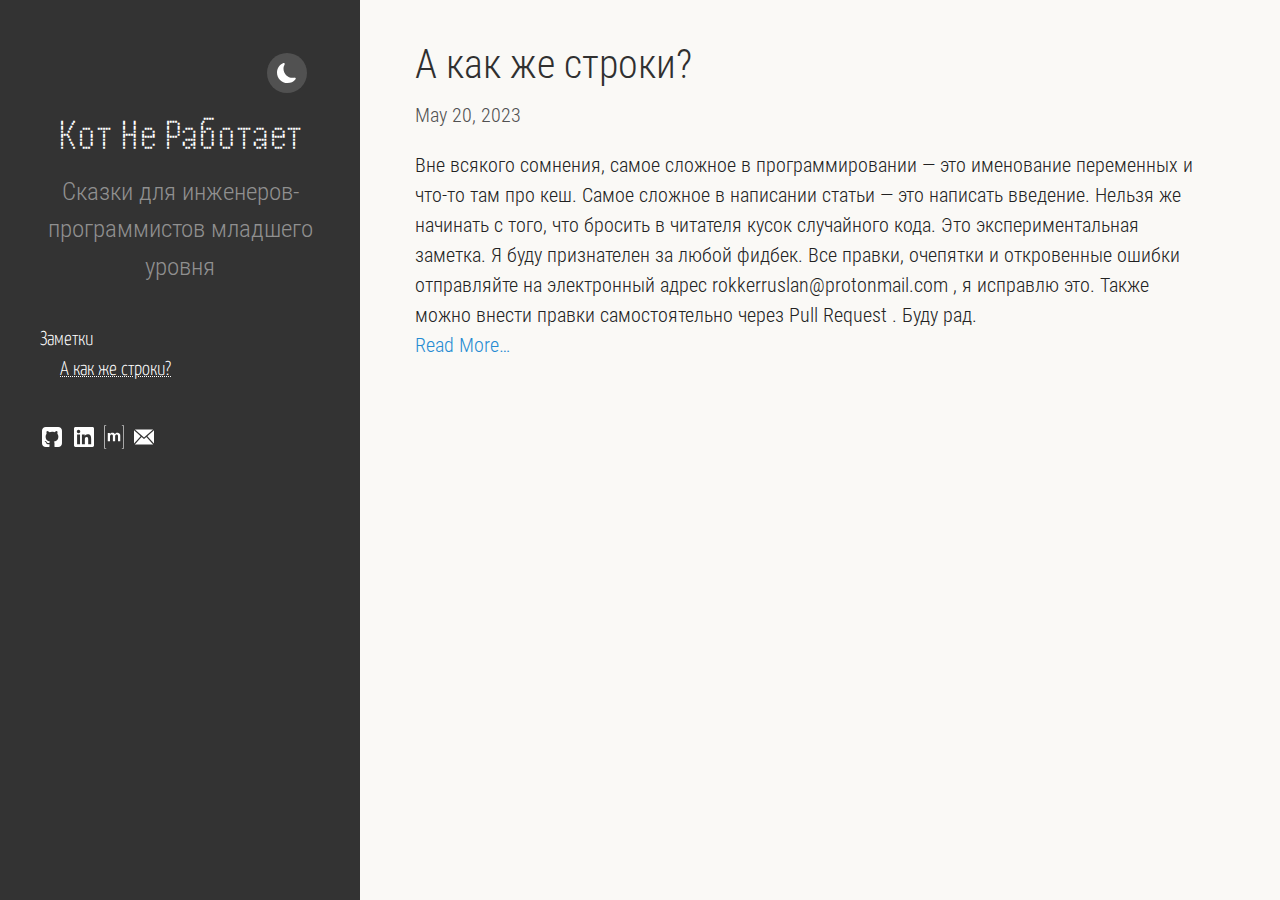
<file: index.html>
<!doctype html><html lang=ru><head><meta name=generator content="Hugo 0.115.4"><script defer language=javascript type=text/javascript src=/js/bundle.min.80ae934052b8d5ace090ee2a536dd246bb0fed7b634c40cf7c6dee916814b705.js></script><meta charset=utf-8><meta name=viewport content="width=device-width,initial-scale=1"><link rel=icon href=/favicon.png><title itemprop=name>Кот Не Работает</title><meta property="og:title" content="Кот Не Работает"><meta itemprop=name content="Кот Не Работает"><meta name=application-name content="Кот Не Работает"><meta property="og:site_name" content><meta name=description content="Сказки для инженеров-программистов младшего уровня"><meta itemprop=description content="Сказки для инженеров-программистов младшего уровня"><meta property="og:description" content="Сказки для инженеров-программистов младшего уровня"><meta name=twitter:description content="Сказки для инженеров-программистов младшего уровня"><base href=https://rokkerruslan.github.io/><link rel=canonical href=https://rokkerruslan.github.io/ itemprop=url><meta name=url content="https://rokkerruslan.github.io/"><meta property="og:url" content="https://rokkerruslan.github.io/"><meta property="og:updated_time" content="20005-20-12T50:00:23Z"><link rel=sitemap type=application/xml title=Sitemap href=https://rokkerruslan.github.io/sitemap.xml><link href=https://rokkerruslan.github.io/index.xml rel=alternate type=application/rss+xml title><meta name=robots content="index,follow"><meta name=googlebot content="index,follow"><meta name=apple-mobile-web-app-title content><meta name=apple-mobile-web-app-capable content="yes"><meta name=apple-mobile-web-app-status-bar-style content="black"><meta property="og:type" content="website"><meta name=author content><script defer type=application/ld+json>{{"@context":"http://schema.org","@type":"Article","headline":"","author":{"@type":"Person","name":""},"datePublished":"2023-05-20","description":"","wordCount":0,"mainEntityOfPage":"True","dateModified":"2023-05-20","image":{"@type":"imageObject","url":""},"publisher":{"@type":"Organization","name":"","logo":{"@type":"imageObject","url":""}}}}</script><link type=text/css rel=stylesheet href=/css/bundle.min.0700c387c5c474eda2626657513c49452ac68cd9fb67aa6e04ab79f7c3d58469.css><style>body{--sidebar-bg-color:#333;--sidebar-img-border-color:#515151;--sidebar-p-color:#909090;--sidebar-h1-color:#FFF;--sidebar-a-color:#FFF;--sidebar-socials-color:#FFF;--text-color:#222;--bkg-color:#FAF9F6;--post-title-color:#303030;--list-color:#5a5a5a;--link-color:#268bd2;--date-color:#515151;--table-border-color:#E5E5E5;--table-stripe-color:#F9F9F9;--code-color:#fff;--code-background-color:#333333;--moon-sun-color:#FFF;--moon-sun-background-color:#515151}body.dark-theme{--text-color:#eee;--bkg-color:#333;--post-title-color:#DBE2E9;--list-color:#9d9d9d;--link-color:#268bd2;--date-color:#9a9a9a;--table-border-color:#515151;--table-stripe-color:#202020;--code-color:#eee;--code-background-color:#2a2a2a}body{background-color:var(--bkg-color)}</style></head><body><div class=wrapper><aside class=sidebar><div class="container sidebar-sticky"><div class=light-dark align=right><button class=btn-light-dark title="Toggle light/dark mode"><svg class="moon" xmlns="http://www.w3.org/2000/svg" width="1em" height="1em" viewBox="0 0 16 16"><path fill="currentcolor" d="M6 .278a.768.768.0 01.08.858 7.208 7.208.0 00-.878 3.46c0 4.021 3.278 7.277 7.318 7.277.527.0 1.04-.055 1.533-.16a.787.787.0 01.81.316.733.733.0 01-.031.893A8.349 8.349.0 018.344 16C3.734 16 0 12.286.0 7.71.0 4.266 2.114 1.312 5.124.06A.752.752.0 016 .278z"/></svg><svg class="sun" xmlns="http://www.w3.org/2000/svg" width="1em" height="1em" viewBox="0 0 16 16"><path fill="currentcolor" d="M8 12a4 4 0 100-8 4 4 0 000 8zM8 0a.5.5.0 01.5.5v2a.5.5.0 01-1 0v-2A.5.5.0 018 0zm0 13a.5.5.0 01.5.5v2a.5.5.0 01-1 0v-2A.5.5.0 018 13zm8-5a.5.5.0 01-.5.5h-2a.5.5.0 010-1h2a.5.5.0 01.5.5zM3 8a.5.5.0 01-.5.5h-2a.5.5.0 010-1h2A.5.5.0 013 8zm10.657-5.657a.5.5.0 010 .707l-1.414 1.415a.5.5.0 11-.707-.708l1.414-1.414a.5.5.0 01.707.0zm-9.193 9.193a.5.5.0 010 .707L3.05 13.657a.5.5.0 01-.707-.707l1.414-1.414a.5.5.0 01.707.0zm9.193 2.121a.5.5.0 01-.707.0l-1.414-1.414a.5.5.0 01.707-.707l1.414 1.414a.5.5.0 010 .707zM4.464 4.465a.5.5.0 01-.707.0L2.343 3.05a.5.5.0 11.707-.707l1.414 1.414a.5.5.0 010 .708z"/></svg></button></div><div class=sidebar-about><h1 class=brand><a href=https://rokkerruslan.github.io><h1>Кот Не Работает</h1></a></h1><p class=lead>Сказки для инженеров-программистов младшего уровня</p></div><nav><ul class=sidebar-nav><li class=heading><a href=/posts/>Заметки</a></li><li class=sub-heading></li><li class=bullet><a href=https://rokkerruslan.github.io/posts/bytes-and-strings/>А как же строки?</a></li></ul></nav><a target=_blank class=social title=GitHub href=https://github.com/rokkerruslan><svg xmlns="http://www.w3.org/2000/svg" width="1.2em" height="1.2em" viewBox="-2 -2 24 24"><path fill="currentcolor" d="M18.88 1.099C18.147.366 17.265.0 16.233.0H3.746C2.714.0 1.832.366 1.099 1.099.366 1.832.0 2.714.0 3.746v12.487c0 1.032.366 1.914 1.099 2.647.733.733 1.615 1.099 2.647 1.099H6.66c.19.0.333-.007.429-.02a.504.504.0 00.286-.169c.095-.1.143-.245.143-.435l-.007-.885c-.004-.564-.006-1.01-.006-1.34l-.3.052c-.19.035-.43.05-.721.046a5.555 5.555.0 01-.904-.091 2.026 2.026.0 01-.872-.39 1.651 1.651.0 01-.572-.8l-.13-.3a3.25 3.25.0 00-.41-.663c-.186-.243-.375-.407-.566-.494l-.09-.065a.956.956.0 01-.17-.156.723.723.0 01-.117-.182c-.026-.061-.004-.111.065-.15.07-.04.195-.059.378-.059l.26.04c.173.034.388.138.643.311a2.1 2.1.0 01.631.677c.2.355.44.626.722.813.282.186.566.28.852.28.286.0.533-.022.742-.065a2.59 2.59.0 00.585-.196c.078-.58.29-1.028.637-1.34a8.907 8.907.0 01-1.333-.234 5.314 5.314.0 01-1.223-.507 3.5 3.5.0 01-1.047-.872c-.277-.347-.505-.802-.683-1.365-.177-.564-.266-1.215-.266-1.952.0-1.049.342-1.942 1.027-2.68-.32-.788-.29-1.673.091-2.652.252-.079.625-.02 1.119.175.494.195.856.362 1.086.5.23.14.414.257.553.352a9.233 9.233.0 012.497-.338c.859.0 1.691.113 2.498.338l.494-.312a6.997 6.997.0 011.197-.572c.46-.174.81-.221 1.054-.143.39.98.424 1.864.103 2.653.685.737 1.028 1.63 1.028 2.68.0.737-.089 1.39-.267 1.957-.177.568-.407 1.023-.689 1.366a3.65 3.65.0 01-1.053.865c-.42.234-.828.403-1.223.507a8.9 8.9.0 01-1.333.235c.45.39.676 1.005.676 1.846v3.11c0 .147.021.266.065.357a.36.36.0 00.208.189c.096.034.18.056.254.064.074.01.18.013.318.013h2.914c1.032.0 1.914-.366 2.647-1.099.732-.732 1.099-1.615 1.099-2.647V3.746c0-1.032-.367-1.914-1.1-2.647z"/></svg></a><a target=_blank class=social title=LinkedIn href=https://linkedin.com/in/rokkerruslan><svg xmlns="http://www.w3.org/2000/svg" width="1em" height="1.2em" viewBox="0 0 448 512"><path fill="currentcolor" d="M416 32H31.9C14.3 32 0 46.5.0 64.3v383.4C0 465.5 14.3 480 31.9 480H416c17.6.0 32-14.5 32-32.3V64.3c0-17.8-14.4-32.3-32-32.3zM135.4 416H69V202.2h66.5V416zm-33.2-243c-21.3.0-38.5-17.3-38.5-38.5S80.9 96 102.2 96c21.2.0 38.5 17.3 38.5 38.5.0 21.3-17.2 38.5-38.5 38.5zm282.1 243h-66.4V312c0-24.8-.5-56.7-34.5-56.7-34.6.0-39.9 27-39.9 54.9V416h-66.4V202.2h63.7v29.2h.9c8.9-16.8 30.6-34.5 62.9-34.5 67.2.0 79.7 44.3 79.7 101.9V416z"/></svg></a><a target=_blank class=social title=Matrix href=https://matrix.to/#/@rokkerruslan:matrix.org><svg xmlns="http://www.w3.org/2000/svg" width="1em" height="1.2em" viewBox="0 0 27.9 32"><path fill="currentcolor" d="m27.1 31.2v-30.5h-2.19v-.732h3.04v32h-3.04v-.732z"/><path fill="currentcolor" d="m8.23 10.4v1.54h.044c.385-.564.893-1.03 1.49-1.37.58-.323 1.25-.485 1.99-.485.72.0 1.38.14 1.97.42.595.279 1.05.771 1.36 1.48.338-.5.796-.941 1.38-1.32.58-.383 1.27-.574 2.06-.574.602.0 1.16.074 1.67.22.514.148.954.383 1.32.707.366.323.653.746.859 1.27.205.522.308 1.15.308 1.89v7.63h-3.13v-6.46c0-.383-.015-.743-.044-1.08-.0209-.307-.103-.607-.242-.882-.133-.251-.336-.458-.584-.596-.257-.146-.606-.22-1.05-.22-.44.0-.796.085-1.07.253-.272.17-.485.39-.639.662-.159.287-.264.602-.308.927-.052.347-.078.697-.078 1.05v6.35h-3.13v-6.4c0-.338-.007-.673-.021-1-.0114-.314-.0749-.623-.188-.916-.108-.277-.3-.512-.55-.673-.258-.168-.636-.253-1.14-.253-.198.0083-.394.042-.584.1-.258.0745-.498.202-.705.374-.228.184-.422.449-.584.794-.161.346-.242.798-.242 1.36v6.62h-3.13v-11.4z"/><path fill="currentcolor" d="m.936.732v30.5h2.19v.732h-3.04v-32h3.03v.732z"/></svg></a><a target=_blank class=social title=Email href=mailto:rokkerruslan@protonmail.com><svg xmlns="http://www.w3.org/2000/svg" width="1em" height="1.2em" viewBox="0 0 485.211 485.211"><path fill="currentcolor" d="M301.393 241.631 464.866 424.56H20.332l163.474-182.928 58.801 51.443 58.786-51.444zM462.174 60.651H23.027l219.579 192.142L462.174 60.651zM324.225 221.67l160.986 180.151V80.792L324.225 221.67zM0 80.792v321.029L160.972 221.64.0 80.792z"/></svg></a></div></aside><main class="content container"><div class=posts><article class=post><div class=info><h1 class=post-title><a href=https://rokkerruslan.github.io/posts/bytes-and-strings/>А как же строки?</a></h1><time datetime=2023-05-20T00:00:00Z class=post-date>May 20, 2023</time></div>Вне всякого сомнения, самое сложное в программировании — это именование переменных и что-то там про кеш. Самое сложное в написании статьи — это написать введение. Нельзя же начинать с того, что бросить в читателя кусок случайного кода.
Это экспериментальная заметка. Я буду признателен за любой фидбек.
Все правки, очепятки и откровенные ошибки отправляйте на электронный адрес rokkerruslan@protonmail.com , я исправлю это. Также можно внести правки самостоятельно через Pull Request . Буду рад.<div class=read-more-link><a href=/posts/bytes-and-strings/>Read More…</a></div></article></div></main></div></body></html>
</file>
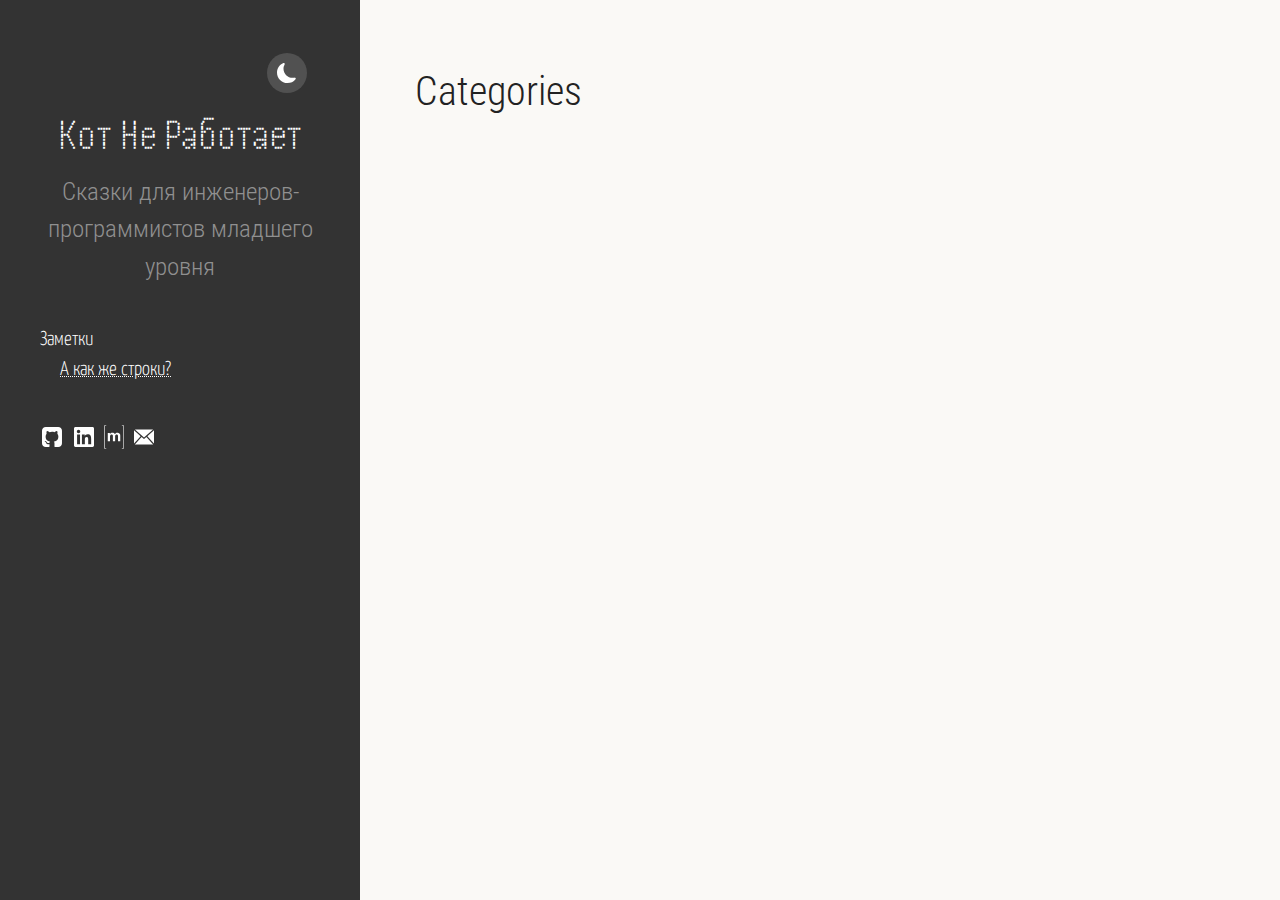
<file: categories/index.html>
<!doctype html><html lang=ru><head><script defer language=javascript type=text/javascript src=/js/bundle.min.80ae934052b8d5ace090ee2a536dd246bb0fed7b634c40cf7c6dee916814b705.js></script><meta charset=utf-8><meta name=viewport content="width=device-width,initial-scale=1"><link rel=icon href=/favicon.png><title itemprop=name></title><meta property="og:title" content="ZgotmplZ"><meta itemprop=name content="ZgotmplZ"><meta name=application-name content="ZgotmplZ"><meta property="og:site_name" content><meta name=description content><meta itemprop=description content><meta property="og:description" content><meta name=twitter:description content><base href=https://rokkerruslan.github.io/categories/><link rel=canonical href=https://rokkerruslan.github.io/categories/ itemprop=url><meta name=url content="https://rokkerruslan.github.io/categories/"><meta property="og:url" content="https://rokkerruslan.github.io/categories/"><meta property="og:updated_time" content="1001-01-12T10:00:01Z"><link rel=sitemap type=application/xml title=Sitemap href=https://rokkerruslan.github.io/sitemap.xml><link href=https://rokkerruslan.github.io/categories/index.xml rel=alternate type=application/rss+xml title><meta name=robots content="index,follow"><meta name=googlebot content="index,follow"><meta name=apple-mobile-web-app-title content><meta name=apple-mobile-web-app-capable content="yes"><meta name=apple-mobile-web-app-status-bar-style content="black"><meta property="og:type" content="website"><meta name=author content><script defer type=application/ld+json>{{"@context":"http://schema.org","@type":"Article","headline":"Categories","author":{"@type":"Person","name":""},"datePublished":"0001-01-01","description":"","wordCount":0,"mainEntityOfPage":"True","dateModified":"0001-01-01","image":{"@type":"imageObject","url":""},"publisher":{"@type":"Organization","name":"","logo":{"@type":"imageObject","url":""}}}}</script><link type=text/css rel=stylesheet href=/css/bundle.min.0700c387c5c474eda2626657513c49452ac68cd9fb67aa6e04ab79f7c3d58469.css><style>body{--sidebar-bg-color:#333;--sidebar-img-border-color:#515151;--sidebar-p-color:#909090;--sidebar-h1-color:#FFF;--sidebar-a-color:#FFF;--sidebar-socials-color:#FFF;--text-color:#222;--bkg-color:#FAF9F6;--post-title-color:#303030;--list-color:#5a5a5a;--link-color:#268bd2;--date-color:#515151;--table-border-color:#E5E5E5;--table-stripe-color:#F9F9F9;--code-color:#fff;--code-background-color:#333333;--moon-sun-color:#FFF;--moon-sun-background-color:#515151}body.dark-theme{--text-color:#eee;--bkg-color:#333;--post-title-color:#DBE2E9;--list-color:#9d9d9d;--link-color:#268bd2;--date-color:#9a9a9a;--table-border-color:#515151;--table-stripe-color:#202020;--code-color:#eee;--code-background-color:#2a2a2a}body{background-color:var(--bkg-color)}</style></head><body><div class=wrapper><aside class=sidebar><div class="container sidebar-sticky"><div class=light-dark align=right><button class=btn-light-dark title="Toggle light/dark mode"><svg class="moon" xmlns="http://www.w3.org/2000/svg" width="1em" height="1em" viewBox="0 0 16 16"><path fill="currentcolor" d="M6 .278a.768.768.0 01.08.858 7.208 7.208.0 00-.878 3.46c0 4.021 3.278 7.277 7.318 7.277.527.0 1.04-.055 1.533-.16a.787.787.0 01.81.316.733.733.0 01-.031.893A8.349 8.349.0 018.344 16C3.734 16 0 12.286.0 7.71.0 4.266 2.114 1.312 5.124.06A.752.752.0 016 .278z"/></svg><svg class="sun" xmlns="http://www.w3.org/2000/svg" width="1em" height="1em" viewBox="0 0 16 16"><path fill="currentcolor" d="M8 12a4 4 0 100-8 4 4 0 000 8zM8 0a.5.5.0 01.5.5v2a.5.5.0 01-1 0v-2A.5.5.0 018 0zm0 13a.5.5.0 01.5.5v2a.5.5.0 01-1 0v-2A.5.5.0 018 13zm8-5a.5.5.0 01-.5.5h-2a.5.5.0 010-1h2a.5.5.0 01.5.5zM3 8a.5.5.0 01-.5.5h-2a.5.5.0 010-1h2A.5.5.0 013 8zm10.657-5.657a.5.5.0 010 .707l-1.414 1.415a.5.5.0 11-.707-.708l1.414-1.414a.5.5.0 01.707.0zm-9.193 9.193a.5.5.0 010 .707L3.05 13.657a.5.5.0 01-.707-.707l1.414-1.414a.5.5.0 01.707.0zm9.193 2.121a.5.5.0 01-.707.0l-1.414-1.414a.5.5.0 01.707-.707l1.414 1.414a.5.5.0 010 .707zM4.464 4.465a.5.5.0 01-.707.0L2.343 3.05a.5.5.0 11.707-.707l1.414 1.414a.5.5.0 010 .708z"/></svg></button></div><div class=sidebar-about><h1 class=brand><a href=https://rokkerruslan.github.io><h1>Кот Не Работает</h1></a></h1><p class=lead>Сказки для инженеров-программистов младшего уровня</p></div><nav><ul class=sidebar-nav><li class=heading><a href=/posts/>Заметки</a></li><li class=sub-heading></li><li class=bullet><a href=https://rokkerruslan.github.io/posts/bytes-and-strings/>А как же строки?</a></li></ul></nav><a target=_blank class=social title=GitHub href=https://github.com/rokkerruslan><svg xmlns="http://www.w3.org/2000/svg" width="1.2em" height="1.2em" viewBox="-2 -2 24 24"><path fill="currentcolor" d="M18.88 1.099C18.147.366 17.265.0 16.233.0H3.746C2.714.0 1.832.366 1.099 1.099.366 1.832.0 2.714.0 3.746v12.487c0 1.032.366 1.914 1.099 2.647.733.733 1.615 1.099 2.647 1.099H6.66c.19.0.333-.007.429-.02a.504.504.0 00.286-.169c.095-.1.143-.245.143-.435l-.007-.885c-.004-.564-.006-1.01-.006-1.34l-.3.052c-.19.035-.43.05-.721.046a5.555 5.555.0 01-.904-.091 2.026 2.026.0 01-.872-.39 1.651 1.651.0 01-.572-.8l-.13-.3a3.25 3.25.0 00-.41-.663c-.186-.243-.375-.407-.566-.494l-.09-.065a.956.956.0 01-.17-.156.723.723.0 01-.117-.182c-.026-.061-.004-.111.065-.15.07-.04.195-.059.378-.059l.26.04c.173.034.388.138.643.311a2.1 2.1.0 01.631.677c.2.355.44.626.722.813.282.186.566.28.852.28.286.0.533-.022.742-.065a2.59 2.59.0 00.585-.196c.078-.58.29-1.028.637-1.34a8.907 8.907.0 01-1.333-.234 5.314 5.314.0 01-1.223-.507 3.5 3.5.0 01-1.047-.872c-.277-.347-.505-.802-.683-1.365-.177-.564-.266-1.215-.266-1.952.0-1.049.342-1.942 1.027-2.68-.32-.788-.29-1.673.091-2.652.252-.079.625-.02 1.119.175.494.195.856.362 1.086.5.23.14.414.257.553.352a9.233 9.233.0 012.497-.338c.859.0 1.691.113 2.498.338l.494-.312a6.997 6.997.0 011.197-.572c.46-.174.81-.221 1.054-.143.39.98.424 1.864.103 2.653.685.737 1.028 1.63 1.028 2.68.0.737-.089 1.39-.267 1.957-.177.568-.407 1.023-.689 1.366a3.65 3.65.0 01-1.053.865c-.42.234-.828.403-1.223.507a8.9 8.9.0 01-1.333.235c.45.39.676 1.005.676 1.846v3.11c0 .147.021.266.065.357a.36.36.0 00.208.189c.096.034.18.056.254.064.074.01.18.013.318.013h2.914c1.032.0 1.914-.366 2.647-1.099.732-.732 1.099-1.615 1.099-2.647V3.746c0-1.032-.367-1.914-1.1-2.647z"/></svg></a><a target=_blank class=social title=LinkedIn href=https://linkedin.com/in/rokkerruslan><svg xmlns="http://www.w3.org/2000/svg" width="1em" height="1.2em" viewBox="0 0 448 512"><path fill="currentcolor" d="M416 32H31.9C14.3 32 0 46.5.0 64.3v383.4C0 465.5 14.3 480 31.9 480H416c17.6.0 32-14.5 32-32.3V64.3c0-17.8-14.4-32.3-32-32.3zM135.4 416H69V202.2h66.5V416zm-33.2-243c-21.3.0-38.5-17.3-38.5-38.5S80.9 96 102.2 96c21.2.0 38.5 17.3 38.5 38.5.0 21.3-17.2 38.5-38.5 38.5zm282.1 243h-66.4V312c0-24.8-.5-56.7-34.5-56.7-34.6.0-39.9 27-39.9 54.9V416h-66.4V202.2h63.7v29.2h.9c8.9-16.8 30.6-34.5 62.9-34.5 67.2.0 79.7 44.3 79.7 101.9V416z"/></svg></a><a target=_blank class=social title=Matrix href=https://matrix.to/#/@rokkerruslan:matrix.org><svg xmlns="http://www.w3.org/2000/svg" width="1em" height="1.2em" viewBox="0 0 27.9 32"><path fill="currentcolor" d="m27.1 31.2v-30.5h-2.19v-.732h3.04v32h-3.04v-.732z"/><path fill="currentcolor" d="m8.23 10.4v1.54h.044c.385-.564.893-1.03 1.49-1.37.58-.323 1.25-.485 1.99-.485.72.0 1.38.14 1.97.42.595.279 1.05.771 1.36 1.48.338-.5.796-.941 1.38-1.32.58-.383 1.27-.574 2.06-.574.602.0 1.16.074 1.67.22.514.148.954.383 1.32.707.366.323.653.746.859 1.27.205.522.308 1.15.308 1.89v7.63h-3.13v-6.46c0-.383-.015-.743-.044-1.08-.0209-.307-.103-.607-.242-.882-.133-.251-.336-.458-.584-.596-.257-.146-.606-.22-1.05-.22-.44.0-.796.085-1.07.253-.272.17-.485.39-.639.662-.159.287-.264.602-.308.927-.052.347-.078.697-.078 1.05v6.35h-3.13v-6.4c0-.338-.007-.673-.021-1-.0114-.314-.0749-.623-.188-.916-.108-.277-.3-.512-.55-.673-.258-.168-.636-.253-1.14-.253-.198.0083-.394.042-.584.1-.258.0745-.498.202-.705.374-.228.184-.422.449-.584.794-.161.346-.242.798-.242 1.36v6.62h-3.13v-11.4z"/><path fill="currentcolor" d="m.936.732v30.5h2.19v.732h-3.04v-32h3.03v.732z"/></svg></a><a target=_blank class=social title=Email href=mailto:rokkerruslan@protonmail.com><svg xmlns="http://www.w3.org/2000/svg" width="1em" height="1.2em" viewBox="0 0 485.211 485.211"><path fill="currentcolor" d="M301.393 241.631 464.866 424.56H20.332l163.474-182.928 58.801 51.443 58.786-51.444zM462.174 60.651H23.027l219.579 192.142L462.174 60.651zM324.225 221.67l160.986 180.151V80.792L324.225 221.67zM0 80.792v321.029L160.972 221.64.0 80.792z"/></svg></a></div></aside><main class="content container"><h1 class=title>Categories</h1><ul class=entries></ul></main></div></body></html>
</file>
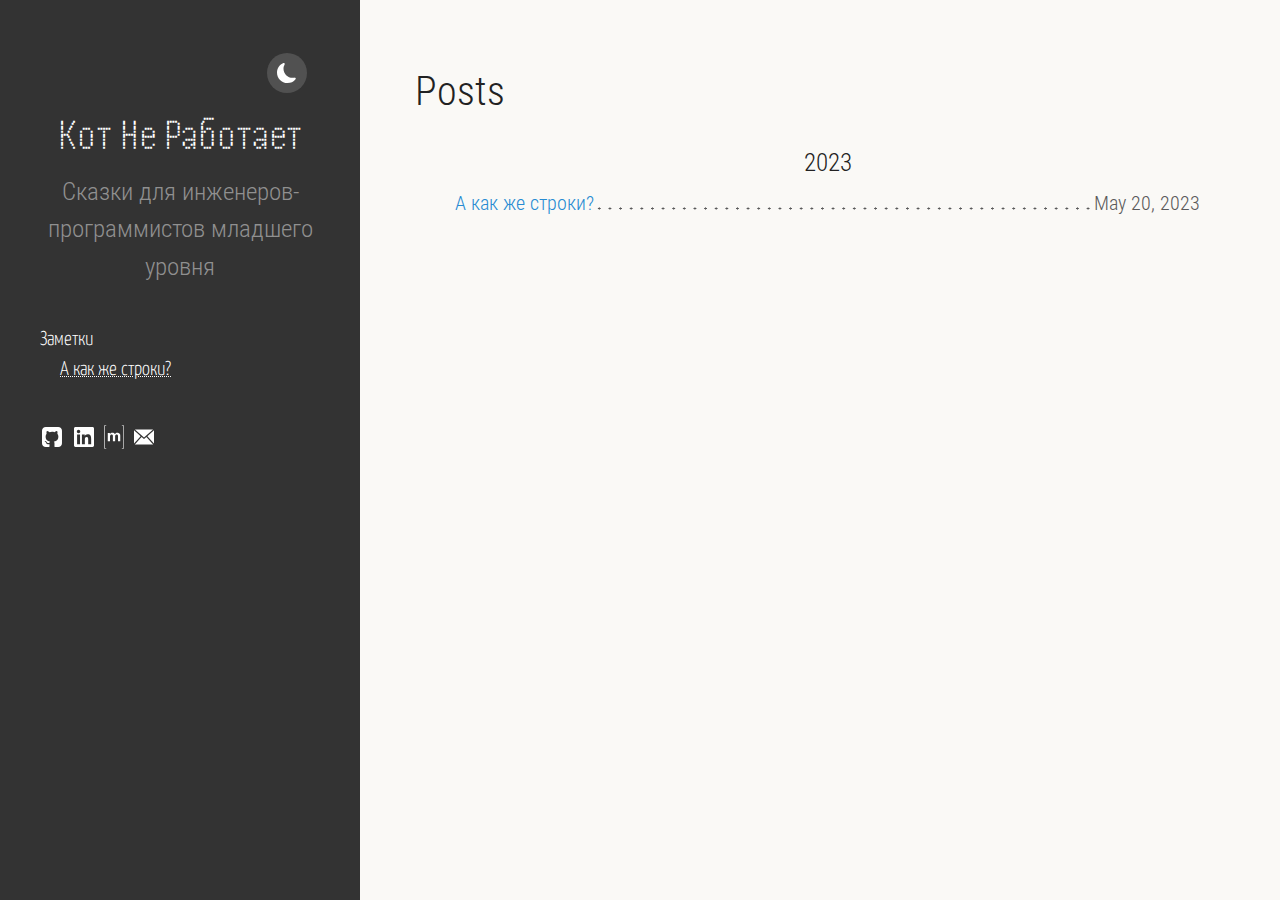
<file: posts/index.html>
<!doctype html><html lang=ru><head><script defer language=javascript type=text/javascript src=/js/bundle.min.80ae934052b8d5ace090ee2a536dd246bb0fed7b634c40cf7c6dee916814b705.js></script><meta charset=utf-8><meta name=viewport content="width=device-width,initial-scale=1"><link rel=icon href=/favicon.png><title itemprop=name>Кот Не Работает - Posts</title><meta property="og:title" content="Кот Не Работает - Posts"><meta itemprop=name content="Кот Не Работает - Posts"><meta name=application-name content="Кот Не Работает - Posts"><meta property="og:site_name" content><meta name=description content><meta itemprop=description content><meta property="og:description" content><meta name=twitter:description content><base href=https://rokkerruslan.github.io/posts/><link rel=canonical href=https://rokkerruslan.github.io/posts/ itemprop=url><meta name=url content="https://rokkerruslan.github.io/posts/"><meta property="og:url" content="https://rokkerruslan.github.io/posts/"><meta property="og:updated_time" content="20005-20-12T50:00:23Z"><link rel=sitemap type=application/xml title=Sitemap href=https://rokkerruslan.github.io/sitemap.xml><link href=https://rokkerruslan.github.io/posts/index.xml rel=alternate type=application/rss+xml title><meta name=robots content="index,follow"><meta name=googlebot content="index,follow"><meta name=apple-mobile-web-app-title content><meta name=apple-mobile-web-app-capable content="yes"><meta name=apple-mobile-web-app-status-bar-style content="black"><link rel=first href=/posts/><link rel=last href=/posts/><meta property="og:type" content="article"><meta property="article:publisher" content><meta property="og:article:published_time" content="20005-20-12T50:00:23Z"><meta property="article:published_time" content="20005-20-12T50:00:23Z"><script defer type=application/ld+json>{"@context":"http://schema.org","@type":"Article","headline":"Posts","author":{"@type":"Person","name":"https:\/\/github.com\/rokkerruslan"},"datePublished":"2023-05-20","description":"","wordCount":0,"mainEntityOfPage":"True","dateModified":"2023-05-20","image":{"@type":"imageObject","url":""},"publisher":{"@type":"Organization","name":"","logo":{"@type":"imageObject","url":""}}}</script><link type=text/css rel=stylesheet href=/css/bundle.min.0700c387c5c474eda2626657513c49452ac68cd9fb67aa6e04ab79f7c3d58469.css><style>body{--sidebar-bg-color:#333;--sidebar-img-border-color:#515151;--sidebar-p-color:#909090;--sidebar-h1-color:#FFF;--sidebar-a-color:#FFF;--sidebar-socials-color:#FFF;--text-color:#222;--bkg-color:#FAF9F6;--post-title-color:#303030;--list-color:#5a5a5a;--link-color:#268bd2;--date-color:#515151;--table-border-color:#E5E5E5;--table-stripe-color:#F9F9F9;--code-color:#fff;--code-background-color:#333333;--moon-sun-color:#FFF;--moon-sun-background-color:#515151}body.dark-theme{--text-color:#eee;--bkg-color:#333;--post-title-color:#DBE2E9;--list-color:#9d9d9d;--link-color:#268bd2;--date-color:#9a9a9a;--table-border-color:#515151;--table-stripe-color:#202020;--code-color:#eee;--code-background-color:#2a2a2a}body{background-color:var(--bkg-color)}</style></head><body><div class=wrapper><aside class=sidebar><div class="container sidebar-sticky"><div class=light-dark align=right><button class=btn-light-dark title="Toggle light/dark mode"><svg class="moon" xmlns="http://www.w3.org/2000/svg" width="1em" height="1em" viewBox="0 0 16 16"><path fill="currentcolor" d="M6 .278a.768.768.0 01.08.858 7.208 7.208.0 00-.878 3.46c0 4.021 3.278 7.277 7.318 7.277.527.0 1.04-.055 1.533-.16a.787.787.0 01.81.316.733.733.0 01-.031.893A8.349 8.349.0 018.344 16C3.734 16 0 12.286.0 7.71.0 4.266 2.114 1.312 5.124.06A.752.752.0 016 .278z"/></svg><svg class="sun" xmlns="http://www.w3.org/2000/svg" width="1em" height="1em" viewBox="0 0 16 16"><path fill="currentcolor" d="M8 12a4 4 0 100-8 4 4 0 000 8zM8 0a.5.5.0 01.5.5v2a.5.5.0 01-1 0v-2A.5.5.0 018 0zm0 13a.5.5.0 01.5.5v2a.5.5.0 01-1 0v-2A.5.5.0 018 13zm8-5a.5.5.0 01-.5.5h-2a.5.5.0 010-1h2a.5.5.0 01.5.5zM3 8a.5.5.0 01-.5.5h-2a.5.5.0 010-1h2A.5.5.0 013 8zm10.657-5.657a.5.5.0 010 .707l-1.414 1.415a.5.5.0 11-.707-.708l1.414-1.414a.5.5.0 01.707.0zm-9.193 9.193a.5.5.0 010 .707L3.05 13.657a.5.5.0 01-.707-.707l1.414-1.414a.5.5.0 01.707.0zm9.193 2.121a.5.5.0 01-.707.0l-1.414-1.414a.5.5.0 01.707-.707l1.414 1.414a.5.5.0 010 .707zM4.464 4.465a.5.5.0 01-.707.0L2.343 3.05a.5.5.0 11.707-.707l1.414 1.414a.5.5.0 010 .708z"/></svg></button></div><div class=sidebar-about><h1 class=brand><a href=https://rokkerruslan.github.io><h1>Кот Не Работает</h1></a></h1><p class=lead>Сказки для инженеров-программистов младшего уровня</p></div><nav><ul class=sidebar-nav><li class=heading><a href=/posts/>Заметки</a></li><li class=sub-heading></li><li class=bullet><a href=https://rokkerruslan.github.io/posts/bytes-and-strings/>А как же строки?</a></li></ul></nav><a target=_blank class=social title=GitHub href=https://github.com/rokkerruslan><svg xmlns="http://www.w3.org/2000/svg" width="1.2em" height="1.2em" viewBox="-2 -2 24 24"><path fill="currentcolor" d="M18.88 1.099C18.147.366 17.265.0 16.233.0H3.746C2.714.0 1.832.366 1.099 1.099.366 1.832.0 2.714.0 3.746v12.487c0 1.032.366 1.914 1.099 2.647.733.733 1.615 1.099 2.647 1.099H6.66c.19.0.333-.007.429-.02a.504.504.0 00.286-.169c.095-.1.143-.245.143-.435l-.007-.885c-.004-.564-.006-1.01-.006-1.34l-.3.052c-.19.035-.43.05-.721.046a5.555 5.555.0 01-.904-.091 2.026 2.026.0 01-.872-.39 1.651 1.651.0 01-.572-.8l-.13-.3a3.25 3.25.0 00-.41-.663c-.186-.243-.375-.407-.566-.494l-.09-.065a.956.956.0 01-.17-.156.723.723.0 01-.117-.182c-.026-.061-.004-.111.065-.15.07-.04.195-.059.378-.059l.26.04c.173.034.388.138.643.311a2.1 2.1.0 01.631.677c.2.355.44.626.722.813.282.186.566.28.852.28.286.0.533-.022.742-.065a2.59 2.59.0 00.585-.196c.078-.58.29-1.028.637-1.34a8.907 8.907.0 01-1.333-.234 5.314 5.314.0 01-1.223-.507 3.5 3.5.0 01-1.047-.872c-.277-.347-.505-.802-.683-1.365-.177-.564-.266-1.215-.266-1.952.0-1.049.342-1.942 1.027-2.68-.32-.788-.29-1.673.091-2.652.252-.079.625-.02 1.119.175.494.195.856.362 1.086.5.23.14.414.257.553.352a9.233 9.233.0 012.497-.338c.859.0 1.691.113 2.498.338l.494-.312a6.997 6.997.0 011.197-.572c.46-.174.81-.221 1.054-.143.39.98.424 1.864.103 2.653.685.737 1.028 1.63 1.028 2.68.0.737-.089 1.39-.267 1.957-.177.568-.407 1.023-.689 1.366a3.65 3.65.0 01-1.053.865c-.42.234-.828.403-1.223.507a8.9 8.9.0 01-1.333.235c.45.39.676 1.005.676 1.846v3.11c0 .147.021.266.065.357a.36.36.0 00.208.189c.096.034.18.056.254.064.074.01.18.013.318.013h2.914c1.032.0 1.914-.366 2.647-1.099.732-.732 1.099-1.615 1.099-2.647V3.746c0-1.032-.367-1.914-1.1-2.647z"/></svg></a><a target=_blank class=social title=LinkedIn href=https://linkedin.com/in/rokkerruslan><svg xmlns="http://www.w3.org/2000/svg" width="1em" height="1.2em" viewBox="0 0 448 512"><path fill="currentcolor" d="M416 32H31.9C14.3 32 0 46.5.0 64.3v383.4C0 465.5 14.3 480 31.9 480H416c17.6.0 32-14.5 32-32.3V64.3c0-17.8-14.4-32.3-32-32.3zM135.4 416H69V202.2h66.5V416zm-33.2-243c-21.3.0-38.5-17.3-38.5-38.5S80.9 96 102.2 96c21.2.0 38.5 17.3 38.5 38.5.0 21.3-17.2 38.5-38.5 38.5zm282.1 243h-66.4V312c0-24.8-.5-56.7-34.5-56.7-34.6.0-39.9 27-39.9 54.9V416h-66.4V202.2h63.7v29.2h.9c8.9-16.8 30.6-34.5 62.9-34.5 67.2.0 79.7 44.3 79.7 101.9V416z"/></svg></a><a target=_blank class=social title=Matrix href=https://matrix.to/#/@rokkerruslan:matrix.org><svg xmlns="http://www.w3.org/2000/svg" width="1em" height="1.2em" viewBox="0 0 27.9 32"><path fill="currentcolor" d="m27.1 31.2v-30.5h-2.19v-.732h3.04v32h-3.04v-.732z"/><path fill="currentcolor" d="m8.23 10.4v1.54h.044c.385-.564.893-1.03 1.49-1.37.58-.323 1.25-.485 1.99-.485.72.0 1.38.14 1.97.42.595.279 1.05.771 1.36 1.48.338-.5.796-.941 1.38-1.32.58-.383 1.27-.574 2.06-.574.602.0 1.16.074 1.67.22.514.148.954.383 1.32.707.366.323.653.746.859 1.27.205.522.308 1.15.308 1.89v7.63h-3.13v-6.46c0-.383-.015-.743-.044-1.08-.0209-.307-.103-.607-.242-.882-.133-.251-.336-.458-.584-.596-.257-.146-.606-.22-1.05-.22-.44.0-.796.085-1.07.253-.272.17-.485.39-.639.662-.159.287-.264.602-.308.927-.052.347-.078.697-.078 1.05v6.35h-3.13v-6.4c0-.338-.007-.673-.021-1-.0114-.314-.0749-.623-.188-.916-.108-.277-.3-.512-.55-.673-.258-.168-.636-.253-1.14-.253-.198.0083-.394.042-.584.1-.258.0745-.498.202-.705.374-.228.184-.422.449-.584.794-.161.346-.242.798-.242 1.36v6.62h-3.13v-11.4z"/><path fill="currentcolor" d="m.936.732v30.5h2.19v.732h-3.04v-32h3.03v.732z"/></svg></a><a target=_blank class=social title=Email href=mailto:rokkerruslan@protonmail.com><svg xmlns="http://www.w3.org/2000/svg" width="1em" height="1.2em" viewBox="0 0 485.211 485.211"><path fill="currentcolor" d="M301.393 241.631 464.866 424.56H20.332l163.474-182.928 58.801 51.443 58.786-51.444zM462.174 60.651H23.027l219.579 192.142L462.174 60.651zM324.225 221.67l160.986 180.151V80.792L324.225 221.67zM0 80.792v321.029L160.972 221.64.0 80.792z"/></svg></a></div></aside><main class="content container"><h1 class=title>Posts</h1><ul class=entries><h3 style=text-align:center>2023</h3><li><span class=title><a href=/posts/bytes-and-strings/>А как же строки?</a></span>
<span class=published><time class="pull-right post-list">May 20, 2023</time></span></li></ul></main></div></body></html>
</file>
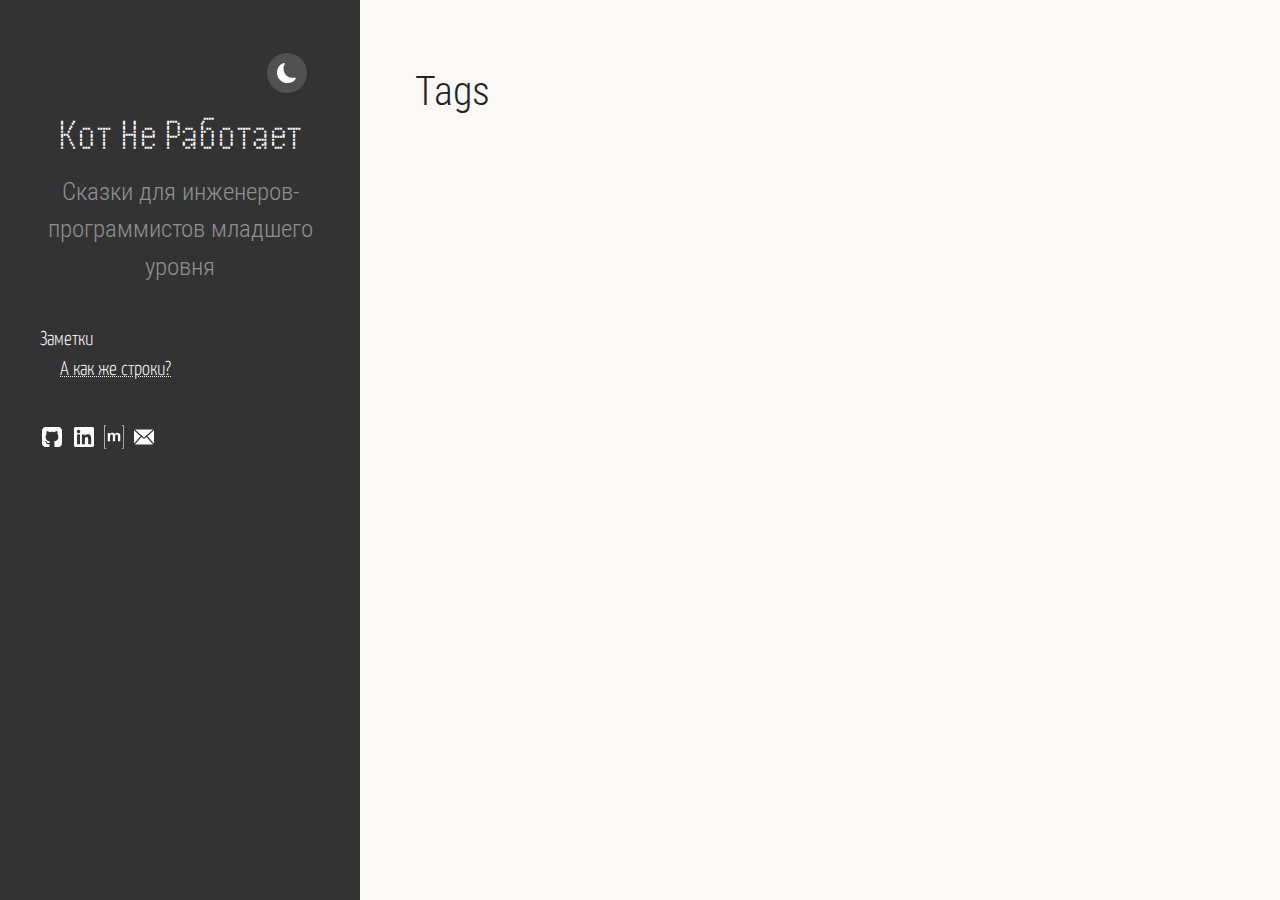
<file: tags/index.html>
<!doctype html><html lang=ru><head><script defer language=javascript type=text/javascript src=/js/bundle.min.80ae934052b8d5ace090ee2a536dd246bb0fed7b634c40cf7c6dee916814b705.js></script><meta charset=utf-8><meta name=viewport content="width=device-width,initial-scale=1"><link rel=icon href=/favicon.png><title itemprop=name></title><meta property="og:title" content="ZgotmplZ"><meta itemprop=name content="ZgotmplZ"><meta name=application-name content="ZgotmplZ"><meta property="og:site_name" content><meta name=description content><meta itemprop=description content><meta property="og:description" content><meta name=twitter:description content><base href=https://rokkerruslan.github.io/tags/><link rel=canonical href=https://rokkerruslan.github.io/tags/ itemprop=url><meta name=url content="https://rokkerruslan.github.io/tags/"><meta property="og:url" content="https://rokkerruslan.github.io/tags/"><meta property="og:updated_time" content="1001-01-12T10:00:01Z"><link rel=sitemap type=application/xml title=Sitemap href=https://rokkerruslan.github.io/sitemap.xml><link href=https://rokkerruslan.github.io/tags/index.xml rel=alternate type=application/rss+xml title><meta name=robots content="index,follow"><meta name=googlebot content="index,follow"><meta name=apple-mobile-web-app-title content><meta name=apple-mobile-web-app-capable content="yes"><meta name=apple-mobile-web-app-status-bar-style content="black"><meta property="og:type" content="website"><meta name=author content><script defer type=application/ld+json>{{"@context":"http://schema.org","@type":"Article","headline":"Tags","author":{"@type":"Person","name":""},"datePublished":"0001-01-01","description":"","wordCount":0,"mainEntityOfPage":"True","dateModified":"0001-01-01","image":{"@type":"imageObject","url":""},"publisher":{"@type":"Organization","name":"","logo":{"@type":"imageObject","url":""}}}}</script><link type=text/css rel=stylesheet href=/css/bundle.min.0700c387c5c474eda2626657513c49452ac68cd9fb67aa6e04ab79f7c3d58469.css><style>body{--sidebar-bg-color:#333;--sidebar-img-border-color:#515151;--sidebar-p-color:#909090;--sidebar-h1-color:#FFF;--sidebar-a-color:#FFF;--sidebar-socials-color:#FFF;--text-color:#222;--bkg-color:#FAF9F6;--post-title-color:#303030;--list-color:#5a5a5a;--link-color:#268bd2;--date-color:#515151;--table-border-color:#E5E5E5;--table-stripe-color:#F9F9F9;--code-color:#fff;--code-background-color:#333333;--moon-sun-color:#FFF;--moon-sun-background-color:#515151}body.dark-theme{--text-color:#eee;--bkg-color:#333;--post-title-color:#DBE2E9;--list-color:#9d9d9d;--link-color:#268bd2;--date-color:#9a9a9a;--table-border-color:#515151;--table-stripe-color:#202020;--code-color:#eee;--code-background-color:#2a2a2a}body{background-color:var(--bkg-color)}</style></head><body><div class=wrapper><aside class=sidebar><div class="container sidebar-sticky"><div class=light-dark align=right><button class=btn-light-dark title="Toggle light/dark mode"><svg class="moon" xmlns="http://www.w3.org/2000/svg" width="1em" height="1em" viewBox="0 0 16 16"><path fill="currentcolor" d="M6 .278a.768.768.0 01.08.858 7.208 7.208.0 00-.878 3.46c0 4.021 3.278 7.277 7.318 7.277.527.0 1.04-.055 1.533-.16a.787.787.0 01.81.316.733.733.0 01-.031.893A8.349 8.349.0 018.344 16C3.734 16 0 12.286.0 7.71.0 4.266 2.114 1.312 5.124.06A.752.752.0 016 .278z"/></svg><svg class="sun" xmlns="http://www.w3.org/2000/svg" width="1em" height="1em" viewBox="0 0 16 16"><path fill="currentcolor" d="M8 12a4 4 0 100-8 4 4 0 000 8zM8 0a.5.5.0 01.5.5v2a.5.5.0 01-1 0v-2A.5.5.0 018 0zm0 13a.5.5.0 01.5.5v2a.5.5.0 01-1 0v-2A.5.5.0 018 13zm8-5a.5.5.0 01-.5.5h-2a.5.5.0 010-1h2a.5.5.0 01.5.5zM3 8a.5.5.0 01-.5.5h-2a.5.5.0 010-1h2A.5.5.0 013 8zm10.657-5.657a.5.5.0 010 .707l-1.414 1.415a.5.5.0 11-.707-.708l1.414-1.414a.5.5.0 01.707.0zm-9.193 9.193a.5.5.0 010 .707L3.05 13.657a.5.5.0 01-.707-.707l1.414-1.414a.5.5.0 01.707.0zm9.193 2.121a.5.5.0 01-.707.0l-1.414-1.414a.5.5.0 01.707-.707l1.414 1.414a.5.5.0 010 .707zM4.464 4.465a.5.5.0 01-.707.0L2.343 3.05a.5.5.0 11.707-.707l1.414 1.414a.5.5.0 010 .708z"/></svg></button></div><div class=sidebar-about><h1 class=brand><a href=https://rokkerruslan.github.io><h1>Кот Не Работает</h1></a></h1><p class=lead>Сказки для инженеров-программистов младшего уровня</p></div><nav><ul class=sidebar-nav><li class=heading><a href=/posts/>Заметки</a></li><li class=sub-heading></li><li class=bullet><a href=https://rokkerruslan.github.io/posts/bytes-and-strings/>А как же строки?</a></li></ul></nav><a target=_blank class=social title=GitHub href=https://github.com/rokkerruslan><svg xmlns="http://www.w3.org/2000/svg" width="1.2em" height="1.2em" viewBox="-2 -2 24 24"><path fill="currentcolor" d="M18.88 1.099C18.147.366 17.265.0 16.233.0H3.746C2.714.0 1.832.366 1.099 1.099.366 1.832.0 2.714.0 3.746v12.487c0 1.032.366 1.914 1.099 2.647.733.733 1.615 1.099 2.647 1.099H6.66c.19.0.333-.007.429-.02a.504.504.0 00.286-.169c.095-.1.143-.245.143-.435l-.007-.885c-.004-.564-.006-1.01-.006-1.34l-.3.052c-.19.035-.43.05-.721.046a5.555 5.555.0 01-.904-.091 2.026 2.026.0 01-.872-.39 1.651 1.651.0 01-.572-.8l-.13-.3a3.25 3.25.0 00-.41-.663c-.186-.243-.375-.407-.566-.494l-.09-.065a.956.956.0 01-.17-.156.723.723.0 01-.117-.182c-.026-.061-.004-.111.065-.15.07-.04.195-.059.378-.059l.26.04c.173.034.388.138.643.311a2.1 2.1.0 01.631.677c.2.355.44.626.722.813.282.186.566.28.852.28.286.0.533-.022.742-.065a2.59 2.59.0 00.585-.196c.078-.58.29-1.028.637-1.34a8.907 8.907.0 01-1.333-.234 5.314 5.314.0 01-1.223-.507 3.5 3.5.0 01-1.047-.872c-.277-.347-.505-.802-.683-1.365-.177-.564-.266-1.215-.266-1.952.0-1.049.342-1.942 1.027-2.68-.32-.788-.29-1.673.091-2.652.252-.079.625-.02 1.119.175.494.195.856.362 1.086.5.23.14.414.257.553.352a9.233 9.233.0 012.497-.338c.859.0 1.691.113 2.498.338l.494-.312a6.997 6.997.0 011.197-.572c.46-.174.81-.221 1.054-.143.39.98.424 1.864.103 2.653.685.737 1.028 1.63 1.028 2.68.0.737-.089 1.39-.267 1.957-.177.568-.407 1.023-.689 1.366a3.65 3.65.0 01-1.053.865c-.42.234-.828.403-1.223.507a8.9 8.9.0 01-1.333.235c.45.39.676 1.005.676 1.846v3.11c0 .147.021.266.065.357a.36.36.0 00.208.189c.096.034.18.056.254.064.074.01.18.013.318.013h2.914c1.032.0 1.914-.366 2.647-1.099.732-.732 1.099-1.615 1.099-2.647V3.746c0-1.032-.367-1.914-1.1-2.647z"/></svg></a><a target=_blank class=social title=LinkedIn href=https://linkedin.com/in/rokkerruslan><svg xmlns="http://www.w3.org/2000/svg" width="1em" height="1.2em" viewBox="0 0 448 512"><path fill="currentcolor" d="M416 32H31.9C14.3 32 0 46.5.0 64.3v383.4C0 465.5 14.3 480 31.9 480H416c17.6.0 32-14.5 32-32.3V64.3c0-17.8-14.4-32.3-32-32.3zM135.4 416H69V202.2h66.5V416zm-33.2-243c-21.3.0-38.5-17.3-38.5-38.5S80.9 96 102.2 96c21.2.0 38.5 17.3 38.5 38.5.0 21.3-17.2 38.5-38.5 38.5zm282.1 243h-66.4V312c0-24.8-.5-56.7-34.5-56.7-34.6.0-39.9 27-39.9 54.9V416h-66.4V202.2h63.7v29.2h.9c8.9-16.8 30.6-34.5 62.9-34.5 67.2.0 79.7 44.3 79.7 101.9V416z"/></svg></a><a target=_blank class=social title=Matrix href=https://matrix.to/#/@rokkerruslan:matrix.org><svg xmlns="http://www.w3.org/2000/svg" width="1em" height="1.2em" viewBox="0 0 27.9 32"><path fill="currentcolor" d="m27.1 31.2v-30.5h-2.19v-.732h3.04v32h-3.04v-.732z"/><path fill="currentcolor" d="m8.23 10.4v1.54h.044c.385-.564.893-1.03 1.49-1.37.58-.323 1.25-.485 1.99-.485.72.0 1.38.14 1.97.42.595.279 1.05.771 1.36 1.48.338-.5.796-.941 1.38-1.32.58-.383 1.27-.574 2.06-.574.602.0 1.16.074 1.67.22.514.148.954.383 1.32.707.366.323.653.746.859 1.27.205.522.308 1.15.308 1.89v7.63h-3.13v-6.46c0-.383-.015-.743-.044-1.08-.0209-.307-.103-.607-.242-.882-.133-.251-.336-.458-.584-.596-.257-.146-.606-.22-1.05-.22-.44.0-.796.085-1.07.253-.272.17-.485.39-.639.662-.159.287-.264.602-.308.927-.052.347-.078.697-.078 1.05v6.35h-3.13v-6.4c0-.338-.007-.673-.021-1-.0114-.314-.0749-.623-.188-.916-.108-.277-.3-.512-.55-.673-.258-.168-.636-.253-1.14-.253-.198.0083-.394.042-.584.1-.258.0745-.498.202-.705.374-.228.184-.422.449-.584.794-.161.346-.242.798-.242 1.36v6.62h-3.13v-11.4z"/><path fill="currentcolor" d="m.936.732v30.5h2.19v.732h-3.04v-32h3.03v.732z"/></svg></a><a target=_blank class=social title=Email href=mailto:rokkerruslan@protonmail.com><svg xmlns="http://www.w3.org/2000/svg" width="1em" height="1.2em" viewBox="0 0 485.211 485.211"><path fill="currentcolor" d="M301.393 241.631 464.866 424.56H20.332l163.474-182.928 58.801 51.443 58.786-51.444zM462.174 60.651H23.027l219.579 192.142L462.174 60.651zM324.225 221.67l160.986 180.151V80.792L324.225 221.67zM0 80.792v321.029L160.972 221.64.0 80.792z"/></svg></a></div></aside><main class="content container"><h1 class=title>Tags</h1><ul class=entries></ul></main></div></body></html>
</file>
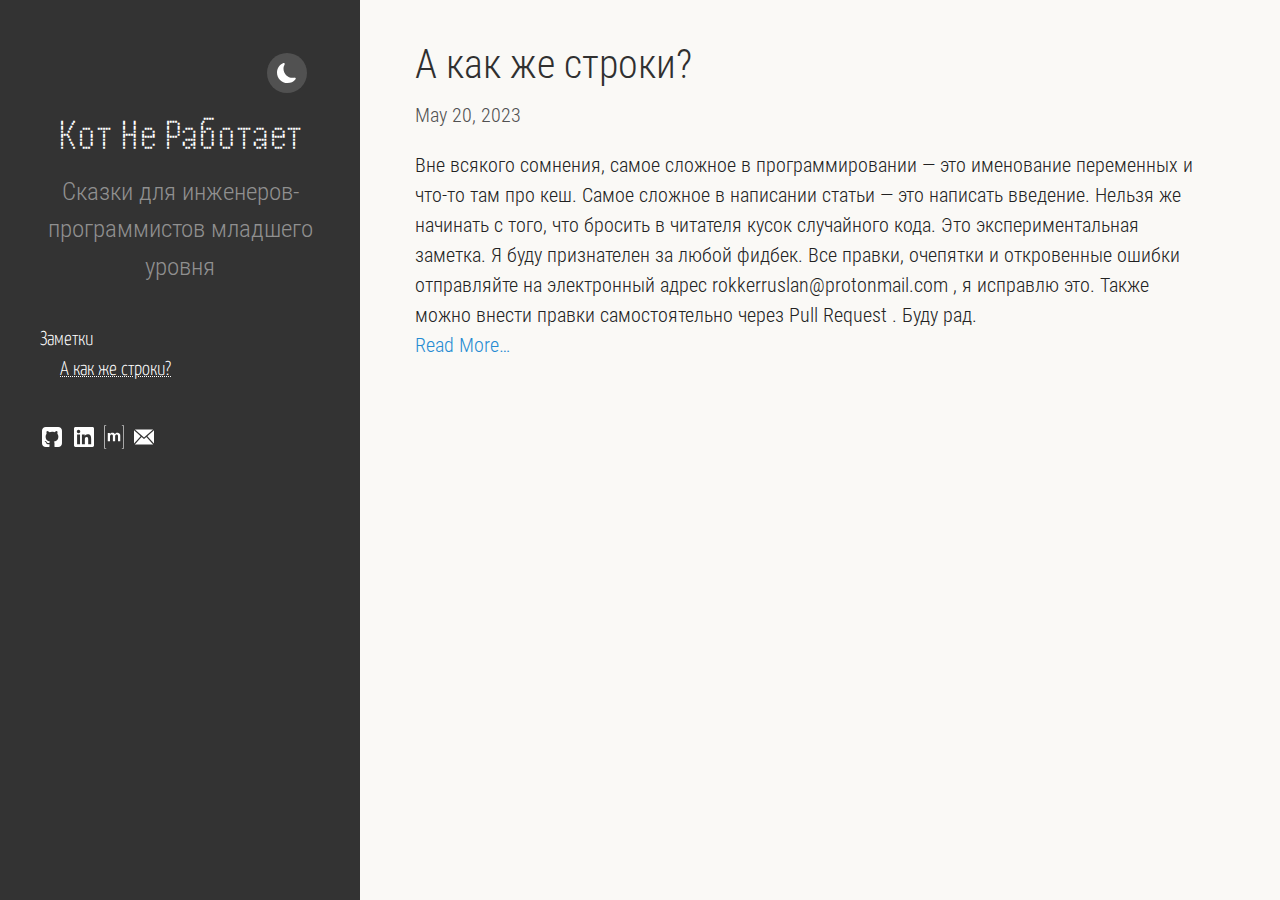
<file: page/1/index.html>
<!doctype html><html lang=ru-ru><head><title>https://rokkerruslan.github.io/</title><link rel=canonical href=https://rokkerruslan.github.io/><meta name=robots content="noindex"><meta charset=utf-8><meta http-equiv=refresh content="0; url=https://rokkerruslan.github.io/"></head></html>
</file>
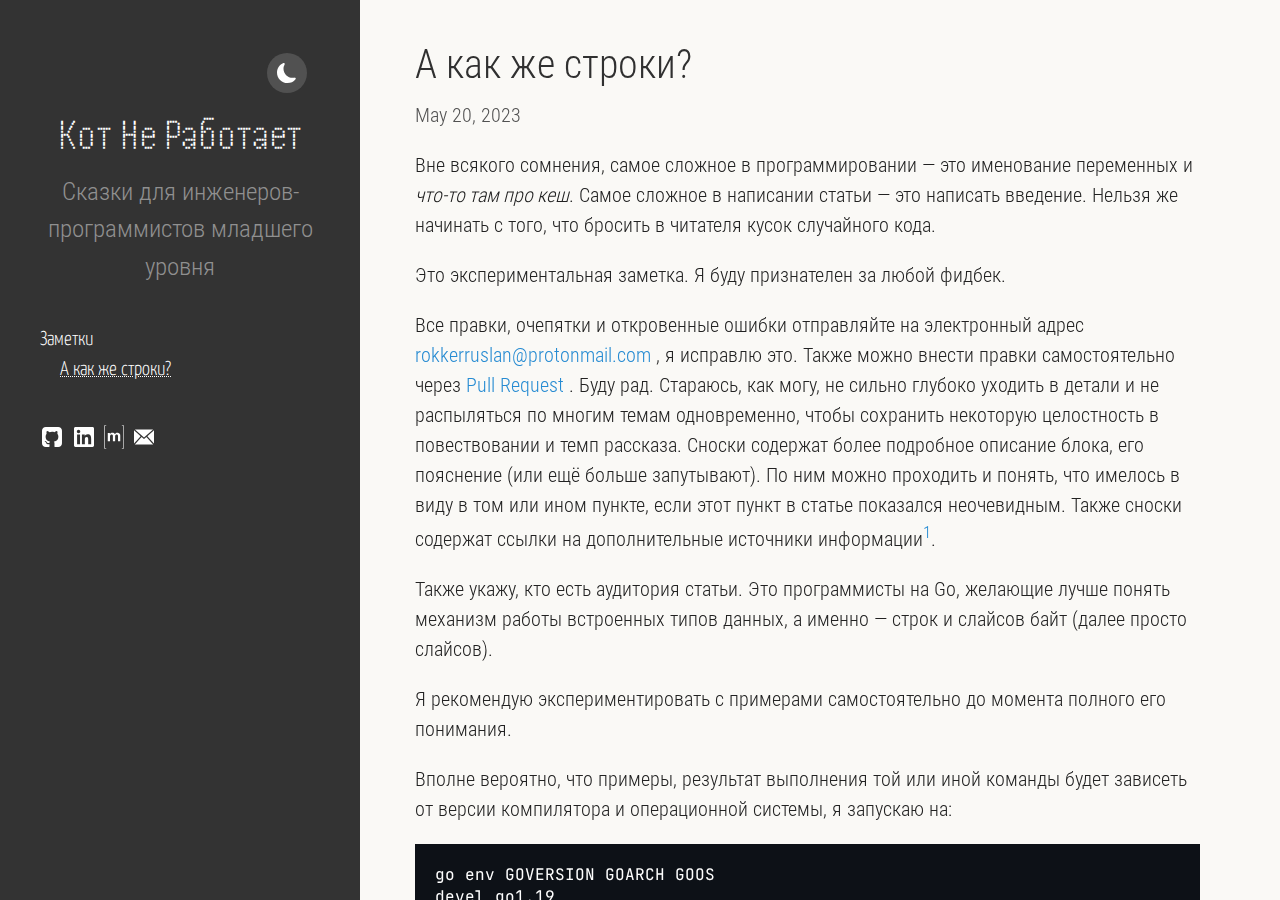
<file: posts/bytes-and-strings/index.html>
<!doctype html><html lang=ru><head><script defer language=javascript type=text/javascript src=/js/bundle.min.80ae934052b8d5ace090ee2a536dd246bb0fed7b634c40cf7c6dee916814b705.js></script><meta charset=utf-8><meta name=viewport content="width=device-width,initial-scale=1"><link rel=icon href=/favicon.png><title itemprop=name>Кот Не Работает - А как же строки?</title><meta property="og:title" content="Кот Не Работает - А как же строки?"><meta itemprop=name content="Кот Не Работает - А как же строки?"><meta name=application-name content="Кот Не Работает - А как же строки?"><meta property="og:site_name" content><meta name=description content><meta itemprop=description content><meta property="og:description" content><meta name=twitter:description content><base href=https://rokkerruslan.github.io/posts/bytes-and-strings/><link rel=canonical href=https://rokkerruslan.github.io/posts/bytes-and-strings/ itemprop=url><meta name=url content="https://rokkerruslan.github.io/posts/bytes-and-strings/"><meta property="og:url" content="https://rokkerruslan.github.io/posts/bytes-and-strings/"><meta property="og:updated_time" content="20005-20-12T50:00:23Z"><link rel=sitemap type=application/xml title=Sitemap href=https://rokkerruslan.github.io/sitemap.xml><meta name=robots content="index,follow"><meta name=googlebot content="index,follow"><meta name=apple-mobile-web-app-title content><meta name=apple-mobile-web-app-capable content="yes"><meta name=apple-mobile-web-app-status-bar-style content="black"><meta property="og:type" content="article"><meta property="article:publisher" content><meta property="og:article:published_time" content="20005-20-12T50:00:23Z"><meta property="article:published_time" content="20005-20-12T50:00:23Z"><script defer type=application/ld+json>{"@context":"http://schema.org","@type":"Article","headline":"А как же строки?","author":{"@type":"Person","name":"https:\/\/github.com\/rokkerruslan"},"datePublished":"2023-05-20","description":"","wordCount":5002,"mainEntityOfPage":"True","dateModified":"2023-05-20","image":{"@type":"imageObject","url":""},"publisher":{"@type":"Organization","name":"","logo":{"@type":"imageObject","url":""}}}</script><link type=text/css rel=stylesheet href=/css/bundle.min.0700c387c5c474eda2626657513c49452ac68cd9fb67aa6e04ab79f7c3d58469.css><style>body{--sidebar-bg-color:#333;--sidebar-img-border-color:#515151;--sidebar-p-color:#909090;--sidebar-h1-color:#FFF;--sidebar-a-color:#FFF;--sidebar-socials-color:#FFF;--text-color:#222;--bkg-color:#FAF9F6;--post-title-color:#303030;--list-color:#5a5a5a;--link-color:#268bd2;--date-color:#515151;--table-border-color:#E5E5E5;--table-stripe-color:#F9F9F9;--code-color:#fff;--code-background-color:#333333;--moon-sun-color:#FFF;--moon-sun-background-color:#515151}body.dark-theme{--text-color:#eee;--bkg-color:#333;--post-title-color:#DBE2E9;--list-color:#9d9d9d;--link-color:#268bd2;--date-color:#9a9a9a;--table-border-color:#515151;--table-stripe-color:#202020;--code-color:#eee;--code-background-color:#2a2a2a}body{background-color:var(--bkg-color)}</style></head><body><div class=wrapper><aside class=sidebar><div class="container sidebar-sticky"><div class=light-dark align=right><button class=btn-light-dark title="Toggle light/dark mode"><svg class="moon" xmlns="http://www.w3.org/2000/svg" width="1em" height="1em" viewBox="0 0 16 16"><path fill="currentcolor" d="M6 .278a.768.768.0 01.08.858 7.208 7.208.0 00-.878 3.46c0 4.021 3.278 7.277 7.318 7.277.527.0 1.04-.055 1.533-.16a.787.787.0 01.81.316.733.733.0 01-.031.893A8.349 8.349.0 018.344 16C3.734 16 0 12.286.0 7.71.0 4.266 2.114 1.312 5.124.06A.752.752.0 016 .278z"/></svg><svg class="sun" xmlns="http://www.w3.org/2000/svg" width="1em" height="1em" viewBox="0 0 16 16"><path fill="currentcolor" d="M8 12a4 4 0 100-8 4 4 0 000 8zM8 0a.5.5.0 01.5.5v2a.5.5.0 01-1 0v-2A.5.5.0 018 0zm0 13a.5.5.0 01.5.5v2a.5.5.0 01-1 0v-2A.5.5.0 018 13zm8-5a.5.5.0 01-.5.5h-2a.5.5.0 010-1h2a.5.5.0 01.5.5zM3 8a.5.5.0 01-.5.5h-2a.5.5.0 010-1h2A.5.5.0 013 8zm10.657-5.657a.5.5.0 010 .707l-1.414 1.415a.5.5.0 11-.707-.708l1.414-1.414a.5.5.0 01.707.0zm-9.193 9.193a.5.5.0 010 .707L3.05 13.657a.5.5.0 01-.707-.707l1.414-1.414a.5.5.0 01.707.0zm9.193 2.121a.5.5.0 01-.707.0l-1.414-1.414a.5.5.0 01.707-.707l1.414 1.414a.5.5.0 010 .707zM4.464 4.465a.5.5.0 01-.707.0L2.343 3.05a.5.5.0 11.707-.707l1.414 1.414a.5.5.0 010 .708z"/></svg></button></div><div class=sidebar-about><h1 class=brand><a href=https://rokkerruslan.github.io><h1>Кот Не Работает</h1></a></h1><p class=lead>Сказки для инженеров-программистов младшего уровня</p></div><nav><ul class=sidebar-nav><li class=heading><a href=/posts/>Заметки</a></li><li class=sub-heading></li><li class=bullet><a href=https://rokkerruslan.github.io/posts/bytes-and-strings/>А как же строки?</a></li></ul></nav><a target=_blank class=social title=GitHub href=https://github.com/rokkerruslan><svg xmlns="http://www.w3.org/2000/svg" width="1.2em" height="1.2em" viewBox="-2 -2 24 24"><path fill="currentcolor" d="M18.88 1.099C18.147.366 17.265.0 16.233.0H3.746C2.714.0 1.832.366 1.099 1.099.366 1.832.0 2.714.0 3.746v12.487c0 1.032.366 1.914 1.099 2.647.733.733 1.615 1.099 2.647 1.099H6.66c.19.0.333-.007.429-.02a.504.504.0 00.286-.169c.095-.1.143-.245.143-.435l-.007-.885c-.004-.564-.006-1.01-.006-1.34l-.3.052c-.19.035-.43.05-.721.046a5.555 5.555.0 01-.904-.091 2.026 2.026.0 01-.872-.39 1.651 1.651.0 01-.572-.8l-.13-.3a3.25 3.25.0 00-.41-.663c-.186-.243-.375-.407-.566-.494l-.09-.065a.956.956.0 01-.17-.156.723.723.0 01-.117-.182c-.026-.061-.004-.111.065-.15.07-.04.195-.059.378-.059l.26.04c.173.034.388.138.643.311a2.1 2.1.0 01.631.677c.2.355.44.626.722.813.282.186.566.28.852.28.286.0.533-.022.742-.065a2.59 2.59.0 00.585-.196c.078-.58.29-1.028.637-1.34a8.907 8.907.0 01-1.333-.234 5.314 5.314.0 01-1.223-.507 3.5 3.5.0 01-1.047-.872c-.277-.347-.505-.802-.683-1.365-.177-.564-.266-1.215-.266-1.952.0-1.049.342-1.942 1.027-2.68-.32-.788-.29-1.673.091-2.652.252-.079.625-.02 1.119.175.494.195.856.362 1.086.5.23.14.414.257.553.352a9.233 9.233.0 012.497-.338c.859.0 1.691.113 2.498.338l.494-.312a6.997 6.997.0 011.197-.572c.46-.174.81-.221 1.054-.143.39.98.424 1.864.103 2.653.685.737 1.028 1.63 1.028 2.68.0.737-.089 1.39-.267 1.957-.177.568-.407 1.023-.689 1.366a3.65 3.65.0 01-1.053.865c-.42.234-.828.403-1.223.507a8.9 8.9.0 01-1.333.235c.45.39.676 1.005.676 1.846v3.11c0 .147.021.266.065.357a.36.36.0 00.208.189c.096.034.18.056.254.064.074.01.18.013.318.013h2.914c1.032.0 1.914-.366 2.647-1.099.732-.732 1.099-1.615 1.099-2.647V3.746c0-1.032-.367-1.914-1.1-2.647z"/></svg></a><a target=_blank class=social title=LinkedIn href=https://linkedin.com/in/rokkerruslan><svg xmlns="http://www.w3.org/2000/svg" width="1em" height="1.2em" viewBox="0 0 448 512"><path fill="currentcolor" d="M416 32H31.9C14.3 32 0 46.5.0 64.3v383.4C0 465.5 14.3 480 31.9 480H416c17.6.0 32-14.5 32-32.3V64.3c0-17.8-14.4-32.3-32-32.3zM135.4 416H69V202.2h66.5V416zm-33.2-243c-21.3.0-38.5-17.3-38.5-38.5S80.9 96 102.2 96c21.2.0 38.5 17.3 38.5 38.5.0 21.3-17.2 38.5-38.5 38.5zm282.1 243h-66.4V312c0-24.8-.5-56.7-34.5-56.7-34.6.0-39.9 27-39.9 54.9V416h-66.4V202.2h63.7v29.2h.9c8.9-16.8 30.6-34.5 62.9-34.5 67.2.0 79.7 44.3 79.7 101.9V416z"/></svg></a><a target=_blank class=social title=Matrix href=https://matrix.to/#/@rokkerruslan:matrix.org><svg xmlns="http://www.w3.org/2000/svg" width="1em" height="1.2em" viewBox="0 0 27.9 32"><path fill="currentcolor" d="m27.1 31.2v-30.5h-2.19v-.732h3.04v32h-3.04v-.732z"/><path fill="currentcolor" d="m8.23 10.4v1.54h.044c.385-.564.893-1.03 1.49-1.37.58-.323 1.25-.485 1.99-.485.72.0 1.38.14 1.97.42.595.279 1.05.771 1.36 1.48.338-.5.796-.941 1.38-1.32.58-.383 1.27-.574 2.06-.574.602.0 1.16.074 1.67.22.514.148.954.383 1.32.707.366.323.653.746.859 1.27.205.522.308 1.15.308 1.89v7.63h-3.13v-6.46c0-.383-.015-.743-.044-1.08-.0209-.307-.103-.607-.242-.882-.133-.251-.336-.458-.584-.596-.257-.146-.606-.22-1.05-.22-.44.0-.796.085-1.07.253-.272.17-.485.39-.639.662-.159.287-.264.602-.308.927-.052.347-.078.697-.078 1.05v6.35h-3.13v-6.4c0-.338-.007-.673-.021-1-.0114-.314-.0749-.623-.188-.916-.108-.277-.3-.512-.55-.673-.258-.168-.636-.253-1.14-.253-.198.0083-.394.042-.584.1-.258.0745-.498.202-.705.374-.228.184-.422.449-.584.794-.161.346-.242.798-.242 1.36v6.62h-3.13v-11.4z"/><path fill="currentcolor" d="m.936.732v30.5h2.19v.732h-3.04v-32h3.03v.732z"/></svg></a><a target=_blank class=social title=Email href=mailto:rokkerruslan@protonmail.com><svg xmlns="http://www.w3.org/2000/svg" width="1em" height="1.2em" viewBox="0 0 485.211 485.211"><path fill="currentcolor" d="M301.393 241.631 464.866 424.56H20.332l163.474-182.928 58.801 51.443 58.786-51.444zM462.174 60.651H23.027l219.579 192.142L462.174 60.651zM324.225 221.67l160.986 180.151V80.792L324.225 221.67zM0 80.792v321.029L160.972 221.64.0 80.792z"/></svg></a></div></aside><main class="content container"><div class=post><div class=info><h1 class=post-title><a href=https://rokkerruslan.github.io/posts/bytes-and-strings/>А как же строки?</a></h1><time datetime=2023-05-20T00:00:00Z class=post-date>May 20, 2023</time></div><p>Вне всякого сомнения, самое сложное в программировании — это
именование переменных и <em>что-то там про кеш</em>.
Самое сложное в написании статьи — это написать введение. Нельзя же начинать
с того, что бросить в читателя кусок случайного кода.</p><p>Это экспериментальная заметка. Я буду признателен за любой фидбек.</p><p>Все правки, очепятки и откровенные ошибки отправляйте на электронный
адрес <a href=mailto:rokkerruslan@protonmail.com>rokkerruslan@protonmail.com</a>
, я исправлю это. Также можно внести правки
самостоятельно через <a href=https://github.com/rokkerruslan/gobuch/pulls target=_blank>Pull Request</a>
.
Буду рад. Стараюсь, как могу, не сильно глубоко уходить в детали и не
распыляться по многим темам одновременно, чтобы сохранить некоторую целостность
в повествовании и темп рассказа. Сноски содержат более подробное описание
блока, его пояснение (или ещё больше запутывают). По ним можно проходить и
понять, что имелось в виду в том или ином пункте, если этот пункт в статье
показался неочевидным. Также сноски содержат ссылки на дополнительные источники
информации<sup id=fnref:1><a href=#fn:1 class=footnote-ref role=doc-noteref>1</a></sup>.</p><p>Также укажу, кто есть аудитория статьи. Это программисты на Go, желающие лучше
понять механизм работы встроенных типов данных, а именно — строк и слайсов байт
(далее просто слайсов).</p><p>Я рекомендую экспериментировать с примерами самостоятельно до момента полного
его понимания.</p><p>Вполне вероятно, что примеры, результат выполнения той или иной команды будет
зависеть от версии компилятора и операционной системы, я запускаю на:</p><div class=highlight><pre tabindex=0 style=color:#c9d1d9;background-color:#0d1117;-moz-tab-size:3;-o-tab-size:3;tab-size:3><code class=language-text data-lang=text><span style=display:flex><span>go env GOVERSION GOARCH GOOS
</span></span><span style=display:flex><span>devel go1.19
</span></span><span style=display:flex><span>amd64
</span></span><span style=display:flex><span>linux
</span></span></code></pre></div><p>С введением всё.</p><h2 id=чсть-1-поствведение>Чсть 1. Поствведение</h2><p>Преобразование одних данных в другие это одна из самых распространённых задач в
программировании. Пример, с которого мы начнём, не будет отличаться оригинальностью или вычурностью.
Он вполне банален, вы, скорее всего, не раз делали это самостоятельно.
Есть список байт, мы получили его из некоего источника, нужно преобразовать массив в число.
Последовательности
байт будут содержать закодированные <a href=https://en.wikipedia.org/wiki/UTF-8 target=_blank>utf-8</a>
,
целые, неотрицательные, 64-битные числа в десятичной системе счисления.</p><div class=highlight><pre tabindex=0 style=color:#c9d1d9;background-color:#0d1117;-moz-tab-size:3;-o-tab-size:3;tab-size:3><code class=language-go data-lang=go><span style=display:flex><span><span style=color:#ff7b72>package</span> main
</span></span><span style=display:flex><span>
</span></span><span style=display:flex><span><span style=color:#ff7b72>func</span> <span style=color:#d2a8ff;font-weight:700>main</span>() {
</span></span><span style=display:flex><span>	input <span style=color:#ff7b72;font-weight:700>:=</span> [][]<span style=color:#ff7b72>byte</span>{
</span></span><span style=display:flex><span>		{<span style=color:#a5d6ff>0x31</span>, <span style=color:#a5d6ff>0x32</span>, <span style=color:#a5d6ff>0x33</span>}, <span style=color:#8b949e;font-style:italic>// 1 2 3
</span></span></span><span style=display:flex><span><span style=color:#8b949e;font-style:italic></span>		{<span style=color:#a5d6ff>0x34</span>, <span style=color:#a5d6ff>0x35</span>, <span style=color:#a5d6ff>0x36</span>}, <span style=color:#8b949e;font-style:italic>// 4 5 6
</span></span></span><span style=display:flex><span><span style=color:#8b949e;font-style:italic></span>	}
</span></span><span style=display:flex><span>	<span style=color:#ff7b72>for</span> i <span style=color:#ff7b72;font-weight:700>:=</span> <span style=color:#ff7b72>range</span> inputs {
</span></span><span style=display:flex><span>		println(string(input[i])) <span style=color:#8b949e;font-style:italic>// Нам нужно преобразовать в число значение inputs[i].
</span></span></span><span style=display:flex><span><span style=color:#8b949e;font-style:italic></span>	}
</span></span><span style=display:flex><span>}
</span></span><span style=display:flex><span>
</span></span><span style=display:flex><span><span style=color:#8b949e;font-style:italic>// go run main.go
</span></span></span><span style=display:flex><span><span style=color:#8b949e;font-style:italic>// 123
</span></span></span><span style=display:flex><span><span style=color:#8b949e;font-style:italic>// 456
</span></span></span></code></pre></div><p>Структура данных представляющая последовательность байт в языке Go это
<a href=https://go.dev/ref/spec#Array_types target=_blank>Array</a>
и реализованный на его базе тип
<a href=https://go.dev/ref/spec#Slice_types target=_blank>Slice</a>
, slice может изменять размер в
процессе работы программы. Некоторые
примеры требуют изменения размера, поэтому мы
используем именно его.
С типами входных данных определились, едем дальше.</p><p>Алгоритм. На каждой итерации цикла копируем из источника данные в заранее выделенное место,
обрабатываем их, преобразуя в <em>число</em>, далее проводим вычисления с этим числом.
В первом приближении решение будет выглядеть так<sup id=fnref:2><a href=#fn:2 class=footnote-ref role=doc-noteref>2</a></sup>:</p><div class=highlight><pre tabindex=0 style=color:#c9d1d9;background-color:#0d1117;-moz-tab-size:3;-o-tab-size:3;tab-size:3><code class=language-go data-lang=go><span style=display:flex><span><span style=color:#8b949e;font-style:italic>// allocate buf
</span></span></span><span style=display:flex><span><span style=color:#8b949e;font-style:italic>// loop
</span></span></span><span style=display:flex><span><span style=color:#8b949e;font-style:italic></span>	n, err <span style=color:#ff7b72;font-weight:700>:=</span> source.<span style=color:#d2a8ff;font-weight:700>ReadFrom</span>(buf[:])
</span></span><span style=display:flex><span>	<span style=color:#8b949e;font-style:italic>// ...
</span></span></span><span style=display:flex><span><span style=color:#8b949e;font-style:italic></span>	nn, err <span style=color:#ff7b72;font-weight:700>:=</span> strconv.<span style=color:#d2a8ff;font-weight:700>ParseUint</span>(buf[:n], <span style=color:#a5d6ff>10</span>, <span style=color:#a5d6ff>64</span>)
</span></span><span style=display:flex><span>	<span style=color:#8b949e;font-style:italic>// use nn
</span></span></span></code></pre></div><p>Всё хорошо, только этот код не компилируется &ndash; <a href=https://go.dev/play/p/EAMjZgNOB6J target=_blank>(playground)</a>
.
Всё дело в несовпадении типа аргумента <code>buf[:n]</code> и типа параметра функции
<a href=https://pkg.go.dev/strconv#ParseUint target=_blank>ParseUint</a>
, <em>byte-slice</em> и
<a href=https://go.dev/ref/spec#String_types target=_blank>string</a>
соответственно. Функции
пакета <code>strconv</code> предназначены для обработки строк, но не со слайсами,
даже название намекает, <code>strconv</code> расшифруем как <em>строка, конвертируй</em>.</p><p>Для того чтобы понять что делать дальше, нужно погуглить <a href=https://go.dev/ref/spec target=_blank>ref/spec</a>
по ключевым словам <code>slice</code>, <code>string</code>, <code>conversion</code>.
И в Go есть механизм, позволяющий <em>изменить</em> один тип данных на другой, называется он —
<a href=https://go.dev/ref/spec#Conversions target=_blank>Type Conversions</a>
. Синтаксис одинаков
для всех пар типов, имя типа, выражение в скобках — <code>Type(Expression)</code>. Правило,
по которому происходит конверсия,
отличается от пары к паре (если оно вообще реализовано).
Необходимое нам правило есть в языке:</p><blockquote><p>Converting a slice of bytes to a string type yields a string whose successive bytes are the elements of the slice.</p></blockquote><p>Конверсия слайса в строку <em>выращивает</em> строку, байты которой есть элементы слайса.
Даём байты получаем строку, то, что нужно, воспользуемся конверсией:</p><div class=highlight><pre tabindex=0 style=color:#c9d1d9;background-color:#0d1117;-moz-tab-size:3;-o-tab-size:3;tab-size:3><code class=language-diff data-lang=diff><span style=display:flex><span><span style=color:#ffa198;background-color:#490202>- v, err := strconv.ParseUint(buf[:n], 10, 64)
</span></span></span><span style=display:flex><span><span style=color:#ffa198;background-color:#490202></span><span style=color:#56d364;background-color:#0f5323>+ v, err := strconv.ParseUint(string(buf[:n]), 10, 64)
</span></span></span></code></pre></div><p>Да, теперь компилируется. Это корректный и быстрый код. А быстрый ли? С точки зрения
производственной среды — да, он ведь не светится, как светодиодные игрушки на
новогодней ёлке, в отчете
профилировщика. И я намеренно не привожу бенчмарки сферических примеров в
вакууме, потому что оптимизацией следует заниматься не на основе результатов
бенчмарков и уж точно не потому, что вы знаете что эта конструкция может работать неэффективно,
а только на основе отчётов инструмента <code>pprof</code>, снятых с работающего приложения.</p><p>Но вопрос остаётся. Если вы всё же увидели этот блок кода в профилировщике?
Насколько быстрый это код? Делает ли он лишние вычисления?
Что он вообще делает?</p><p>Вернёмся и прочитаем ещё раз:</p><blockquote><p>Converting a slice of bytes to a string type yields a string whose successive bytes are the elements of the slice.</p></blockquote><p><em>Создаёт строку</em>, <em>последовательность байт совпадает с элементами слайса</em>. Это
похоже на определение, определение — не алгоритм, из него совершенно
не ясно что конкретно делает Go. Правило не говорит о реализации,
оставляя пространство для оптимизации в будущем, что правильно,
но мы вольны изучать реализацию.</p><p>Сейчас пока мы не можем предполагать насколько сложная будет реализация. Какую часть на
себя берёт компилятор, а какую часть — runtime<sup id=fnref:3><a href=#fn:3 class=footnote-ref role=doc-noteref>3</a></sup>. Если вспомнить, что слайс
изменяемая структура данных, а строка — нет, то
возникает вопрос — как превратить изменяемую в неизменяемую?</p><p>Если зажать клавишу <em>Ctrl</em> и кликнуть на <code>ParseUint</code>, мы попадём<sup id=fnref:4><a href=#fn:4 class=footnote-ref role=doc-noteref>4</a></sup> на
реализацию функции <code>ParseUint</code>. Но точно такой-же
клик на слово <code>string</code> приводит нас в файл <code>builtin.go</code>, документация которого
говорит, что:</p><blockquote><p>The items documented here are not actually in package builtin</p></blockquote><p>Если тут нет, искать нужно в другом месте. Другой способ — это посмотреть
на готовую программу и её машинный код. Или ещё лучше попросить
компилятор предоставить нам промежуточное ассемблерное представление, а
не исполняемый файл. Прелесть современных инструментов программиста.</p><p>Один из вариантов для Go — это запуск команды <code>GOOS=linux GOARCH=amd64 go build -gcflags=-S</code><sup id=fnref:5><a href=#fn:5 class=footnote-ref role=doc-noteref>5</a></sup>.
Выводит много информации, которая сейчас нам неинтересна, нас интересует только момент
вызова функции <code>strconv.ParseUint</code> и <em>вычисление её аргументов</em>, так как строка это
один из аргументов функции.</p><p>Подготовка аргументов в вызов функции:</p><div class=highlight><pre tabindex=0 style=color:#c9d1d9;background-color:#0d1117;-moz-tab-size:3;-o-tab-size:3;tab-size:3><code class=language-asm data-lang=asm><span style=display:flex><span>	<span style=color:#8b949e;font-style:italic>// strconv.ParseUint(string(buf[:n]), 10, 64)
</span></span></span><span style=display:flex><span><span style=color:#8b949e;font-style:italic></span>
</span></span><span style=display:flex><span>	<span style=color:#d2a8ff;font-weight:700>CALL</span>	<span style=color:#79c0ff;font-weight:700>runtime.slicebytetostring</span> <span style=color:#8b949e;font-style:italic>; После вызова регистры AX/BX будут содержать строку.
</span></span></span><span style=display:flex><span><span style=color:#8b949e;font-style:italic></span>	<span style=color:#d2a8ff;font-weight:700>MOVL</span>	<span style=color:#79c0ff;font-weight:700>$10</span>, <span style=color:#79c0ff;font-weight:700>CX</span> <span style=color:#8b949e;font-style:italic>; Положить число 10 в регистр C
</span></span></span><span style=display:flex><span><span style=color:#8b949e;font-style:italic></span>	<span style=color:#d2a8ff;font-weight:700>MOVL</span>	<span style=color:#79c0ff;font-weight:700>$64</span>, <span style=color:#79c0ff;font-weight:700>DI</span> <span style=color:#8b949e;font-style:italic>; Положить число 64 в регистр D
</span></span></span><span style=display:flex><span><span style=color:#8b949e;font-style:italic></span>	<span style=color:#d2a8ff;font-weight:700>CALL</span>	<span style=color:#79c0ff;font-weight:700>strconv.ParseUint</span>
</span></span></code></pre></div><p>Обратить внимание нужно только на вызов функции <code>runtime.slicebytetostring</code>. Именно
эта функция конвертирует байт слайс в строку<sup id=fnref:6><a href=#fn:6 class=footnote-ref role=doc-noteref>6</a></sup>.</p><p>Это уже то, что можно найти в исходном коде. Без некоторых лишних деталей её реализация выглядит так<sup id=fnref:7><a href=#fn:7 class=footnote-ref role=doc-noteref>7</a></sup>:</p><div class=highlight><pre tabindex=0 style=color:#c9d1d9;background-color:#0d1117;-moz-tab-size:3;-o-tab-size:3;tab-size:3><code class=language-go data-lang=go><span style=display:flex><span><span style=color:#ff7b72>func</span> <span style=color:#d2a8ff;font-weight:700>slicebytetostring</span>(buf <span style=color:#ff7b72;font-weight:700>*</span>tmpBuf, ptr <span style=color:#ff7b72;font-weight:700>*</span><span style=color:#ff7b72>byte</span>, n <span style=color:#ff7b72>int</span>) (str <span style=color:#ff7b72>string</span>) {
</span></span><span style=display:flex><span>	<span style=color:#ff7b72>var</span> p unsafe.Pointer
</span></span><span style=display:flex><span>	<span style=color:#ff7b72>if</span> buf <span style=color:#ff7b72;font-weight:700>!=</span> <span style=color:#79c0ff>nil</span> <span style=color:#ff7b72;font-weight:700>&amp;&amp;</span> n <span style=color:#ff7b72;font-weight:700>&lt;=</span> len(buf) {
</span></span><span style=display:flex><span>		p = unsafe.<span style=color:#d2a8ff;font-weight:700>Pointer</span>(buf)
</span></span><span style=display:flex><span>	} <span style=color:#ff7b72>else</span> {
</span></span><span style=display:flex><span>		p = <span style=color:#d2a8ff;font-weight:700>mallocgc</span>(uintptr(n), <span style=color:#79c0ff>nil</span>, <span style=color:#79c0ff>false</span>)
</span></span><span style=display:flex><span>	}
</span></span><span style=display:flex><span>	<span style=color:#d2a8ff;font-weight:700>stringStructOf</span>(<span style=color:#ff7b72;font-weight:700>&amp;</span>str).str = p
</span></span><span style=display:flex><span>	<span style=color:#d2a8ff;font-weight:700>stringStructOf</span>(<span style=color:#ff7b72;font-weight:700>&amp;</span>str).len = n
</span></span><span style=display:flex><span>	<span style=color:#d2a8ff;font-weight:700>memmove</span>(p, unsafe.<span style=color:#d2a8ff;font-weight:700>Pointer</span>(ptr), uintptr(n))
</span></span><span style=display:flex><span>	<span style=color:#ff7b72>return</span>
</span></span><span style=display:flex><span>}
</span></span></code></pre></div><p>Сначала мы проверяем, выдали ли нам буфер, куда мы поместим содержание строки,
если нет или длина буфера недостаточна, runtime выделит в куче пространство для
строки. Что же мы видим?</p><ul><li>Потенциальное выделенеи памяти — <code>mallocgc</code>.</li><li>Копирование участка памяти — <code>memmove</code>.</li></ul><p>Наша задача не предполагает использование старого значения слайса
(число уже распаршено и обработано) после завершения очередной итерации цикла, и, также не предполагает
дальнейшее использование строки. Слайс байт мы можем переиспользовать явно, а что со строкой?</p><p>Мы всё равно её конструируем, выделяем память (в некоторых случаях),
копируем содержимое слайса в место, выделенное под строку (безальтернативно).
И так на каждой итерации. Нагружаем runtime бесполезной работой,
на работу аллокатора требуется CPU, на отслеживание выделенных объектов и их
дальнейшее освобождение сборщиком мусора так же тратит ресурсы CPU.</p><h2 id=чсть-2-что-такое-строки-и-что-такое-байты>Чсть 2. Что такое строки и что такое байты</h2><blockquote><p>И ассемблер и рантайм. Энто сложно. Прекращай!
А меж тем сказке — далеко до развязки!..</p></blockquote><p>Мы удовлетворяем требование типа параметра функции <code>strconv.ParseUint</code>, и более нам
не нужно значение типа <code>string</code>. Отсюда вытекает наше предположение, а можем
ли мы попробовать не вызывать функцию <code>slicebytetostring</code>? Не использовать
синтаксическую конструкцию <em>string(X)</em>. Как ещё можно преобразовать один тип
в другой?</p><p>Мы уже знаем, что строки — это просто последовательности байт, нет необходимости
проводить сложные вычисления при создании строки. Как, например, убедиться что
последовательность байт — это валидная строка в <em>utf-8</em>. Это, как минимум в
теории, делает возможным преобразование значений с минимальными потерями в
производительности.</p><p>Можно ли заставить компилятор интерпретировать некоторый участок
памяти, выделенный под слайс, как строку? Для этого нужно исследовать
их внутреннее представление более тщательно.</p><p>Для начала посмотрим их представление
в коде языка. Объявление типов находятся в пакете <em>runtime</em>:</p><div class=highlight><pre tabindex=0 style=color:#c9d1d9;background-color:#0d1117;-moz-tab-size:3;-o-tab-size:3;tab-size:3><code class=language-go data-lang=go><span style=display:flex><span><span style=color:#8b949e;font-style:italic>// runtime/slice.go
</span></span></span><span style=display:flex><span><span style=color:#8b949e;font-style:italic></span><span style=color:#ff7b72>type</span> slice <span style=color:#ff7b72>struct</span> {
</span></span><span style=display:flex><span>	array unsafe.Pointer
</span></span><span style=display:flex><span>	len   <span style=color:#ff7b72>int</span>
</span></span><span style=display:flex><span>	cap   <span style=color:#ff7b72>int</span>
</span></span><span style=display:flex><span>}
</span></span><span style=display:flex><span>
</span></span><span style=display:flex><span><span style=color:#8b949e;font-style:italic>// runtime/string.go
</span></span></span><span style=display:flex><span><span style=color:#8b949e;font-style:italic></span><span style=color:#ff7b72>type</span> stringStruct <span style=color:#ff7b72>struct</span> {
</span></span><span style=display:flex><span>	str unsafe.Pointer
</span></span><span style=display:flex><span>	len <span style=color:#ff7b72>int</span>
</span></span><span style=display:flex><span>}
</span></span></code></pre></div><p>Слайс это структура с тремя полями — <code>unsafe.Pointer</code>, <code>int</code>, <code>int</code>. Тип <code>unsafe.Pointer</code>
в свою очередь — это указатель на произвольный тип, что такое этот произвольный тип
тут не важно, нам достаточно, что это указатель:</p><div class=highlight><pre tabindex=0 style=color:#c9d1d9;background-color:#0d1117;-moz-tab-size:3;-o-tab-size:3;tab-size:3><code class=language-go data-lang=go><span style=display:flex><span><span style=color:#ff7b72>type</span> Pointer <span style=color:#ff7b72;font-weight:700>*</span>ArbitraryType <span style=color:#8b949e;font-style:italic>// type ArbitraryType int
</span></span></span></code></pre></div><p>Указатель на 64-битной системе равен 8-ми байтам. Два int-а это ещё 16 байт. Итого 24
байта на один слайс. Строка это два поля, также указатель на данные — <code>unsafe.Pointer</code>
и длина строки int всего 16 байт, ёмкости у строк нет.</p><p>Предположим, мы обманули компилятор и заставили его работать со слайсом как со
строкой. Сработает ли это? Для наглядности попробуем поработать не с абстрактным
описанием структур в тексте программы, а с реальными значениями.</p><p>Наш полигон:</p><div class=highlight><pre tabindex=0 style=color:#c9d1d9;background-color:#0d1117;-moz-tab-size:3;-o-tab-size:3;tab-size:3><code class=language-go data-lang=go><span style=display:flex><span><span style=color:#ff7b72>func</span> <span style=color:#d2a8ff;font-weight:700>foobar</span> () {
</span></span><span style=display:flex><span>	a <span style=color:#ff7b72;font-weight:700>:=</span> <span style=color:#a5d6ff>&#34;foobar&#34;</span>
</span></span><span style=display:flex><span>	b <span style=color:#ff7b72;font-weight:700>:=</span> []byte(string(<span style=color:#a5d6ff>&#34;foobar&#34;</span>))
</span></span><span style=display:flex><span>
</span></span><span style=display:flex><span>	<span style=color:#8b949e;font-style:italic>// ...
</span></span></span><span style=display:flex><span><span style=color:#8b949e;font-style:italic></span>}
</span></span></code></pre></div><p>Ниже представлена открытая сессия <a href=https://github.com/go-delve/delve target=_blank>delve</a>
отладчика. В локальном окружении функции есть две переменные <code>a</code> и <code>b</code>, <code>а</code> строка,
<code>b</code> — это слайс (uint8 — это подтип типа byte). Для просмотра локальных
переменных есть команда <em>locals</em>:</p><div class=highlight><pre tabindex=0 style=color:#c9d1d9;background-color:#0d1117;-moz-tab-size:3;-o-tab-size:3;tab-size:3><code class=language-text data-lang=text><span style=display:flex><span>(dlv) locals
</span></span><span style=display:flex><span>  a = &#34;foobar&#34;
</span></span><span style=display:flex><span>  b = []uint8 len: 6, cap: 6, [...]
</span></span></code></pre></div><p>Значение строки нам показывают, значение слайса мы не видим, указывается
только длина и ёмкость. Не очень понятное представление. Неясно, что это лежит в памяти.
Локальное окружение функции, а точнее сказать <em>кадр стека</em> тоже объект,
выполнив команду <code>frame 0</code>, мы увидим его визуализацию:</p><div class=highlight><pre tabindex=0 style=color:#c9d1d9;background-color:#0d1117;-moz-tab-size:3;-o-tab-size:3;tab-size:3><code class=language-text data-lang=text><span style=display:flex><span>(dlv) frame 0
</span></span><span style=display:flex><span>&gt; main.foobar() ./main.go:9 (hits goroutine(1):1 total:1) (PC: 0x45fa02)
</span></span><span style=display:flex><span>Frame 0: ./main.go:9 (PC: 45fa02)
</span></span><span style=display:flex><span>     4:	func foobar() {
</span></span><span style=display:flex><span>     5:		a := &#34;foobar&#34;
</span></span><span style=display:flex><span>     6:		b := []byte(string(&#34;foobar&#34;))
</span></span><span style=display:flex><span>     7:	
</span></span><span style=display:flex><span>     8:		// ...
</span></span><span style=display:flex><span>=&gt;   9:		println(a, b)
</span></span><span style=display:flex><span>    10:	}
</span></span><span style=display:flex><span>    11:	
</span></span><span style=display:flex><span>    12:	func main() {
</span></span><span style=display:flex><span>    13:		foobar()
</span></span><span style=display:flex><span>    14:	}
</span></span></code></pre></div><p>Никакой нужной нам информации нет. Можно вычислить адрес кадра стека
и после вычленить оттуда значения a и b, но намного проще получить
адреса переменных в памяти и инспектировать уже её.</p><p>Адреса переменных можно получить так:</p><div class=highlight><pre tabindex=0 style=color:#c9d1d9;background-color:#0d1117;-moz-tab-size:3;-o-tab-size:3;tab-size:3><code class=language-text data-lang=text><span style=display:flex><span>(dlv) print unsafe.Pointer(&amp;a)
</span></span><span style=display:flex><span>  (unsafe.Pointer)(0xc000052720)
</span></span><span style=display:flex><span>
</span></span><span style=display:flex><span>(dlv) print unsafe.Pointer(&amp;b)
</span></span><span style=display:flex><span>  (unsafe.Pointer)(0xc000052730)
</span></span></code></pre></div><p>Так как мы уже видели выше, строка это указатель и <em>int</em>. И указатель, и <code>int</code> на 64-битной
системе равны восьми байтам. Восемь плюс восемь будет 16.</p><p>Значит, чтобы вычитать значение строки, нужно прочитать 16 байт начиная с адреса
переменной <code>a</code> с помощью команды <em>examinemem</em>:</p><div class=highlight><pre tabindex=0 style=color:#c9d1d9;background-color:#0d1117;-moz-tab-size:3;-o-tab-size:3;tab-size:3><code class=language-text data-lang=text><span style=display:flex><span>(dlv) examinemem -fmt hex -size 1 -count 16 0xc000052720
</span></span><span style=display:flex><span>  0xc000052720:   0x68   0xf6   0x46   0x00   0x00   0x00   0x00   0x00   
</span></span><span style=display:flex><span>  0xc000052728:   0x06   0x00   0x00   0x00   0x00   0x00   0x00   0x00
</span></span></code></pre></div><p>Моя машина — little-endian<sup id=fnref:8><a href=#fn:8 class=footnote-ref role=doc-noteref>8</a></sup> машина. По младшему адресу <code>0xc000052720</code> хранится младший байт
указателя на строку это <em>0x68</em>, по адресу старшему <code>0xc000052727</code> старший байт указателя — <em>0x00</em>.
По адресу <code>0xc000052728</code>
находится младший байт значения длины — <em>0x06</em>, по адресу <code>0xc00005272f</code> — старший
байт поля <code>len</code> — <code>0x00</code>. Чтобы отобразить их в человеко-понятном виде, нужно выписать
значения задом наперёд, без пробелов и каких либо разделительных знаков (так как я привык ставить старший разряд
левее младшего, а не наоборот). Или попросить <code>delve</code> отобразить значение с учётом размера,
размер при этом нужно указать самостоятельно, так как размеры одинаковы, там и там по 8 байт,
попросим 2 раза по 8 байт:</p><div class=highlight><pre tabindex=0 style=color:#c9d1d9;background-color:#0d1117;-moz-tab-size:3;-o-tab-size:3;tab-size:3><code class=language-text data-lang=text><span style=display:flex><span>(dlv) examinemem -fmt hex -size 8 -count 2 0xc000052720
</span></span><span style=display:flex><span>  0xc000052720:   0x000000000046f668   0x0000000000000006
</span></span></code></pre></div><p>Первые 8 байт это указатель на строку, по нему тоже можно пройтись и
посмотреть что там лежит:</p><div class=highlight><pre tabindex=0 style=color:#c9d1d9;background-color:#0d1117;-moz-tab-size:3;-o-tab-size:3;tab-size:3><code class=language-text data-lang=text><span style=display:flex><span>(dlv) examinemem -fmt hex -size 1 -count 6 0x000000000046f668
</span></span><span style=display:flex><span>  0x46f668:   0x66   0x6f   0x6f   0x62   0x61   0x72 // f o o b a r -&gt; foobar
</span></span></code></pre></div><p>Судя по документации delve не поддерживает формат char или что-то вроде того,
так что декодируйте в уме.</p><p>Так хорошо, со строками разобрались, а что из себя представляет байт слайс?</p><div class=highlight><pre tabindex=0 style=color:#c9d1d9;background-color:#0d1117;-moz-tab-size:3;-o-tab-size:3;tab-size:3><code class=language-text data-lang=text><span style=display:flex><span>(dlv) examinemem -fmt hex -size 1 -count 24 0xc000052730
</span></span><span style=display:flex><span>  0xc000052730:   0x12   0x27   0x05   0x00   0xc0   0x00   0x00   0x00   
</span></span><span style=display:flex><span>  0xc000052738:   0x06   0x00   0x00   0x00   0x00   0x00   0x00   0x00   
</span></span><span style=display:flex><span>  0xc000052740:   0x06   0x00   0x00   0x00   0x00   0x00   0x00   0x00 
</span></span></code></pre></div><p>Так, первые 16 байт это тоже адрес и длина. По адресу <code>0xc000052740</code> хранится
ёмкость слайса.</p><p>А если с этого адреса прочитать только два байта? Вы можете ответить на вопрос, это строка
лежит или слайс байт?</p><div class=highlight><pre tabindex=0 style=color:#c9d1d9;background-color:#0d1117;-moz-tab-size:3;-o-tab-size:3;tab-size:3><code class=language-text data-lang=text><span style=display:flex><span>(dlv) examinemem -fmt hex -size 8 -count 2 0xc000052730
</span></span><span style=display:flex><span>  0xc000052730:   0x000000c000052712   0x0000000000000006
</span></span></code></pre></div><p>Всё это наводит на мысль, что мы можем представить слайс как строку. Если
попытаться обмануть компилятор, сказать - <em>ты сейчас обращаешься к строке</em>
подсунув при этом ему участок памяти где лежит слайс, он точно ничего не заметит.
Сломать систему типов может быть непросто. Начинать, как и всегда, стоит с
документации. В этот раз искать по ключевым словам <code>type system</code> и <code>violate</code>.</p><p>В самом конце спецификации (это видимо чтобы подольше не находили) читаем:</p><div class=highlight><pre tabindex=0 style=color:#c9d1d9;background-color:#0d1117;-moz-tab-size:3;-o-tab-size:3;tab-size:3><code class=language-text data-lang=text><span style=display:flex><span>The built-in package unsafe, known to the compiler and accessible through the
</span></span><span style=display:flex><span>import path &#34;unsafe&#34;, provides facilities for low-level programming including
</span></span><span style=display:flex><span>operations that violate the type system.
</span></span></code></pre></div><p>О, да. Кажется, слова <em>нарушение системы типов</em> и есть те заветные слова, что мы ищем.
Следующие параграфы проясняют <em>как именно</em> можно её (систему типов) поломать:</p><div class=highlight><pre tabindex=0 style=color:#c9d1d9;background-color:#0d1117;-moz-tab-size:3;-o-tab-size:3;tab-size:3><code class=language-text data-lang=text><span style=display:flex><span>A Pointer is a pointer type but a Pointer value may not be dereferenced. Any
</span></span><span style=display:flex><span>pointer or value of underlying type uintptr can be converted to a type of
</span></span><span style=display:flex><span>underlying type Pointer and vice versa.
</span></span></code></pre></div><p>Так, то есть это предложение, в том числе, говорит нам о том, что любой
указатель может быть преобразован в тип, <em>underlying type</em> которого есть тип Pointer,
<em>underlying type</em> типа Pointer тоже Pointer. Наш алгоритм преобразования будет такой:</p><ul><li>Взять слайс.</li><li>Взять указатель на это значение путём операции взятия адреса - <code>&</code>, теперь у нас
есть указатель на слайс.</li><li>Конвертировать указатель на слайс в <code>unsafe.Pointer</code>.</li><li>Конвертировать <code>unsafe.Pointer</code> в указатель на строку.</li><li>Разыменовать указатель на строку и получить строку<sup id=fnref:9><a href=#fn:9 class=footnote-ref role=doc-noteref>9</a></sup>.</li></ul><p>По шагам в коде:</p><div class=highlight><pre tabindex=0 style=color:#c9d1d9;background-color:#0d1117;-moz-tab-size:3;-o-tab-size:3;tab-size:3><code class=language-go data-lang=go><span style=display:flex><span>buf <span style=color:#ff7b72;font-weight:700>:=</span> []<span style=color:#ff7b72>byte</span>{<span style=color:#a5d6ff>&#39;H&#39;</span>, <span style=color:#a5d6ff>&#39;e&#39;</span>, <span style=color:#a5d6ff>&#39;l&#39;</span>, <span style=color:#a5d6ff>&#39;l&#39;</span>}
</span></span><span style=display:flex><span>pointerToByteSlice <span style=color:#ff7b72;font-weight:700>:=</span> unsafe.<span style=color:#d2a8ff;font-weight:700>Pointer</span>(<span style=color:#ff7b72;font-weight:700>&amp;</span>buf)
</span></span><span style=display:flex><span>pointerToString <span style=color:#ff7b72;font-weight:700>:=</span> (<span style=color:#ff7b72;font-weight:700>*</span><span style=color:#ff7b72>string</span>)pointer
</span></span><span style=display:flex><span>str <span style=color:#ff7b72;font-weight:700>:=</span> <span style=color:#ff7b72;font-weight:700>*</span>pointerToString
</span></span><span style=display:flex><span>fmt.<span style=color:#d2a8ff;font-weight:700>Printf</span>(<span style=color:#a5d6ff>&#34;val=%q type=%T\n&#34;</span>, str, str) <span style=color:#8b949e;font-style:italic>// val=&#34;Hell&#34; type=string
</span></span></span></code></pre></div><p>Когда runtime пойдёт брать длину строки, так же отсчитает 8 байт от начала и
прочитает 8 байт где найдёт длину строки. А когда возьмёт 8 байт начиная с 0, он
обнаружит адрес, по которому лежат байты нашей строки. Как мы видели в реализации
функции <code>slicebytetostring</code> содержимое слайса байт не проходит никакой обработки
и не может завершиться неудачей<sup id=fnref:10><a href=#fn:10 class=footnote-ref role=doc-noteref>10</a></sup>.</p><p>Однострочная версия:</p><div class=highlight><pre tabindex=0 style=color:#c9d1d9;background-color:#0d1117;-moz-tab-size:3;-o-tab-size:3;tab-size:3><code class=language-go data-lang=go><span style=display:flex><span>buf <span style=color:#ff7b72;font-weight:700>:=</span> []<span style=color:#ff7b72>byte</span>{<span style=color:#a5d6ff>&#39;1&#39;</span>, <span style=color:#a5d6ff>&#39;2&#39;</span>, <span style=color:#a5d6ff>&#39;3&#39;</span>, <span style=color:#a5d6ff>&#39;4&#39;</span>}
</span></span><span style=display:flex><span>v, err <span style=color:#ff7b72;font-weight:700>:=</span> strconv.<span style=color:#d2a8ff;font-weight:700>ParseUint</span>(<span style=color:#ff7b72;font-weight:700>*</span>(<span style=color:#ff7b72;font-weight:700>*</span><span style=color:#ff7b72>string</span>)(unsafe.<span style=color:#d2a8ff;font-weight:700>Pointer</span>(<span style=color:#ff7b72;font-weight:700>&amp;</span>buf)), <span style=color:#a5d6ff>10</span>, <span style=color:#a5d6ff>64</span>)
</span></span><span style=display:flex><span><span style=color:#d2a8ff;font-weight:700>check</span>(err)
</span></span><span style=display:flex><span>
</span></span><span style=display:flex><span>fmt.<span style=color:#d2a8ff;font-weight:700>Printf</span>(<span style=color:#a5d6ff>&#34;type=%T val=%v&#34;</span>, v, v) <span style=color:#8b949e;font-style:italic>// type=uint64 val=1234
</span></span></span></code></pre></div><p>А без unsafe можно? Нет.
Правила конверсии указателя на слайс в указатель на строку не существует. Как-то так:</p><div class=highlight><pre tabindex=0 style=color:#c9d1d9;background-color:#0d1117;-moz-tab-size:3;-o-tab-size:3;tab-size:3><code class=language-text data-lang=text><span style=display:flex><span>(*string)(&amp;buf)                 // Cannot convert an expression of the type &#39;*[]byte&#39; to the type &#39;*string&#39;
</span></span><span style=display:flex><span>(*string)(unsafe.Pointer(&amp;buf)) // This is fine 🔥
</span></span></code></pre></div><p>Что мы получаем в итоге. Вызов функции <code>slicebytetostring</code>, потенциальную аллокацию и копирование
заменено взятием адреса и разыменованием:</p><div class=highlight><pre tabindex=0 style=color:#c9d1d9;background-color:#0d1117;-moz-tab-size:3;-o-tab-size:3;tab-size:3><code class=language-asm data-lang=asm><span style=display:flex><span>  <span style=color:#d2a8ff;font-weight:700>MOVQ</span>  <span style=color:#a5d6ff>32</span>(<span style=color:#79c0ff;font-weight:700>SP</span>),  <span style=color:#79c0ff;font-weight:700>AX</span>     <span style=color:#8b949e;font-style:italic>; Взять адрес и положить в AX
</span></span></span><span style=display:flex><span><span style=color:#8b949e;font-style:italic></span>  <span style=color:#d2a8ff;font-weight:700>MOVQ</span>  <span style=color:#79c0ff;font-weight:700>AX</span>,      <span style=color:#a5d6ff>24</span>(<span style=color:#79c0ff;font-weight:700>SP</span>) <span style=color:#8b949e;font-style:italic>; Сохранить адрес в SP по смещению 24
</span></span></span></code></pre></div><p>Этого точно не будет в отчёте <code>pprof</code>.</p><h2 id=чсть-3-а-как-же-строки>Чсть 3. А как же строки?</h2><blockquote><p><em>— А как же строки, строки? Руслан.</em>
<em>— Какие ещё строки?</em>
<em>— Ты перечислял неизменяемые типы, почему не упомянул строки?</em>
<em>— А это из другой сказки.</em></p></blockquote><p>Все эти операции немного расшатывают наше представление о том, что строки
являются неизменяемыми структурами данных. Мы не только ссылаемся на один
и тот же массив, но и переиспользуем заголовок слайса байт как заголовок строки.
Это может означать только одно — они изменяемы. Документация же явно говорит что нет:</p><blockquote><p>Strings are immutable: once created, it is impossible to change the contents of a string.</p></blockquote><p>Может быть те строки что мы строим из слайса <em>не настойщие</em>? Попытаемся пойти обратной
дорогой и начать вот с этих самых <em>не изменяемых</em> строк. Например, что на счёт
<a href=https://go.dev/ref/spec#String_literals target=_blank>литерала</a>
строки?</p><div class=highlight><pre tabindex=0 style=color:#c9d1d9;background-color:#0d1117;-moz-tab-size:3;-o-tab-size:3;tab-size:3><code class=language-text data-lang=text><span style=display:flex><span>here := &#34;Hello, Go!&#34;
</span></span><span style=display:flex><span>here[0] = 1 // Compile time error: Cannot assign to here[0]
</span></span></code></pre></div><p>И правда. Менять содержимое строки не даёт ещё даже компилятор.</p><blockquote><p><em>Ты когда нибудь Segmentation Fault на Go видел? И я не видел, а он — есть<sup id=fnref:11><a href=#fn:11 class=footnote-ref role=doc-noteref>11</a></sup></em>:</p></blockquote><p>Мы уже научились конвертировать слайсы в строки, что если действовать по аналогии?
Создадим слайс совместно использующий нижележащий массив вместе со
строкой. Компилятор же не будет против изменения слайса?</p><div class=highlight><pre tabindex=0 style=color:#c9d1d9;background-color:#0d1117;-moz-tab-size:3;-o-tab-size:3;tab-size:3><code class=language-go data-lang=go><span style=display:flex><span><span style=color:#ff7b72>package</span> main
</span></span><span style=display:flex><span>
</span></span><span style=display:flex><span><span style=color:#ff7b72>import</span> <span style=color:#a5d6ff>&#34;unsafe&#34;</span>
</span></span><span style=display:flex><span>
</span></span><span style=display:flex><span><span style=color:#ff7b72>func</span> <span style=color:#d2a8ff;font-weight:700>main</span>() {
</span></span><span style=display:flex><span>	s <span style=color:#ff7b72;font-weight:700>:=</span> <span style=color:#a5d6ff>&#34;Hello, Go!&#34;</span>
</span></span><span style=display:flex><span>	b <span style=color:#ff7b72;font-weight:700>:=</span> <span style=color:#ff7b72;font-weight:700>*</span>(<span style=color:#ff7b72;font-weight:700>*</span>[]<span style=color:#ff7b72>byte</span>)(unsafe.<span style=color:#d2a8ff;font-weight:700>Pointer</span>(<span style=color:#ff7b72;font-weight:700>&amp;</span>s))
</span></span><span style=display:flex><span>	b[<span style=color:#a5d6ff>0</span>] = <span style=color:#a5d6ff>&#39;X&#39;</span> <span style=color:#8b949e;font-style:italic>// unexpected fault address 0x100ebfe77
</span></span></span><span style=display:flex><span><span style=color:#8b949e;font-style:italic></span>}
</span></span></code></pre></div><p>Компилятор откомпилировал, но ошибка (фатальная) уже
при исполнении. Это вполне способно разбудить вас ночью,
но программисты не спят — идём дальше:</p><div class=highlight><pre tabindex=0 style=color:#c9d1d9;background-color:#0d1117;-moz-tab-size:3;-o-tab-size:3;tab-size:3><code class=language-go data-lang=go><span style=display:flex><span><span style=color:#ff7b72>package</span> main
</span></span><span style=display:flex><span>
</span></span><span style=display:flex><span><span style=color:#ff7b72>import</span> (
</span></span><span style=display:flex><span>	<span style=color:#a5d6ff>&#34;unsafe&#34;</span>
</span></span><span style=display:flex><span>	<span style=color:#a5d6ff>&#34;fmt&#34;</span>
</span></span><span style=display:flex><span>)
</span></span><span style=display:flex><span>
</span></span><span style=display:flex><span><span style=color:#ff7b72>func</span> <span style=color:#d2a8ff;font-weight:700>main</span>() {
</span></span><span style=display:flex><span>	s <span style=color:#ff7b72;font-weight:700>:=</span> string([]byte(<span style=color:#a5d6ff>&#34;Hello, Go!&#34;</span>)) <span style=color:#8b949e;font-style:italic>// Кто в Text Segment не спрятался, я не виноват.
</span></span></span><span style=display:flex><span><span style=color:#8b949e;font-style:italic></span>	b <span style=color:#ff7b72;font-weight:700>:=</span> <span style=color:#ff7b72;font-weight:700>*</span>(<span style=color:#ff7b72;font-weight:700>*</span>[]<span style=color:#ff7b72>byte</span>)(unsafe.<span style=color:#d2a8ff;font-weight:700>Pointer</span>(<span style=color:#ff7b72;font-weight:700>&amp;</span>s))
</span></span><span style=display:flex><span>	b[<span style=color:#a5d6ff>0</span>] = <span style=color:#a5d6ff>&#39;X&#39;</span>
</span></span><span style=display:flex><span>
</span></span><span style=display:flex><span>	fmt.<span style=color:#d2a8ff;font-weight:700>Println</span>(s) <span style=color:#8b949e;font-style:italic>// Xello, Go!
</span></span></span><span style=display:flex><span><span style=color:#8b949e;font-style:italic></span>}
</span></span></code></pre></div><p>Это работает, Гарольд. Получается что не все строки в программе такие уж и
неизменяемые, некоторое подмножество строк, живущих в программе, изменить можно,
<a href=https://go.dev/play/p/YeZAO4Mhmdy target=_blank>Playground</a>
. Изменяемы те, кто живёт в куче,
не изменяемы те, что живет в коде программы<sup id=fnref:12><a href=#fn:12 class=footnote-ref role=doc-noteref>12</a></sup>.</p><p>Конструкция <code>[]byte(&lt;str>)</code> заставляет компилятор вставить процедуру аналогичную <code>slicebytetostring</code>
и в изменяемой памяти процесса появится массив, равный длине строки, куда будут скопированы
элементы строки (из сегмента неизменяемой памяти). Преобразование результата в строку так же
происходит уже во время выполнения программы и runtime-у нужно сконструировать строку
из слайса, поэтому она уже не может быть помещена в сегмент неизменяемой памяти.</p><p>Версия для <a href=https://go.dev/play/p/MNwXW4k9wxw target=_blank>собеседований</a>
. Запомните или запишите:</p><div class=highlight><pre tabindex=0 style=color:#c9d1d9;background-color:#0d1117;-moz-tab-size:3;-o-tab-size:3;tab-size:3><code class=language-go data-lang=go><span style=display:flex><span><span style=color:#ff7b72>package</span> main
</span></span><span style=display:flex><span>
</span></span><span style=display:flex><span><span style=color:#ff7b72>import</span> (
</span></span><span style=display:flex><span>	<span style=color:#a5d6ff>&#34;unsafe&#34;</span>
</span></span><span style=display:flex><span>	<span style=color:#a5d6ff>&#34;fmt&#34;</span>
</span></span><span style=display:flex><span>	<span style=color:#a5d6ff>&#34;strings&#34;</span>
</span></span><span style=display:flex><span>)
</span></span><span style=display:flex><span>
</span></span><span style=display:flex><span><span style=color:#ff7b72>func</span> <span style=color:#d2a8ff;font-weight:700>main</span>() {
</span></span><span style=display:flex><span>	buf <span style=color:#ff7b72;font-weight:700>:=</span> strings.Builder{}
</span></span><span style=display:flex><span>	buf.<span style=color:#d2a8ff;font-weight:700>WriteString</span>(<span style=color:#a5d6ff>&#34;Go strings are immutable&#34;</span>)
</span></span><span style=display:flex><span>
</span></span><span style=display:flex><span>	out <span style=color:#ff7b72;font-weight:700>:=</span> buf.<span style=color:#d2a8ff;font-weight:700>String</span>()
</span></span><span style=display:flex><span>
</span></span><span style=display:flex><span>	<span style=color:#d2a8ff;font-weight:700>doit</span>(out) <span style=color:#8b949e;font-style:italic>// Очевидно ничего плохого со строкой не сделает.
</span></span></span><span style=display:flex><span><span style=color:#8b949e;font-style:italic></span>
</span></span><span style=display:flex><span>	fmt.<span style=color:#d2a8ff;font-weight:700>Println</span>(out) <span style=color:#8b949e;font-style:italic>// Go strings are mutable
</span></span></span><span style=display:flex><span><span style=color:#8b949e;font-style:italic></span>}
</span></span><span style=display:flex><span>
</span></span><span style=display:flex><span><span style=color:#ff7b72>func</span> <span style=color:#d2a8ff;font-weight:700>doit</span>(s <span style=color:#ff7b72>string</span>) {
</span></span><span style=display:flex><span>	b <span style=color:#ff7b72;font-weight:700>:=</span> <span style=color:#ff7b72;font-weight:700>*</span>(<span style=color:#ff7b72;font-weight:700>*</span>[]<span style=color:#ff7b72>byte</span>)(unsafe.<span style=color:#d2a8ff;font-weight:700>Pointer</span>(<span style=color:#ff7b72;font-weight:700>&amp;</span>s))
</span></span><span style=display:flex><span>
</span></span><span style=display:flex><span>	<span style=color:#ff7b72>for</span> i <span style=color:#ff7b72;font-weight:700>:=</span> <span style=color:#a5d6ff>0</span>; i &lt; <span style=color:#a5d6ff>7</span>; i<span style=color:#ff7b72;font-weight:700>++</span> {
</span></span><span style=display:flex><span>		b[<span style=color:#a5d6ff>15</span><span style=color:#ff7b72;font-weight:700>+</span>i] = b[<span style=color:#a5d6ff>17</span><span style=color:#ff7b72;font-weight:700>+</span>i]
</span></span><span style=display:flex><span>	}
</span></span><span style=display:flex><span>
</span></span><span style=display:flex><span>	b[len(b)<span style=color:#ff7b72;font-weight:700>-</span><span style=color:#a5d6ff>2</span>] = <span style=color:#a5d6ff>&#39; &#39;</span>
</span></span><span style=display:flex><span>	b[len(b)<span style=color:#ff7b72;font-weight:700>-</span><span style=color:#a5d6ff>1</span>] = <span style=color:#a5d6ff>&#39; &#39;</span>
</span></span><span style=display:flex><span>}
</span></span></code></pre></div><p>Шутяки заканчивается когда мы вспоминаем, что байт слайсы изменяемый
тип данных. Например, мы можем растянуть байт слайс до его емкости. Так стоп, а
какая вообще ёмкость у получившегося слайса?</p><div class=highlight><pre tabindex=0 style=color:#c9d1d9;background-color:#0d1117;-moz-tab-size:3;-o-tab-size:3;tab-size:3><code class=language-go data-lang=go><span style=display:flex><span><span style=color:#ff7b72>package</span> main
</span></span><span style=display:flex><span>
</span></span><span style=display:flex><span><span style=color:#ff7b72>import</span> (
</span></span><span style=display:flex><span>	<span style=color:#a5d6ff>&#34;unsafe&#34;</span>
</span></span><span style=display:flex><span>	<span style=color:#a5d6ff>&#34;fmt&#34;</span>
</span></span><span style=display:flex><span>)
</span></span><span style=display:flex><span>
</span></span><span style=display:flex><span><span style=color:#ff7b72>func</span> <span style=color:#d2a8ff;font-weight:700>main</span>() {
</span></span><span style=display:flex><span>	here <span style=color:#ff7b72;font-weight:700>:=</span> <span style=color:#a5d6ff>&#34;Hello &#34;</span>
</span></span><span style=display:flex><span>	here = string([]byte(here))
</span></span><span style=display:flex><span>
</span></span><span style=display:flex><span>	out <span style=color:#ff7b72;font-weight:700>:=</span> <span style=color:#ff7b72;font-weight:700>*</span>(<span style=color:#ff7b72;font-weight:700>*</span>[]<span style=color:#ff7b72>byte</span>)(unsafe.<span style=color:#d2a8ff;font-weight:700>Pointer</span>(<span style=color:#ff7b72;font-weight:700>&amp;</span>here))
</span></span><span style=display:flex><span>
</span></span><span style=display:flex><span>	fmt.<span style=color:#d2a8ff;font-weight:700>Printf</span>(<span style=color:#a5d6ff>&#34;%d %d\n&#34;</span>, len(out), cap(out)) <span style=color:#8b949e;font-style:italic>// 6 1374390628136
</span></span></span><span style=display:flex><span><span style=color:#8b949e;font-style:italic></span>}
</span></span></code></pre></div><p>Длина равна шести. Ожидаемо. Емкость равна&mldr; Один миллион&mldr; не, один миллиард&mldr; — <em>очень много</em>. Шести не равно.
Ответы 0, 6 и 42 пояснения не требуют, но 1374390628136?</p><p>Мы не создаём <code>[]byte</code> явно. Говоря, что по адресу, к примеру <code>0xff0000</code>, лежит байт слайс
runtime может попытаться считать значение ёмкости по смещению <code>0xff0000</code> плюс <code>0x10</code>. Но этот
участок памяти ему уже не принадлежит. Если заголовок строки находился на стеке функции,
то после заголовка может лежать другая переменная. Если заголовок был выделен в куче, то
участок после заголовка строки может принадлежать совершенно другой переменной, выделенной ранее где-то
в программе.</p><div class=highlight><pre tabindex=0 style=color:#c9d1d9;background-color:#0d1117;-moz-tab-size:3;-o-tab-size:3;tab-size:3><code class=language-text data-lang=text><span style=display:flex><span>// Заголовок строки в памяти.
</span></span><span style=display:flex><span>0xff0000 0x00000001006a8fd0
</span></span><span style=display:flex><span>0xff0008 0x0000000000000006
</span></span><span style=display:flex><span>// Выделенная память аллокатором для переменной X=1374390628136 в другом участе програмыы.
</span></span><span style=display:flex><span>0xff0010 0x000001400010af28
</span></span></code></pre></div><p>Мы не контролируем значение ёмкости получившегося слайса. Значение может быть совершенно
случайным. В зависимости от того, что уже успел навыделять аллокатор.
Если вы запустите код на своей машине, вывод может быть другим, но точно
сказать, чему будет он равен — нельзя.</p><p>Раз ёмкость не равна длине, а может быть даже больше длины. Значит длину слайса
можно растянуть, например, до сотни:</p><div class=highlight><pre tabindex=0 style=color:#c9d1d9;background-color:#0d1117;-moz-tab-size:3;-o-tab-size:3;tab-size:3><code class=language-go data-lang=go><span style=display:flex><span><span style=color:#ff7b72>package</span> main
</span></span><span style=display:flex><span>
</span></span><span style=display:flex><span><span style=color:#ff7b72>import</span> (
</span></span><span style=display:flex><span>	<span style=color:#a5d6ff>&#34;unsafe&#34;</span>
</span></span><span style=display:flex><span>	<span style=color:#a5d6ff>&#34;fmt&#34;</span>
</span></span><span style=display:flex><span>)
</span></span><span style=display:flex><span>
</span></span><span style=display:flex><span><span style=color:#ff7b72>func</span> <span style=color:#d2a8ff;font-weight:700>main</span>() {
</span></span><span style=display:flex><span>	here <span style=color:#ff7b72;font-weight:700>:=</span> <span style=color:#a5d6ff>&#34;Hello &#34;</span>
</span></span><span style=display:flex><span>	here = string([]byte(here))
</span></span><span style=display:flex><span>
</span></span><span style=display:flex><span>	out <span style=color:#ff7b72;font-weight:700>:=</span> <span style=color:#ff7b72;font-weight:700>*</span>(<span style=color:#ff7b72;font-weight:700>*</span>[]<span style=color:#ff7b72>byte</span>)(unsafe.<span style=color:#d2a8ff;font-weight:700>Pointer</span>(<span style=color:#ff7b72;font-weight:700>&amp;</span>here))
</span></span><span style=display:flex><span>	out = out[:<span style=color:#a5d6ff>100</span>]
</span></span><span style=display:flex><span>	fmt.<span style=color:#d2a8ff;font-weight:700>Printf</span>(<span style=color:#a5d6ff>&#34;%d %d\n&#34;</span>, len(out), cap(out)) <span style=color:#8b949e;font-style:italic>// &#34;Hello  @�!@HelloO@&#34;
</span></span></span><span style=display:flex><span><span style=color:#8b949e;font-style:italic></span>}
</span></span></code></pre></div><p>Ха, участок памяти, где лежит строка &ldquo;Hello " тоже не изолированный. За ним следующие ячейки
памяти, в которых так же хранятся значения других переменных программы.</p><p>Представим что клиент определяет сколько он может ещё получить данных. Распространённая
практика<sup id=fnref:13><a href=#fn:13 class=footnote-ref role=doc-noteref>13</a></sup>. Ограничение всё равно есть, чтобы не перегрузить сервер. Мы пишем надёжное ПО?</p><div class=highlight><pre tabindex=0 style=color:#c9d1d9;background-color:#0d1117;-moz-tab-size:3;-o-tab-size:3;tab-size:3><code class=language-go data-lang=go><span style=display:flex><span><span style=color:#ff7b72>package</span> main
</span></span><span style=display:flex><span>
</span></span><span style=display:flex><span><span style=color:#ff7b72>import</span> (
</span></span><span style=display:flex><span>	<span style=color:#a5d6ff>&#34;fmt&#34;</span>
</span></span><span style=display:flex><span>	<span style=color:#a5d6ff>&#34;unsafe&#34;</span>
</span></span><span style=display:flex><span>)
</span></span><span style=display:flex><span>
</span></span><span style=display:flex><span><span style=color:#ff7b72>func</span> <span style=color:#d2a8ff;font-weight:700>main</span>() {
</span></span><span style=display:flex><span>	here <span style=color:#ff7b72;font-weight:700>:=</span> <span style=color:#a5d6ff>&#34;Hello &#34;</span>
</span></span><span style=display:flex><span>	here = string([]byte(here))
</span></span><span style=display:flex><span>
</span></span><span style=display:flex><span>	<span style=color:#ff7b72>func</span>() {
</span></span><span style=display:flex><span>		secretparol <span style=color:#ff7b72;font-weight:700>:=</span> string([]byte(<span style=color:#a5d6ff>&#34;lolkekcheburek&#34;</span>)) <span style=color:#8b949e;font-style:italic>// Секретное преобразование для секретного пароля
</span></span></span><span style=display:flex><span><span style=color:#8b949e;font-style:italic></span>		secretparol <span style=color:#ff7b72;font-weight:700>+=</span> <span style=color:#a5d6ff>&#34;&#34;</span>
</span></span><span style=display:flex><span>	}()
</span></span><span style=display:flex><span>
</span></span><span style=display:flex><span>	out <span style=color:#ff7b72;font-weight:700>:=</span> <span style=color:#ff7b72;font-weight:700>*</span>(<span style=color:#ff7b72;font-weight:700>*</span>[]<span style=color:#ff7b72>byte</span>)(unsafe.<span style=color:#d2a8ff;font-weight:700>Pointer</span>(<span style=color:#ff7b72;font-weight:700>&amp;</span>here))
</span></span><span style=display:flex><span>
</span></span><span style=display:flex><span>	fmt.<span style=color:#d2a8ff;font-weight:700>Printf</span>(<span style=color:#a5d6ff>&#34;%d %d\n&#34;</span>, len(out), cap(out))
</span></span><span style=display:flex><span>
</span></span><span style=display:flex><span>	fmt.<span style=color:#d2a8ff;font-weight:700>Println</span>(string(out))
</span></span><span style=display:flex><span>	out = out[:<span style=color:#a5d6ff>1000000</span>]      <span style=color:#8b949e;font-style:italic>// Я могу получить ещё 1000000. Присылай!
</span></span></span><span style=display:flex><span><span style=color:#8b949e;font-style:italic></span>	fmt.<span style=color:#d2a8ff;font-weight:700>Println</span>(string(out))
</span></span><span style=display:flex><span>}
</span></span></code></pre></div><p>Полный вывод:</p><div class=highlight><pre tabindex=0 style=color:#c9d1d9;background-color:#0d1117;-moz-tab-size:3;-o-tab-size:3;tab-size:3><code class=language-text data-lang=text><span style=display:flex><span>6 1374389815144
</span></span><span style=display:flex><span>Hello
</span></span><span style=display:flex><span>Hello �!@(&#34;@(�  @Hello Ў        @Ў      @�zp@�sP:�s
</span></span><span style=display:flex><span>@$@@�!@`)��     @��     @�      @�      @`      @�      @ !     @@��!@�&amp;@@@�@�@��
</span></span><span style=display:flex><span>          ����r �����AQ�&#34;���hdA�I8��hd�r        ��hd�r  ���cr�9�Z�@����r       �����AQ�&#34;���hdA�I8��hd�r        ��hd�r  ���cr�9�
</span></span><span style=display:flex><span>@p
</span></span><span style=display:flex><span>@1374389815144.lolkekcheburekhG@6 Hello // ТУТ КАЖЕТСЯ ЕСТЬ ПАРОЛЬ
</span></span><span style=display:flex><span>89815144
</span></span><span style=display:flex><span>Hello ��px`
</span></span><span style=display:flex><span>@f�f��0�`@0`@�@ �@
</span></span><span style=display:flex><span>���l�r@@``@ �@�`@�`@x�@ H�@ a@
</span></span><span style=display:flex><span>u*���(*�@�@�@�@0�@
</span></span><span style=display:flex><span>@�@               @
</span></span><span style=display:flex><span>
</span></span><span style=display:flex><span>  xY�\�@�`@`�P@/Users/rokkerruslan/w/secret.maxfilesperprocIp // Так, а это что такое? Мак?
</span></span><span style=display:flex><span>@
</span></span></code></pre></div><p>В воздухе витает слово уязвимость и уже давно. Не смотрите что в выводе много лишней информации,
пароли и другие секретные последовательности обычно отличаются от строк в
программе, их легко определить. А некоторые строки вообще по структуре можно
искать, примерно так выглядят все AccessKeyID от AWS — <code>AKETOJOPAGANDAMSTYLE</code>.</p><p>Если вам кажется что это нереалистичный сценарий, то всё-таки кажется. У этого
типа ошибок своё название есть - <a href=https://en.wikipedia.org/wiki/Buffer_overflow target=_blank>Buffer Overflow</a>
.</p><p>Подумаем. Программа может:</p><ul><li><p>Упасть с ошибкой <code>Segmentation Fault</code>, если так выйдет, что при чтении
из слайса мы выйдем из границы адресного пространства выделенного нам ОС.
Программа завершается. И это самое безобидное из всех возможных ситуаций.</p></li><li><p>Как показано выше, атакующий может вычитать область памяти, в которой, в свою очередь,
может присутствовать чувствительная информация, явки/пароли из стека горутины и
стека других горутин в программе. И всё содержимое памяти процесса.</p></li><li><p>Атакующий может изменить чужую область памяти на своё значение. Например, если он знает по
какому смещению живёт оригинал пароля, то может его подменить его своим.</p></li></ul><h2 id=чсть-4-правильный-способ>Чсть 4. &ldquo;Правильный&rdquo; способ</h2><p>Одним из самых лучших способов поднимать свой уровень знаний — это учиться у
старших.</p><p>Компилятор — это не только инструмент для сборки программ на Go, но и
большое множество примеров по написания кода. Если вы
хотите изучить некий алгоритм, начать поиски с исходного
кода компилятора — неплохая точка входа. Нам же даже искать не надо,
мы уже видели нужный нам код.</p><p>Помним что есть функция <code>slicebytetostring</code>. Она выделяет место в памяти для
нижележащего массива, а потом копирует туда элементы исходного массива. Но это
только часть, а что с самой структурой данных заголовка строки?</p><p>Посмотрим на реализацию ещё раз:</p><div class=highlight><pre tabindex=0 style=color:#c9d1d9;background-color:#0d1117;-moz-tab-size:3;-o-tab-size:3;tab-size:3><code class=language-go data-lang=go><span style=display:flex><span><span style=color:#ff7b72>func</span> <span style=color:#d2a8ff;font-weight:700>slicebytetostring</span>(buf <span style=color:#ff7b72;font-weight:700>*</span>tmpBuf, ptr <span style=color:#ff7b72;font-weight:700>*</span><span style=color:#ff7b72>byte</span>, n <span style=color:#ff7b72>int</span>) (str <span style=color:#ff7b72>string</span>) {
</span></span><span style=display:flex><span>	<span style=color:#ff7b72>var</span> p unsafe.Pointer
</span></span><span style=display:flex><span>	<span style=color:#ff7b72>if</span> buf <span style=color:#ff7b72;font-weight:700>!=</span> <span style=color:#79c0ff>nil</span> <span style=color:#ff7b72;font-weight:700>&amp;&amp;</span> n <span style=color:#ff7b72;font-weight:700>&lt;=</span> len(buf) {
</span></span><span style=display:flex><span>		p = unsafe.<span style=color:#d2a8ff;font-weight:700>Pointer</span>(buf)
</span></span><span style=display:flex><span>	} <span style=color:#ff7b72>else</span> {
</span></span><span style=display:flex><span>		p = <span style=color:#d2a8ff;font-weight:700>mallocgc</span>(uintptr(n), <span style=color:#79c0ff>nil</span>, <span style=color:#79c0ff>false</span>)
</span></span><span style=display:flex><span>	}
</span></span><span style=display:flex><span>	<span style=color:#d2a8ff;font-weight:700>stringStructOf</span>(<span style=color:#ff7b72;font-weight:700>&amp;</span>str).str = p
</span></span><span style=display:flex><span>	<span style=color:#d2a8ff;font-weight:700>stringStructOf</span>(<span style=color:#ff7b72;font-weight:700>&amp;</span>str).len = n
</span></span><span style=display:flex><span>	<span style=color:#d2a8ff;font-weight:700>memmove</span>(p, unsafe.<span style=color:#d2a8ff;font-weight:700>Pointer</span>(ptr), uintptr(n))
</span></span><span style=display:flex><span>	<span style=color:#ff7b72>return</span>
</span></span><span style=display:flex><span>}
</span></span></code></pre></div><p>Заголовок строки создаётся внутри функции <code>slicebytetostring</code>. Поля <code>str</code> и <code>len</code>
заполняются явно, новыми значениями. Значение поля <code>str</code> это указатель на ново-выделенный
участок памяти, значение поля <code>len</code> это длина участка памяти.</p><p>Слово &ldquo;правильный&rdquo; звучит так себе, лучше скажем <em>более безопасный</em>, так вот это
более безопасный способ преобразовать строку в слайс и обратно, без аллокации и копирования
нижележащего массива (но будьте внимательны, спать нельзя даже тут, потому что и
в его использовании можно накосячить<sup id=fnref:14><a href=#fn:14 class=footnote-ref role=doc-noteref>14</a></sup>).</p><p>Идея заключается в том, что мы конструируем заголовки (и строки и слайса)
самостоятельно и копируем поля из структуры из которой мы преобразовываем в
только что созданную структуру.</p><p>Используем подход <code>slicebytetostring</code>, структуры слайса и строки можно найти в
пакете <code>reflect</code>:</p><div class=highlight><pre tabindex=0 style=color:#c9d1d9;background-color:#0d1117;-moz-tab-size:3;-o-tab-size:3;tab-size:3><code class=language-go data-lang=go><span style=display:flex><span><span style=color:#8b949e;font-style:italic>// Конверсия из слайса в строку.
</span></span></span><span style=display:flex><span><span style=color:#8b949e;font-style:italic></span><span style=color:#ff7b72>func</span> <span style=color:#d2a8ff;font-weight:700>btos</span>(in []<span style=color:#ff7b72>byte</span>) (out <span style=color:#ff7b72>string</span>) {
</span></span><span style=display:flex><span>	slice <span style=color:#ff7b72;font-weight:700>:=</span> (<span style=color:#ff7b72;font-weight:700>*</span>reflect.SliceHeader)(unsafe.<span style=color:#d2a8ff;font-weight:700>Pointer</span>(<span style=color:#ff7b72;font-weight:700>&amp;</span>in))
</span></span><span style=display:flex><span>	str <span style=color:#ff7b72;font-weight:700>:=</span> (<span style=color:#ff7b72;font-weight:700>*</span>reflect.StringHeader)(unsafe.<span style=color:#d2a8ff;font-weight:700>Pointer</span>(<span style=color:#ff7b72;font-weight:700>&amp;</span>out))
</span></span><span style=display:flex><span>	str.Data = slice.Data
</span></span><span style=display:flex><span>	str.Len = slice.Len
</span></span><span style=display:flex><span>
</span></span><span style=display:flex><span>	<span style=color:#ff7b72>return</span> s
</span></span><span style=display:flex><span>}
</span></span><span style=display:flex><span>
</span></span><span style=display:flex><span><span style=color:#8b949e;font-style:italic>// Конверсия из строки в слайс байт.
</span></span></span><span style=display:flex><span><span style=color:#8b949e;font-style:italic></span><span style=color:#ff7b72>func</span> <span style=color:#d2a8ff;font-weight:700>stob</span>(in <span style=color:#ff7b72>string</span>) (out []<span style=color:#ff7b72>byte</span>) {
</span></span><span style=display:flex><span>	slice <span style=color:#ff7b72;font-weight:700>:=</span> (<span style=color:#ff7b72;font-weight:700>*</span>reflect.SliceHeader)(unsafe.<span style=color:#d2a8ff;font-weight:700>Pointer</span>(<span style=color:#ff7b72;font-weight:700>&amp;</span>out))
</span></span><span style=display:flex><span>	str <span style=color:#ff7b72;font-weight:700>:=</span> (<span style=color:#ff7b72;font-weight:700>*</span>reflect.StringHeader)(unsafe.<span style=color:#d2a8ff;font-weight:700>Pointer</span>(<span style=color:#ff7b72;font-weight:700>&amp;</span>in))
</span></span><span style=display:flex><span>	slice.Data = str.Data
</span></span><span style=display:flex><span>	slice.Len = str.Len
</span></span><span style=display:flex><span>	slice.Cap = str.Len
</span></span><span style=display:flex><span>
</span></span><span style=display:flex><span>	<span style=color:#ff7b72>return</span> s
</span></span><span style=display:flex><span>}
</span></span></code></pre></div><p>Подход не отличается концептуально, использование unsafe остаётся, формально осталось и
нарушение системы типов, ведь <code>reflect.SliceHeader</code> это не <code>runtime.slice</code>. Если их
представление в памяти не будет совпадать, то будет плохо, хотя это маловероятно и
говорит о баге в коде компилятора/runtime-а.</p><p>Но мы больше не интерпретируем блок памяти от заголовка слайса как блок памяти
заголовка строки. Мы создаём новый заголовок для слайса байт, а далее заполняем
его поля руками. Более ли этот подход устойчивее к ошибке, да, он более устойчив
(нужно упомянуть, вы создаёте новый объект, вы не можете указать компилятору не
выделять объект в куче)<sup id=fnref:15><a href=#fn:15 class=footnote-ref role=doc-noteref>15</a></sup>.</p><p>Сложность реального процесса и изначальное представление строк, как неизменяемых типов, приводит
к тому что функциональности конверсии (без выделения памяти и копирования) нет
в стандартной библиотеке Go, по крайней мере, это так со
<a href=https://github.com/golang/go/issues/25484#issuecomment-390846454 target=_blank>слов разработчиков</a>
.</p><p>Особняком стоит проблема, что язык Go, а именно компилятор языка, не
подталкивает вас к правильному решению<sup id=fnref:16><a href=#fn:16 class=footnote-ref role=doc-noteref>16</a></sup>. Для компилятора все способы одинаковые
пока это компилируется, а как видели мы выше, компилируется не значит работает.
Даже работает значит <em>корректно работает</em>. Корректную же работу должен
обеспечить программист. Не надейтесь, что кот будет работать просто так.</p><h2 id=заключение>Заключение</h2><p>Заключения нет. Делитесь и распространяйте статью. С вас лайк, подписка и, конечно
же, не забудьте нажать на <em>колокольчик</em> дабы не пропустить новые&mldr;</p><div class=footnotes role=doc-endnotes><hr><ol><li id=fn:1><p>Кроме первой. Но я больше так не буду, das verspreche ich. Нажмите на
обратную стрелку расположенную сразу за текстом, чтобы вернуться на место
сноски в тексте. На мобильных устройствах это должно работать ещё лучше,
попробуйте сделать жест которым вы обычно говорите браузеру — <em>назад!</em>.&#160;<a href=#fnref:1 class=footnote-backref role=doc-backlink>&#8617;&#xfe0e;</a></p></li><li id=fn:2><p>Разбиение потока на отдельные сообщения или по другому -
<a href=https://blog.stephencleary.com/2009/04/message-framing.html target=_blank>message framing</a>
,
мы оставим за бортом. Предположим что одна операция чтения (вызов ReadFrom) возвращает одно сообщение,
которое в свою очередь содержит одно число и оно точно поместится в отведённый буфер.&#160;<a href=#fnref:2 class=footnote-backref role=doc-backlink>&#8617;&#xfe0e;</a></p></li><li id=fn:3><p>Для некоторых конверсий реализация будет простой. Если конвертировать число
<code>int64</code> в <code>uint64</code> то для runtime не будет никакой работы. Компилятору достаточно
генерировать ассемблерные инструкции для работы со <em>знаковыми числами</em> до конвертации и
<em>инструкции для работы с беззнаковыми</em> числами после этой конвертации. Например, оператор
<code>>></code> должен генерировать инструкцию арифметического сдвига
<a href=https://www.felixcloutier.com/x86/sal:sar:shl:shr.html target=_blank>SAR — shift arithmetic right</a>
,
то есть с расширением знака, при работе
со знаковым числом. А при работе с беззнаковым, сдвиг должен быть логическим
<code>SHR — shift right</code>. Поэтому для сдвига переменной типа <code>int64</code> компилятор использует <code>SAR</code>.
После конверсии значения в <code>uint64</code> использует <code>SHR</code>. Содержимое памяти в процессе конверсии
не изменяется, поэтому рантайм языка Go в этой процедуре принимать участие не будет и
можно сказать что <em>этот процесс не имеет накладных расходов</em> во время работы программы.&#160;<a href=#fnref:3 class=footnote-backref role=doc-backlink>&#8617;&#xfe0e;</a></p></li><li id=fn:4><p>Если вы, как и я из поколения IDE. А если нет, то и сами знаете как найти.&#160;<a href=#fnref:4 class=footnote-backref role=doc-backlink>&#8617;&#xfe0e;</a></p></li><li id=fn:5><p>То что мы видим в результате вызова команды <code>build -gcflags=-S</code> это промежуточное
представление называется Go-ассемблер. Мы не будем подробно останавливаться. Его знание
не играет роли для понимания статьи, <code>MOVL $1, AX</code> — это <em>копирование</em> значения <em>один</em> в
регистр <code>AX</code>, и этого достаточно. Если же вы хотите более подробно изучить его, начать
стоит с <a href=https://go.dev/doc/asm target=_blank>A Quick Guide to Go&rsquo;s Assembler</a>
.&#160;<a href=#fnref:5 class=footnote-backref role=doc-backlink>&#8617;&#xfe0e;</a></p></li><li id=fn:6><p>По первым отзывам на статью я понял что углубляться в ассемблер — плохо. Читаемость
падает. В результате я сильно сократил ассемблерные вставки и их объяснение. В этом случае
не нужно знать как именно строка становится аргументом. Но в сноске поговорим подробнее.
В Go недавно изменили способ передачи аргументов в функции. Как видите
сейчас на <code>amd64</code> они передаются через регистры (блоки памяти внутри микропроцессора),
. Первый аргумент (слева направо в сигнатуре функции) через регистр <code>AX</code>, второй через <code>BX</code>,
третий и четвёртый <code>CX</code> и <code>DI</code> соответственно. C возвращаемыми аргументами ситуация
аналогична.
<code>slicebytetostring</code> возвращает только один параметр типа string. Но строка в Go это
два поля — указатель на последовательность байт и значение длины строки. Поэтому, чтобы
передать <em>одну</em> строку, нужно ровно две ячейки памяти.
Итак, вызов функции приведёт к тому что в регистре <code>AX</code> будет указатель на последовательность
байт новой строки, а в регистре <code>BX</code> её длина. Функция <code>strconv.ParseUint</code> требует
ещё два аргумента, базу системы счисления и размер в числа в битах. Строка уже находится
в регистрах <code>AX/BX</code> (как удобно), а вот <code>CX</code> и <code>DI</code> нужно заполнить.
Это не полное описание процесса. Подробнее в статье
<a href=https://tip.golang.org/src/cmd/compile/abi-internal target=_blank>Calling Conversion</a>
.&#160;<a href=#fnref:6 class=footnote-backref role=doc-backlink>&#8617;&#xfe0e;</a></p></li><li id=fn:7><p>В версии 1.20 код немного изменён, но не принципиально. Мы не будем разбирать новую
версию, я уверен, после прочтения статьи вы без труда сами проанализируете изменение.&#160;<a href=#fnref:7 class=footnote-backref role=doc-backlink>&#8617;&#xfe0e;</a></p></li><li id=fn:8><p>Порядок байт. Тема не большая и не маленькая. И полностью не покрыть в сноске
и ссылку оставлять не хочется. Есть числа, которые занимают больше
чем 1 байт, а значит больше чем 1 ячейку в памяти. Например, <code>int16</code> это два
байта, то есть оно занимает две ячейки в памяти. Возьмём значение 1 типа int16 — <code>0x0001</code>. Старший байт
равен 0, младший — 1. У каждой ячейки есть адрес. Например, по адресу <code>0xffff00a7</code> будем хранить
байт <code>0x00</code>, а в следующем адресе <code>0xffff00a8</code> будем хранить <code>0x01</code>. Так, или наоборот?
Наоборот будет красивше, да, давайте в <code>0xffff00a7</code> хранить младший байт — <code>0x01</code>, а в
старшем адресе старший байт — <code>0x00</code>. Чтобы определить чётность или не чётность числа,
достаточно прочитать только один первый байт из памяти, удобно-ж, не правда-ли?
Если без шуток, разницы принципиальной нет. Продолжение чтения —
<a href=http://bear.ces.cwru.edu/eecs_314/endian_comparison.html target=_blank>Endian Comparision</a>
&#160;<a href=#fnref:8 class=footnote-backref role=doc-backlink>&#8617;&#xfe0e;</a></p></li><li id=fn:9><p>Ссылки на слайс более не существует, но есть ссылка на заголовок строки. В заголовке
слайса есть ещё ёмкость. Вопрос на самостоятельное изучение, что станет с теми восемью байтами,
в которых хранилась емкость, после того как заголовок строки (если он находился в куче) будет
собран сборщиком мусора.&#160;<a href=#fnref:9 class=footnote-backref role=doc-backlink>&#8617;&#xfe0e;</a></p></li><li id=fn:10><p>Текст. Текст или строки, обычно, чутка более сложные сущности чем просто
последовательности байт. Текст это закодированные символы, и, очевидно,
не всё множество последовательностей байт это валидный текст. Поэтому
некоторые языки, при преобразовании массива байт в строку могут производить
более сложные операции. Так же этот процесс не всегда успешен, например, если мы
не смогли распознать последовательность байт как символы в той или иной
кодировке. Язык Go поступает проще — строки могут содержать произвольный набор
байт. Поэтому вся эта мишура с валидацией ложится на плечи программистов, но
только если им это нужно. То есть те строки что есть в Go это не совсем те строки что вы можете
видеть, например, в Rust. Нет строк — нет проблем!&#160;<a href=#fnref:10 class=footnote-backref role=doc-backlink>&#8617;&#xfe0e;</a></p></li><li id=fn:11><p>На самом деле, это довольно распространённая ошибка. Чаще всего
её встретить можно при разыменование <code>nil</code> указателя, когда забыли
инициализировать поле структуры или что-то в этом роде.&#160;<a href=#fnref:11 class=footnote-backref role=doc-backlink>&#8617;&#xfe0e;</a></p></li><li id=fn:12><p>Виды памяти в программе. Для нас
достаточно что для процесса (в котором исполняется наша программа) существует
неизменяемая область памяти и изменяемая. В неизменяемой памяти хранится, например,
сама программа, литералы строк. В изменяемой памяти хранятся переменные, стеки горутин,
любые значение выделенные в куче.
Это сложная тема. Детали сильно зависят от операционной системы. Я
не думаю что есть один материал описывающий всё досконально. Стартовая точка для
linux-based систем — <a href=https://manybutfinite.com/post/anatomy-of-a-program-in-memory target=_blank>Anatomy of a Program in Memory</a>
.
Более глубокое погружение —
<a href=https://gist.github.com/CMCDragonkai/10ab53654b2aa6ce55c11cfc5b2432a4 target=_blank>Understanding the Memory Layout of Linux Executables</a>
.&#160;<a href=#fnref:12 class=footnote-backref role=doc-backlink>&#8617;&#xfe0e;</a></p></li><li id=fn:13><p>Например, в протоколе TCP есть функциональность
<a href=https://en.wikipedia.org/wiki/TCP_window_scale_option target=_blank>окна</a>
приёма/передачи когда одна сторона уведомляет вторую о том, сколько
ещё байт она может принять.&#160;<a href=#fnref:13 class=footnote-backref role=doc-backlink>&#8617;&#xfe0e;</a></p></li><li id=fn:14><p>Нельзя явно создавать экземпляры этих структур, только конвертировать из
строк/байт-слайс. Более подробно в комментарии к методу
<a href=https://pkg.go.dev/unsafe#Pointer target=_blank>unsafe.Pointer</a>
, пункт номер 6.&#160;<a href=#fnref:14 class=footnote-backref role=doc-backlink>&#8617;&#xfe0e;</a></p></li><li id=fn:15><p>За вас это решение принимает компилятор. Так как Go является языком со сборщиком мусора
для программиста нет принципиальной разницы где хранить то или иное значение. Посмотрим на С,
вызывая функцию malloc вы явно просите runtime (да, даже у C он есть) выделить вам память в куче.
Такой подход может быть нужен для программ, жёстко контролирующих используемую память, встраиваемые
устройства — там памяти просто мало, ядра операционных систем — те гарантии, что ОС предоставляет
для пользовательских процессов по части памяти, она не может обеспечить для самой себя.
Но в Go вы не можете предполагать, где компилятор разместит значение.&#160;<a href=#fnref:15 class=footnote-backref role=doc-backlink>&#8617;&#xfe0e;</a></p></li><li id=fn:16><p>Код конверсии не выдаёт ошибок на проверке go vet.&#160;<a href=#fnref:16 class=footnote-backref role=doc-backlink>&#8617;&#xfe0e;</a></p></li></ol></div><hr><div class=footer></div></div></main><div class=article-toc><div class=toc-wrapper><h4 id=contents></h4><nav id=TableOfContents><ul><li><a href=#чсть-1-поствведение>Чсть 1. Поствведение</a></li><li><a href=#чсть-2-что-такое-строки-и-что-такое-байты>Чсть 2. Что такое строки и что такое байты</a></li><li><a href=#чсть-3-а-как-же-строки>Чсть 3. А как же строки?</a></li><li><a href=#чсть-4-правильный-способ>Чсть 4. &ldquo;Правильный&rdquo; способ</a></li><li><a href=#заключение>Заключение</a></li></ul></nav></div></div></div></body></html>
</file>
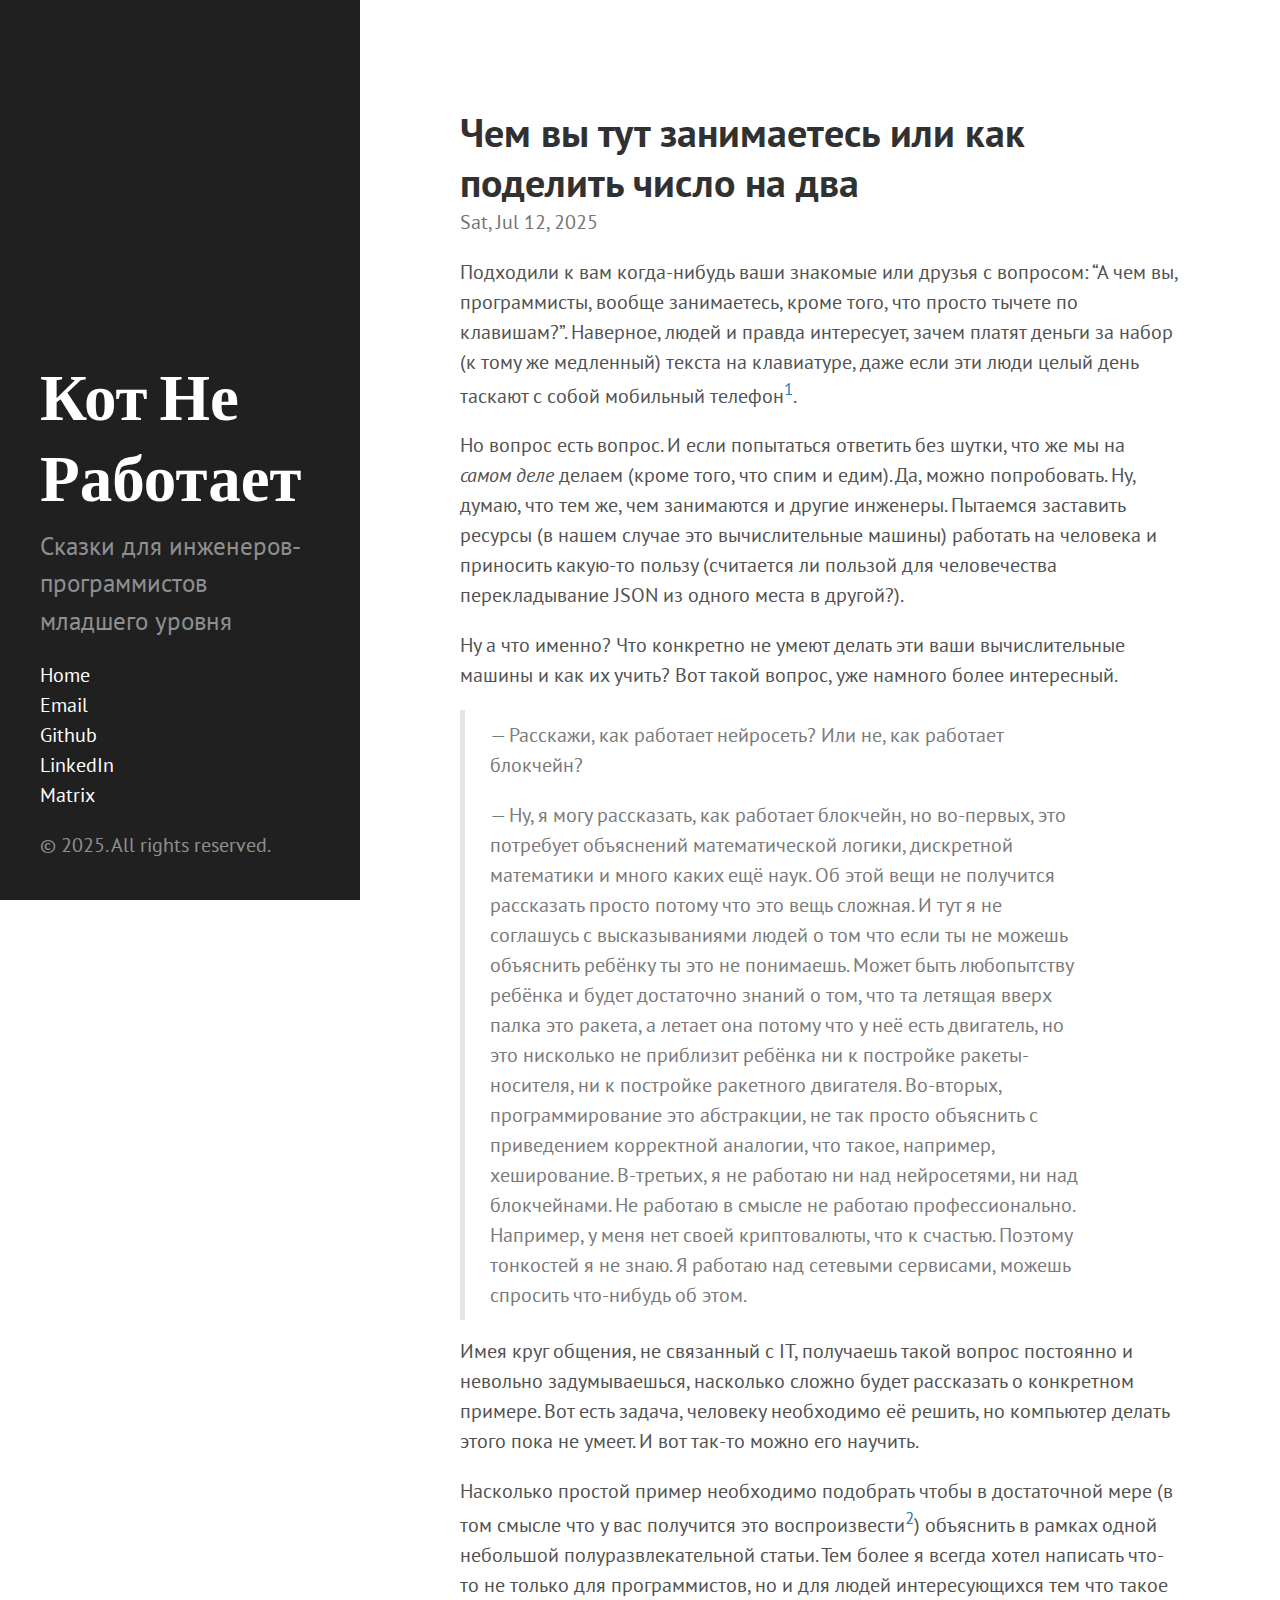
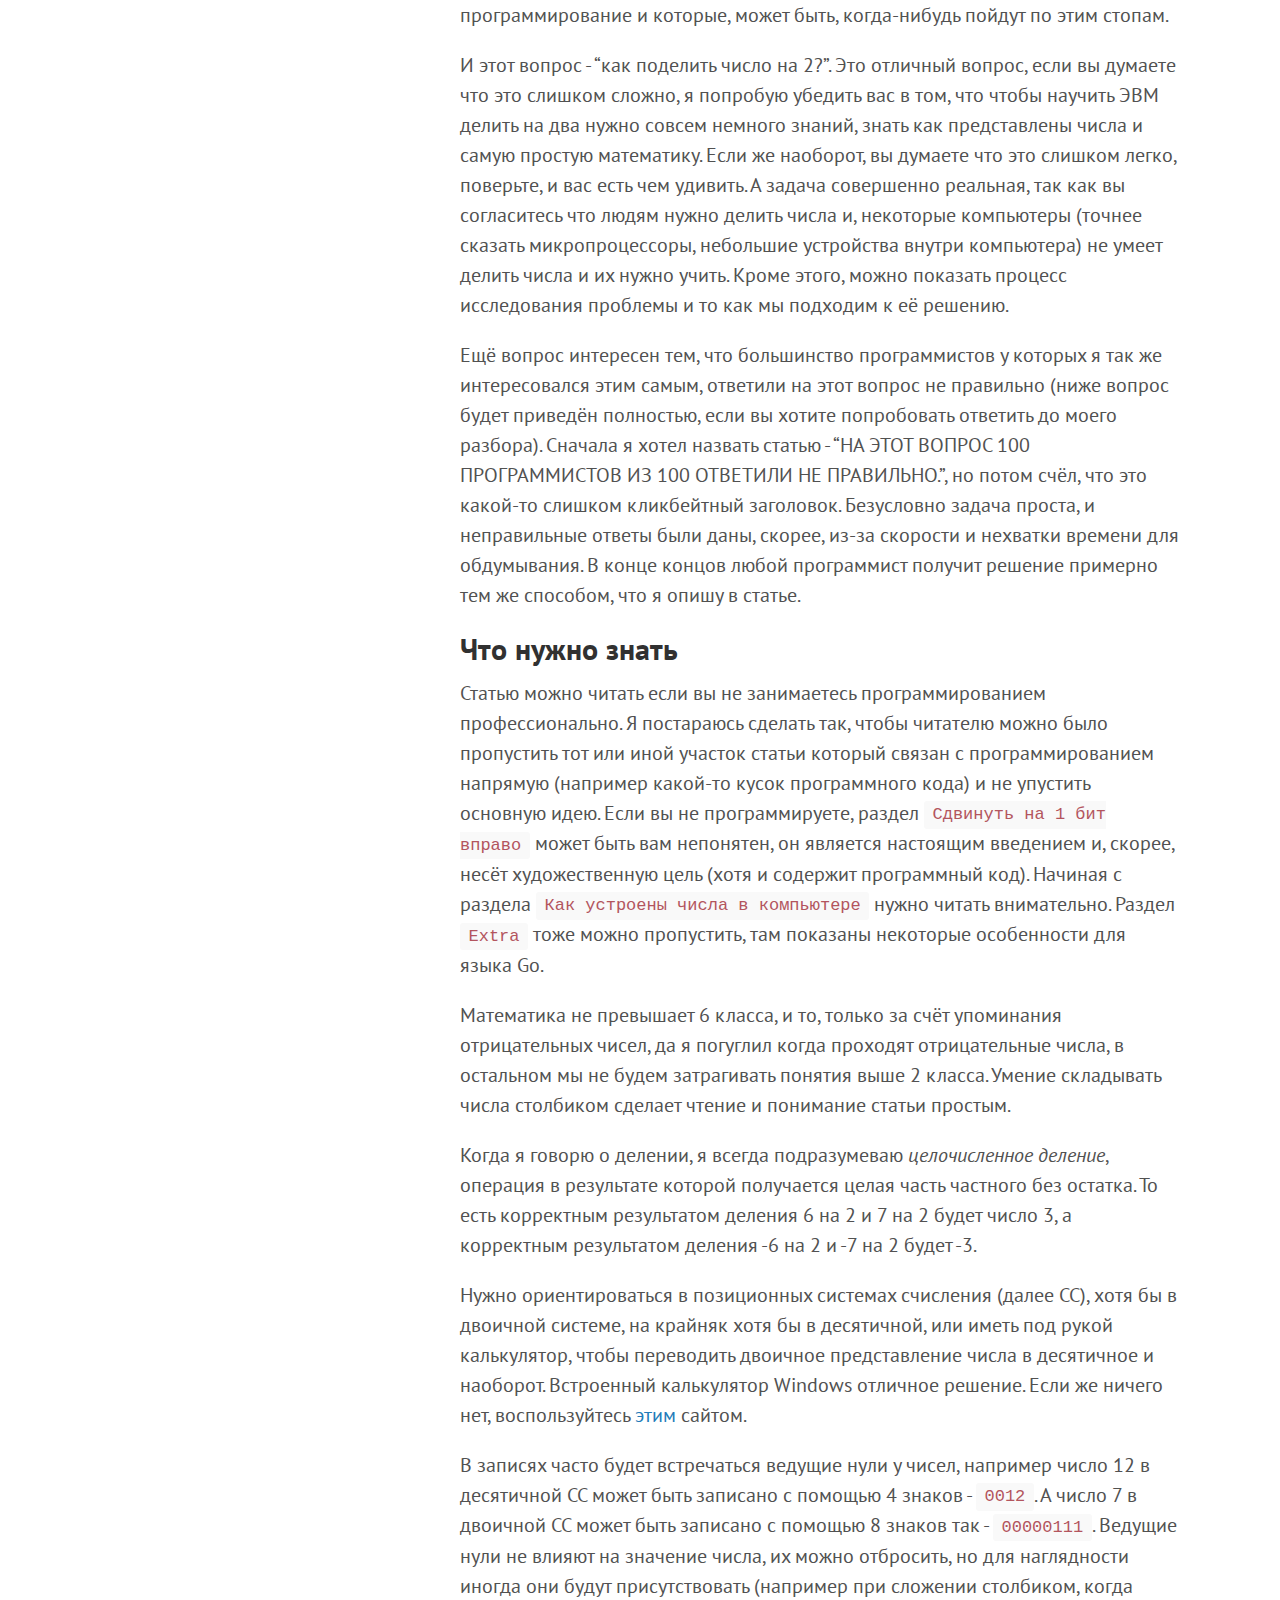
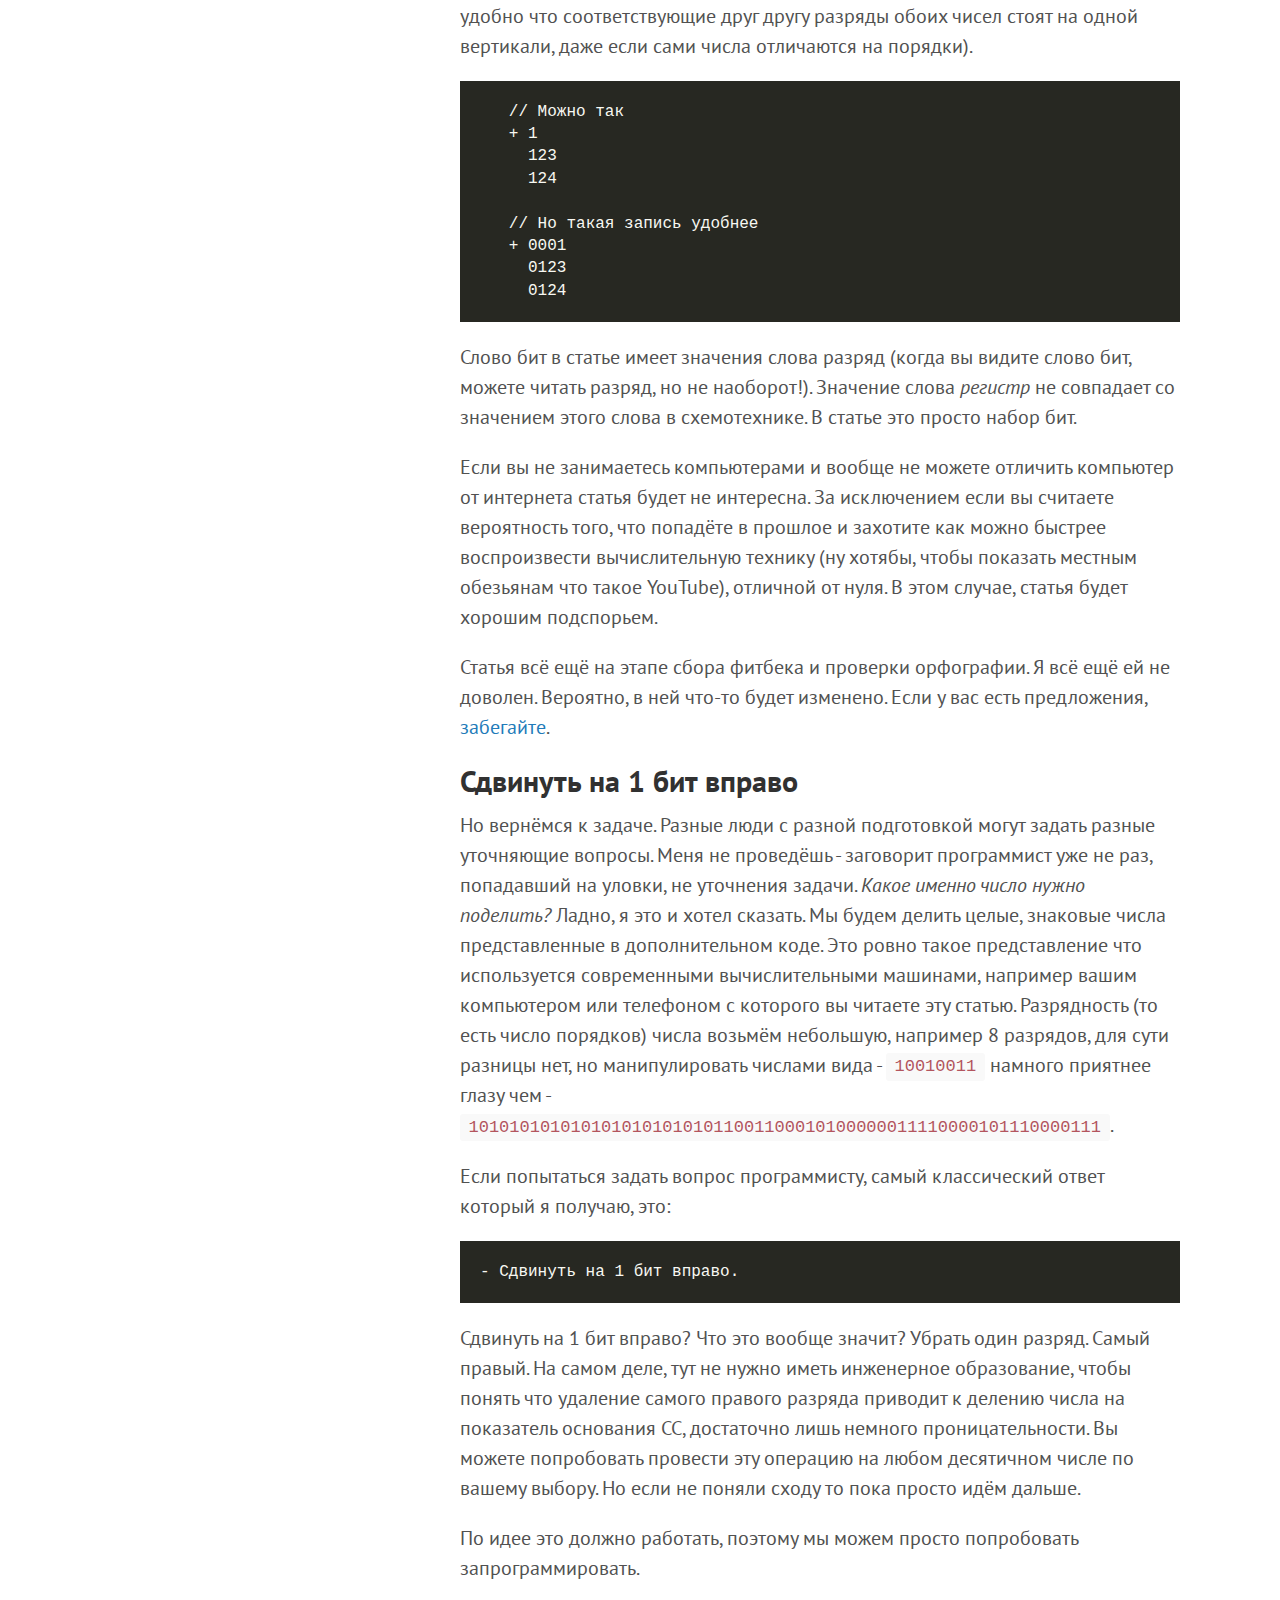
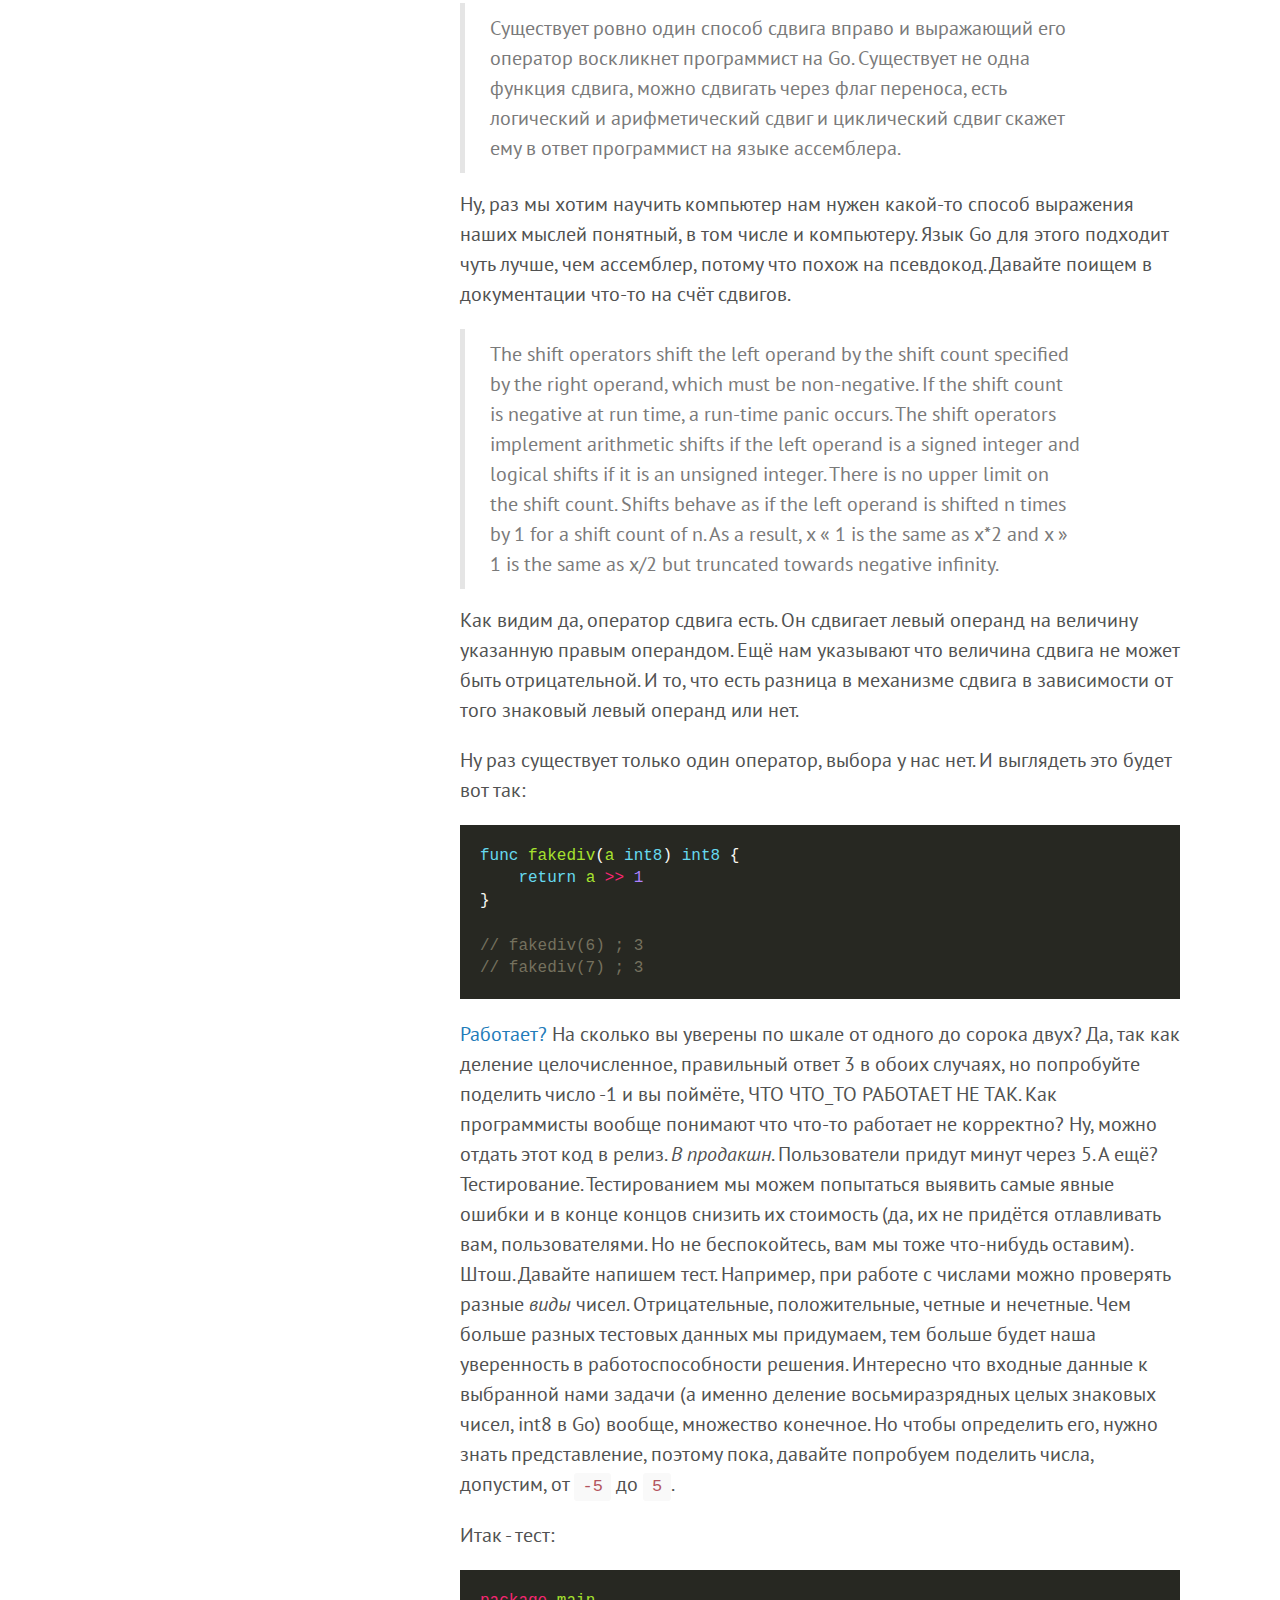
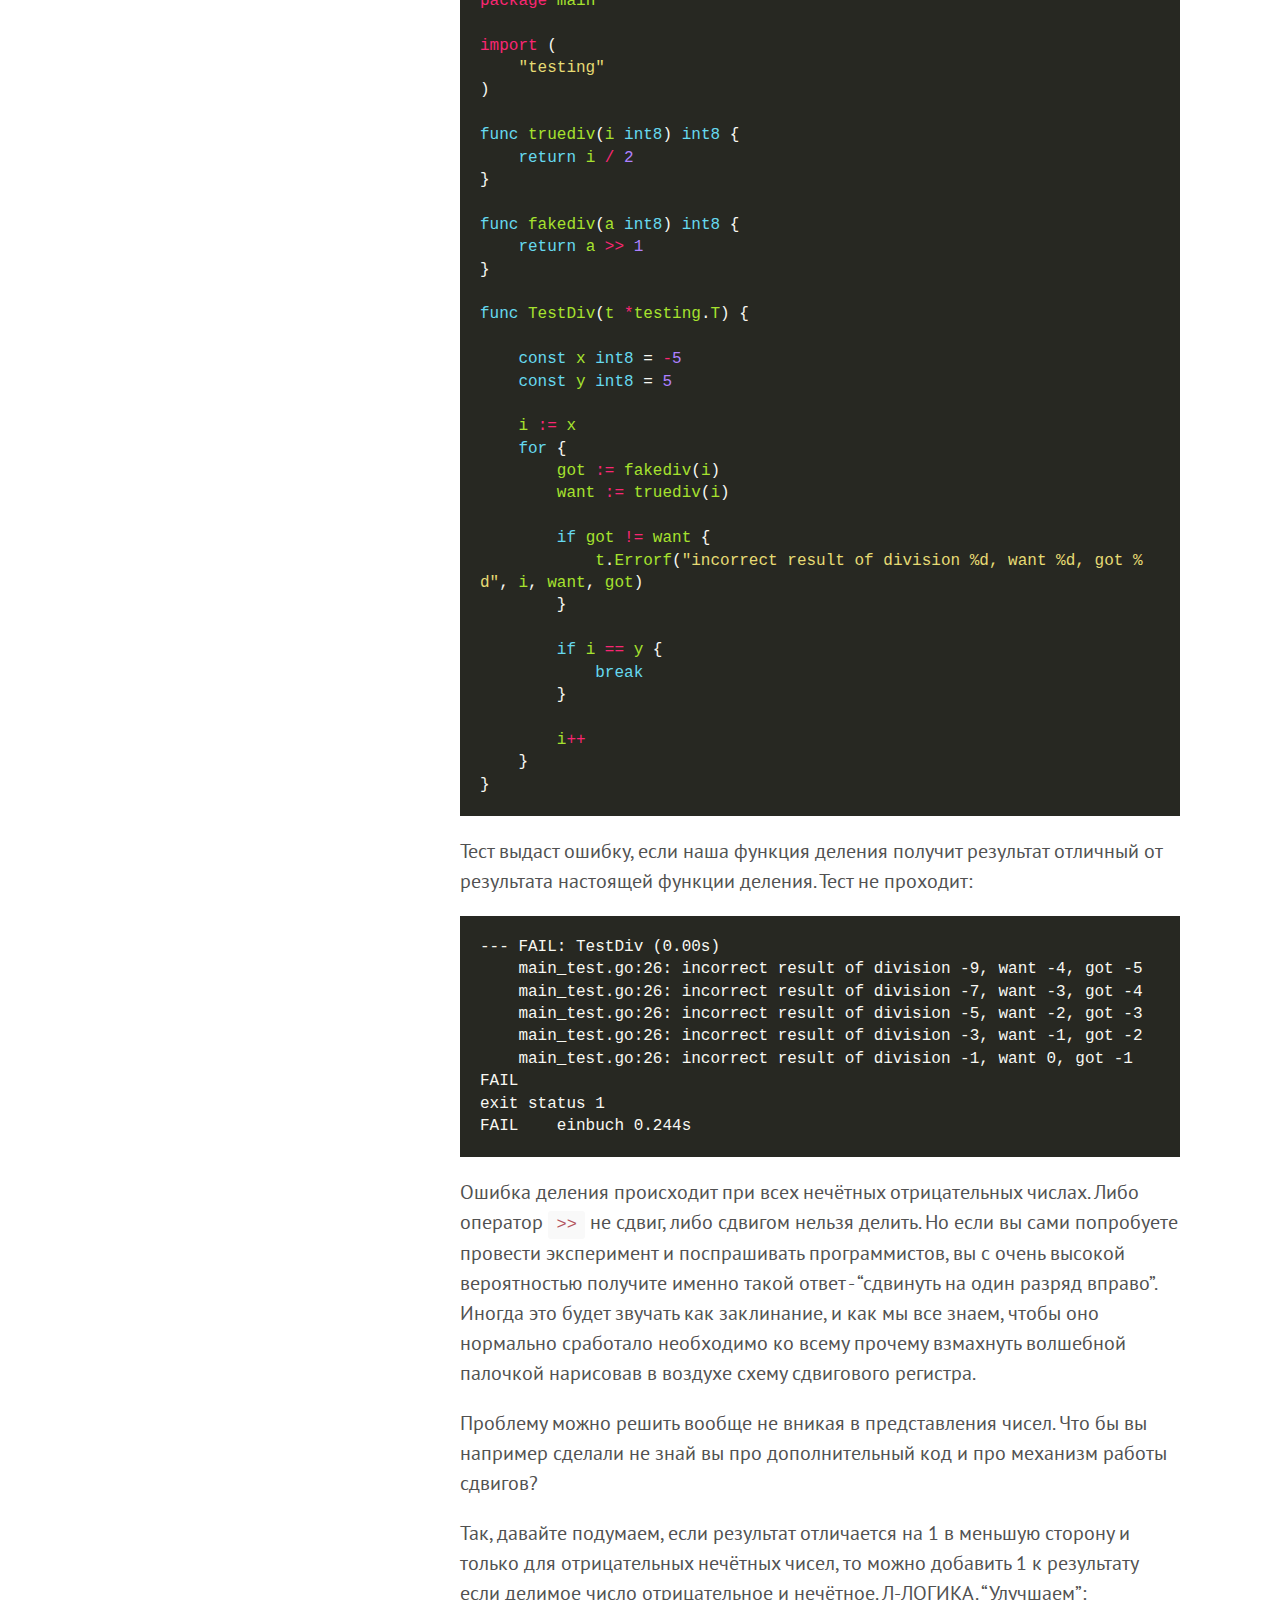
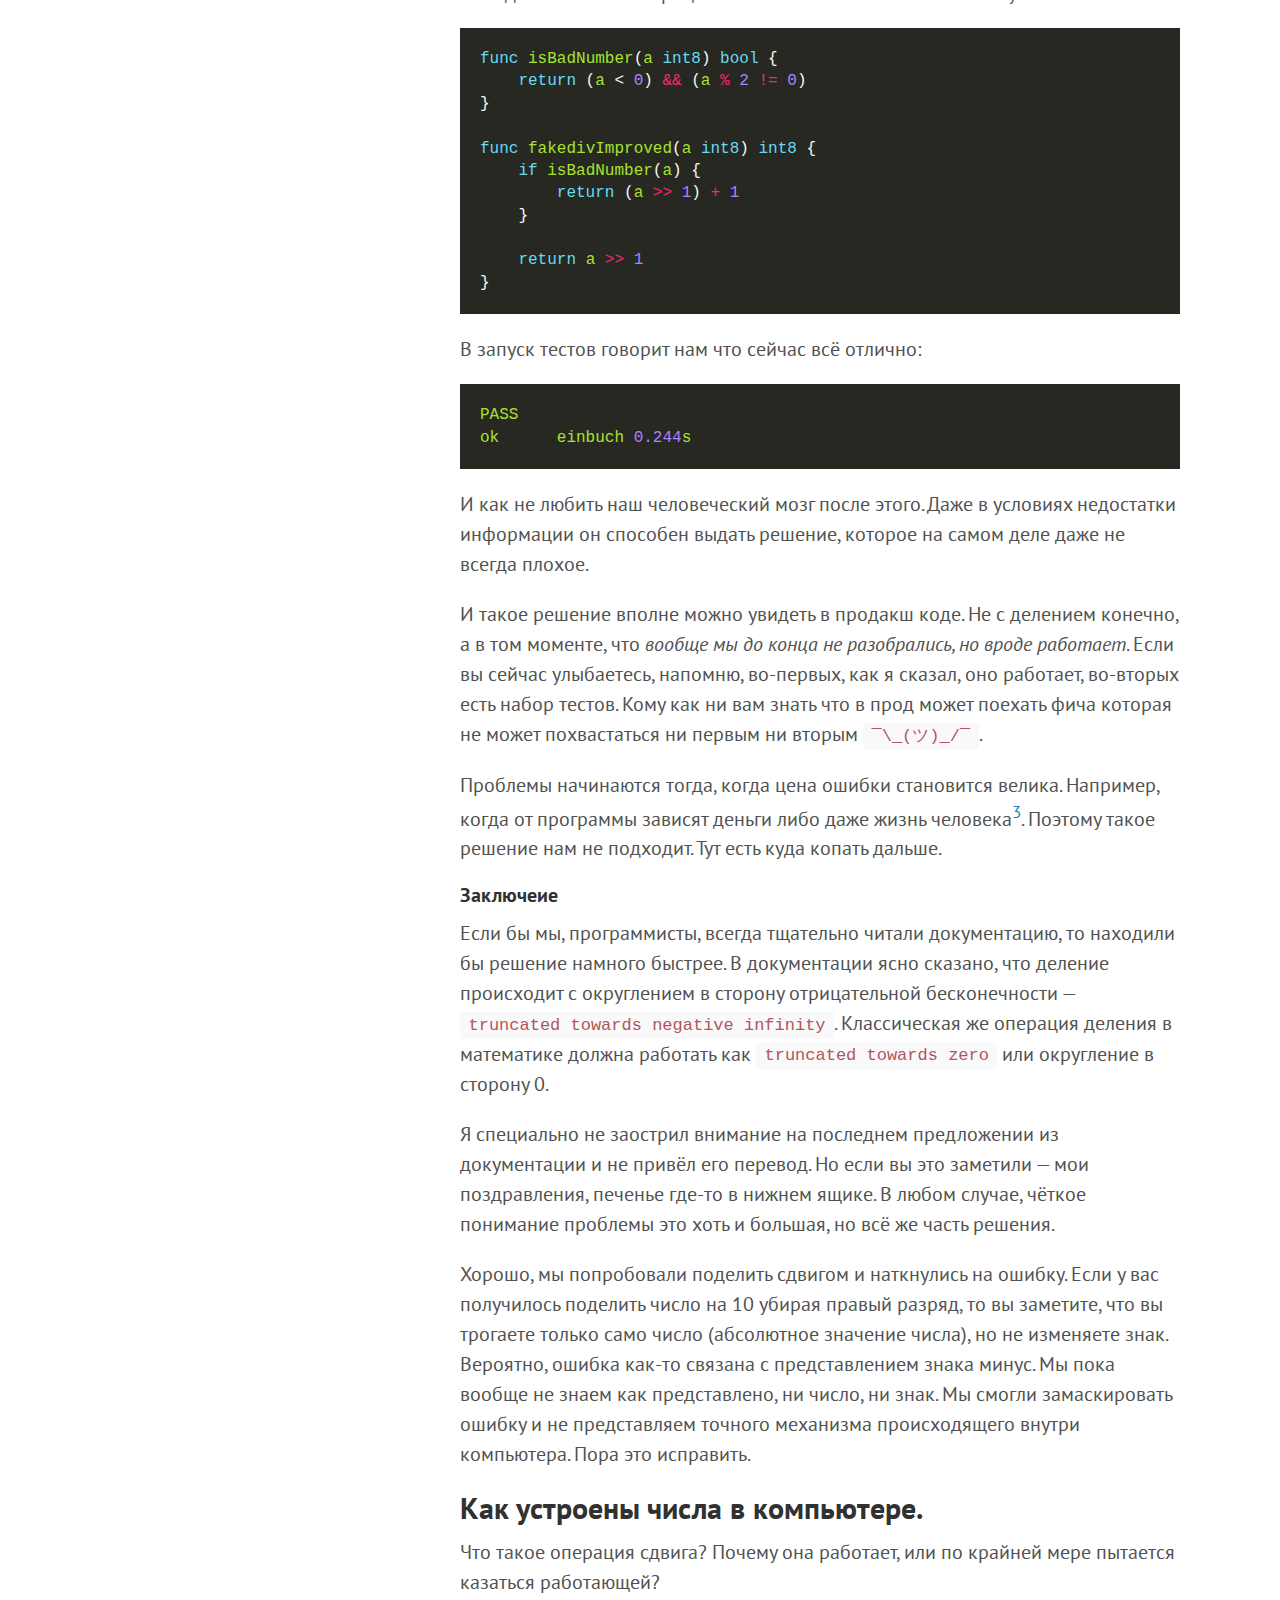
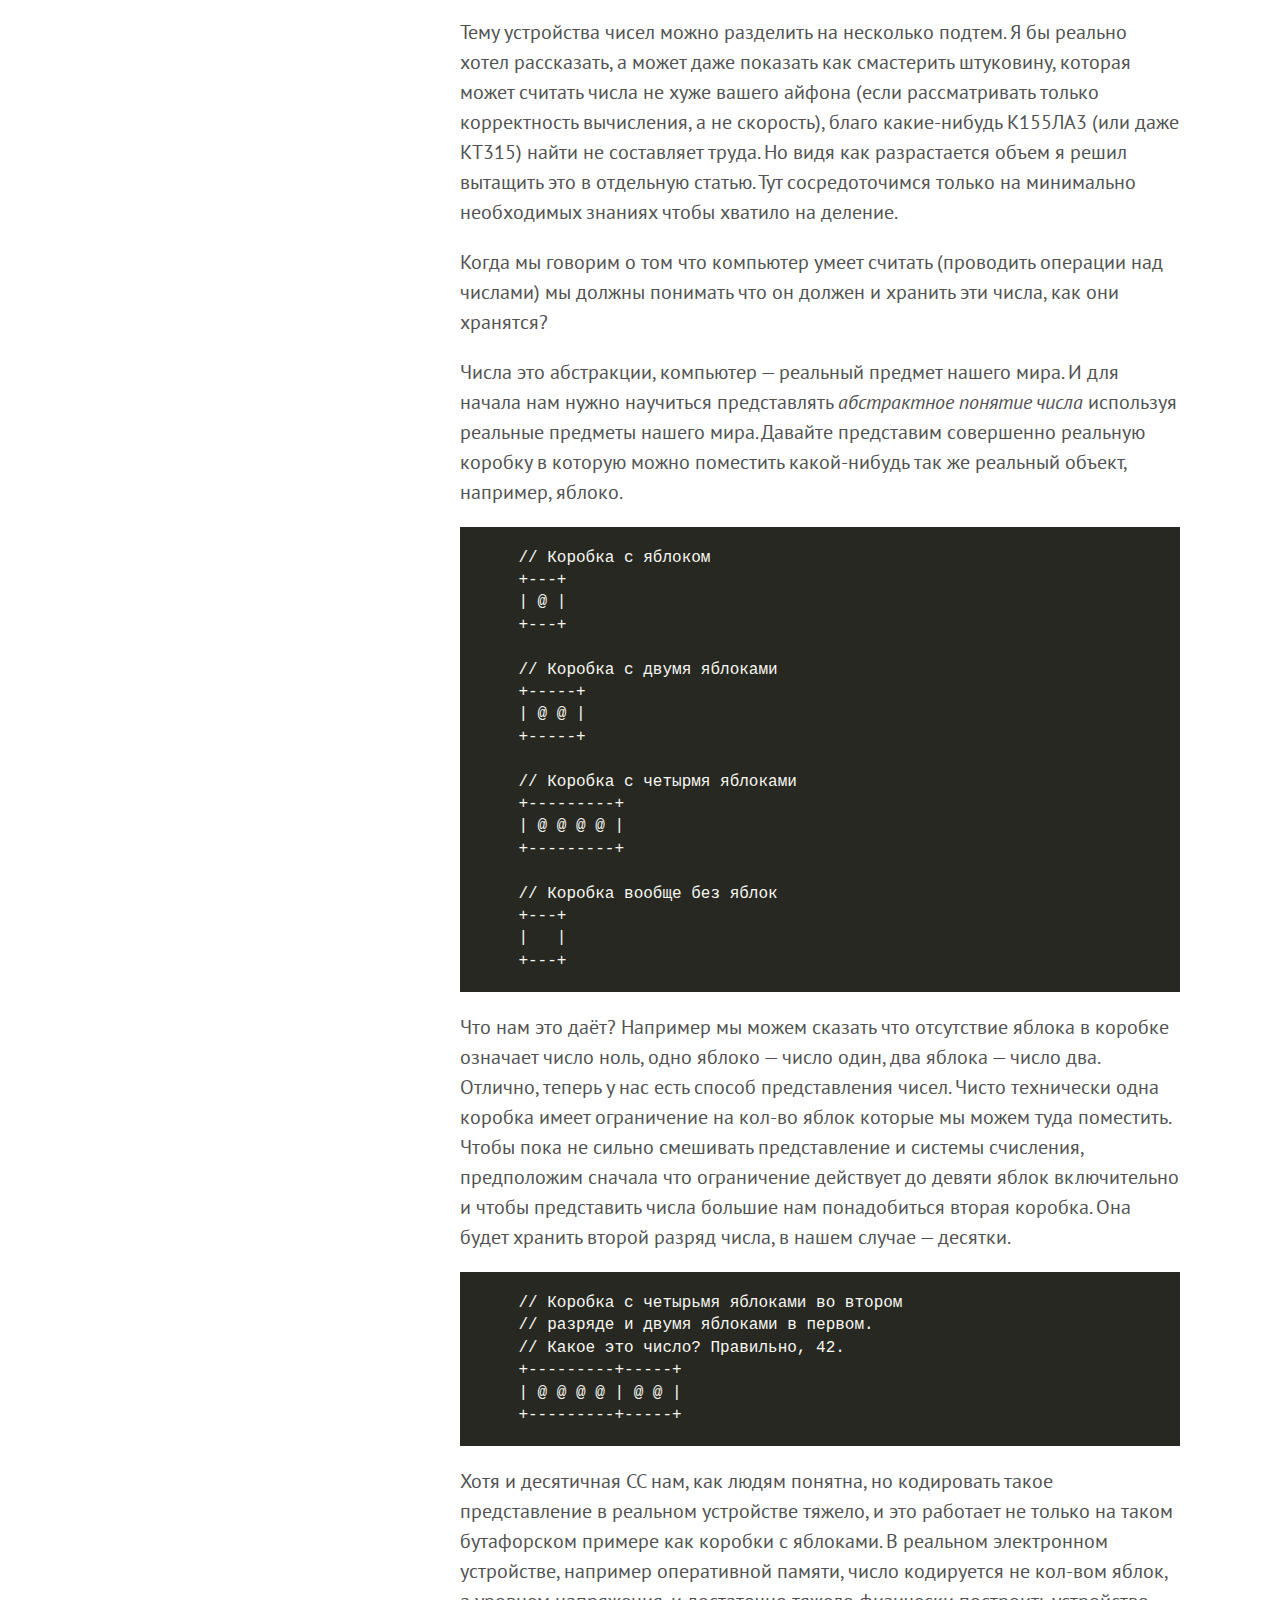
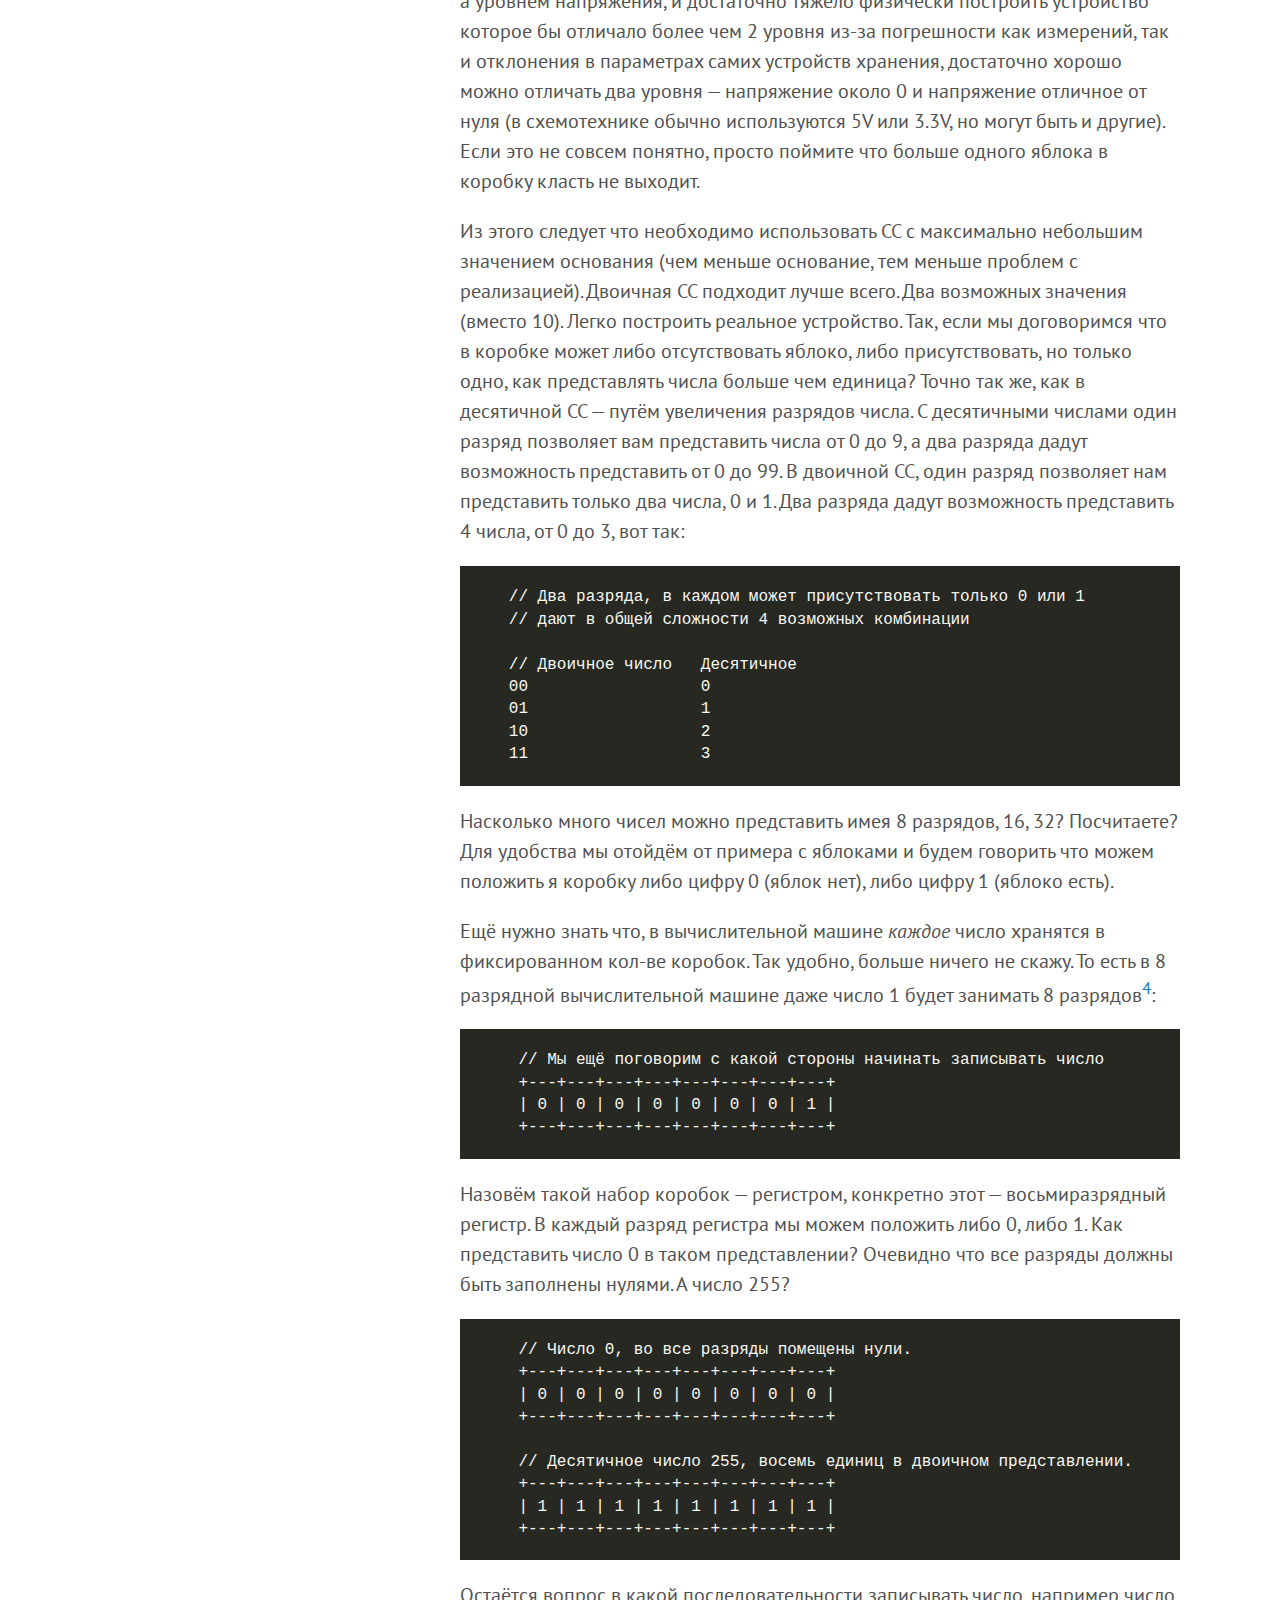
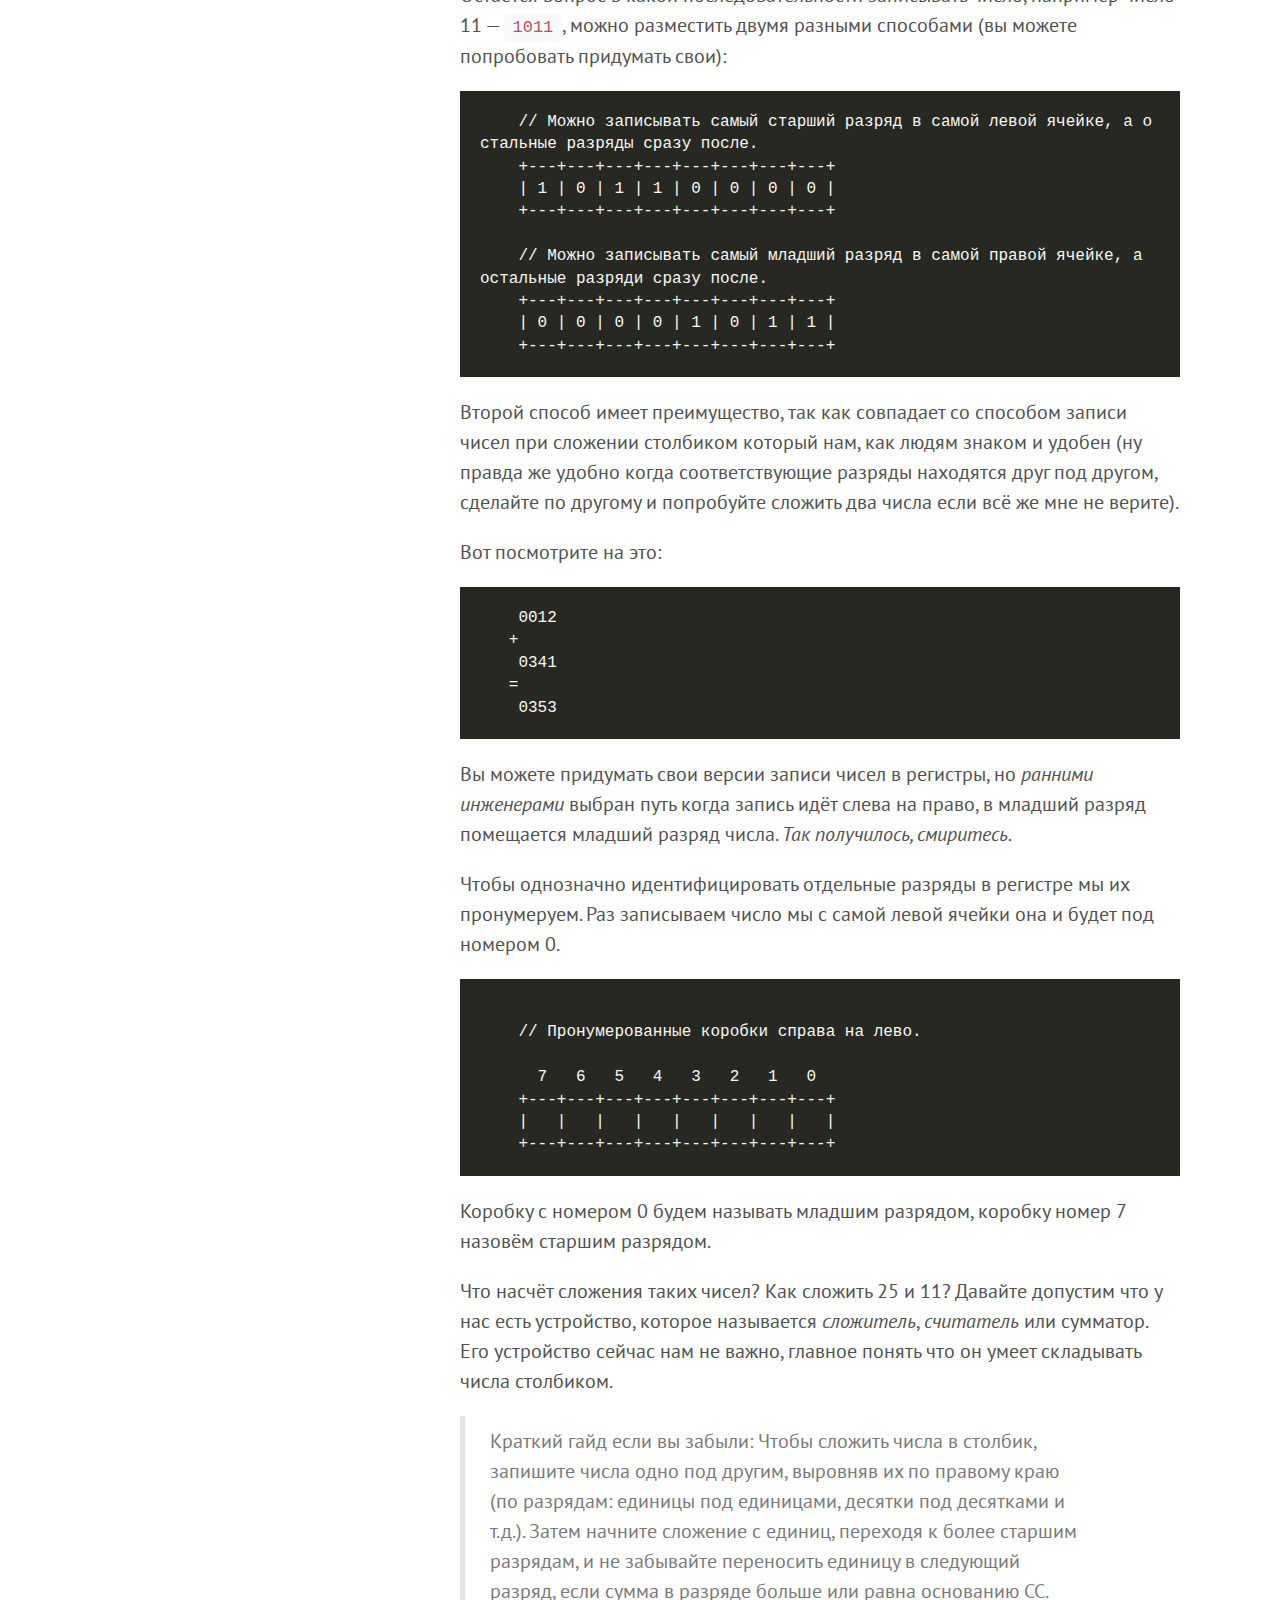
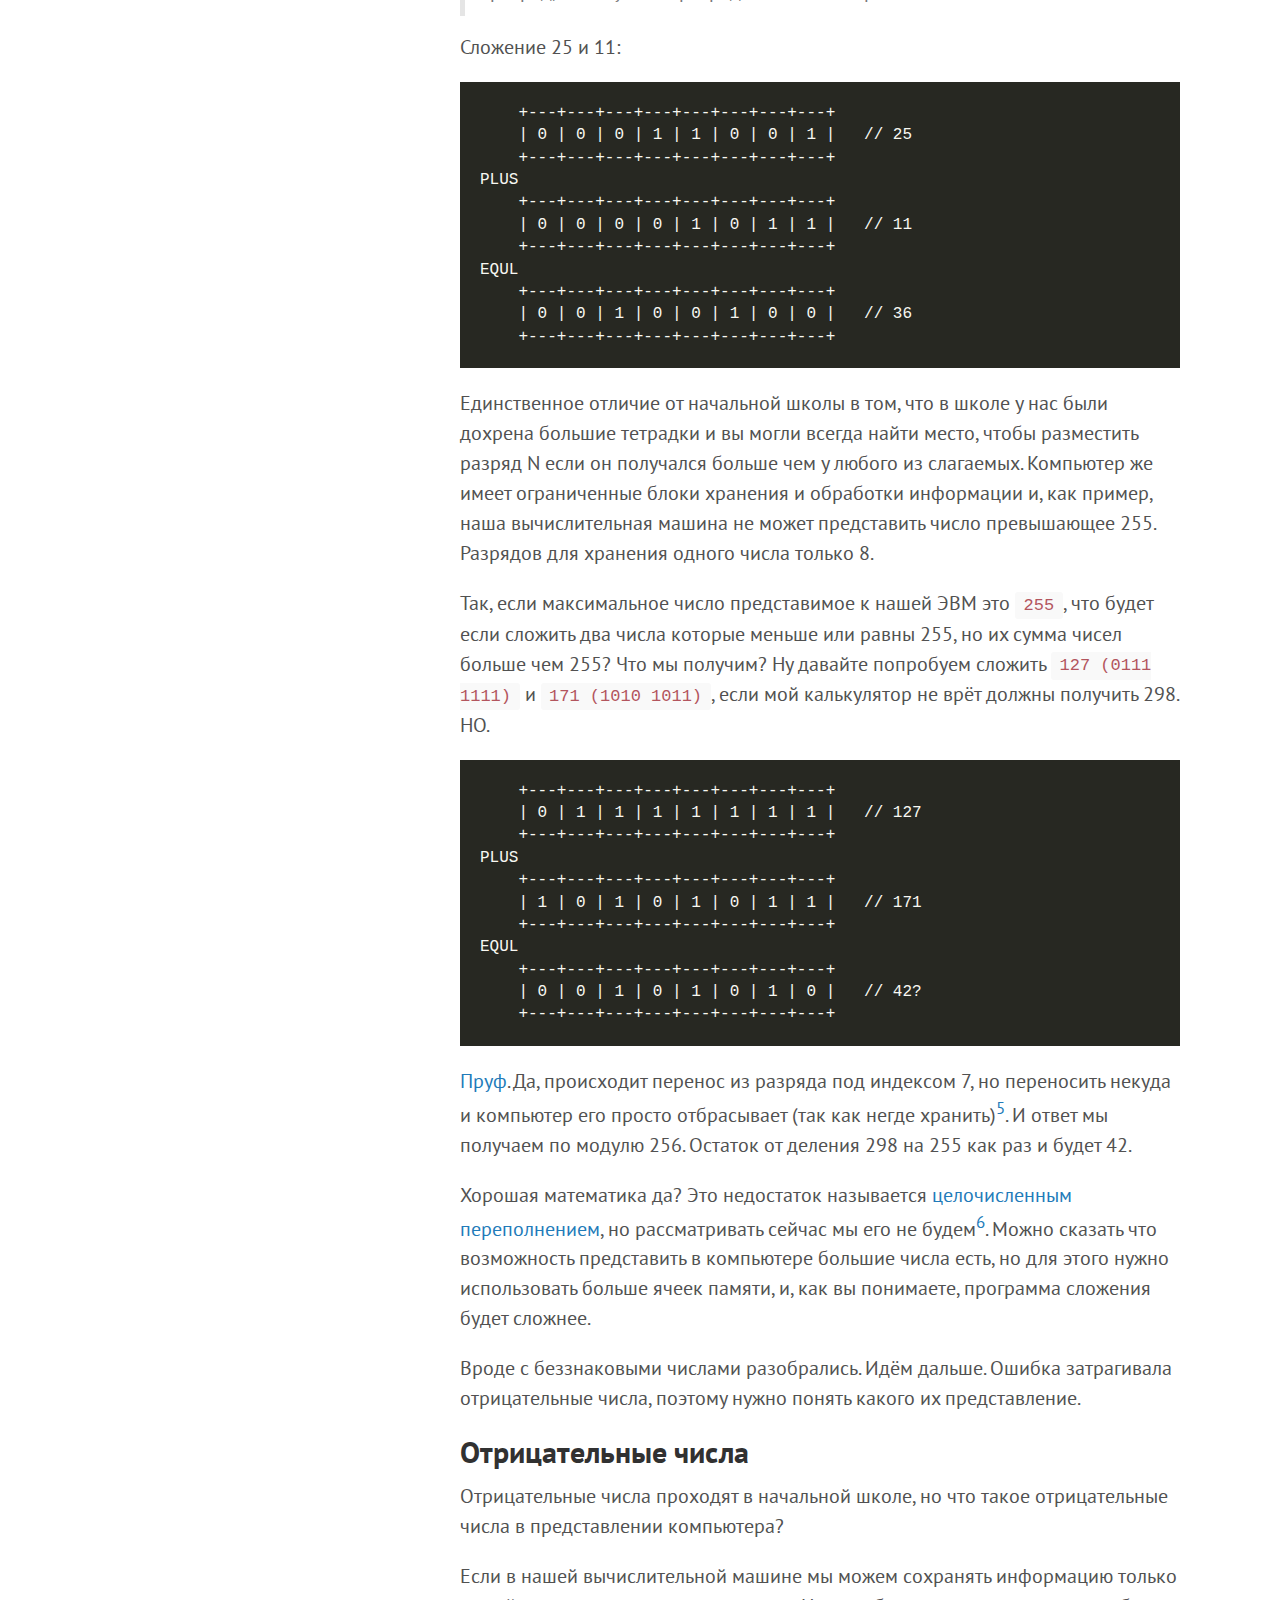
<file: posts/div2/index.html>
<!DOCTYPE html>
<html xmlns="http://www.w3.org/1999/xhtml" xml:lang="ru-ru" lang="ru-ru">
<head>
  <link href="https://gmpg.org/xfn/11" rel="profile">
  <meta http-equiv="content-type" content="text/html; charset=utf-8">
  <meta name="generator" content="Hugo 0.147.9">

  
  <meta name="viewport" content="width=device-width, initial-scale=1.0">

  <title>Чем вы тут занимаетесь или как поделить число на два &middot; Кот Не Работает</title>
  <meta name="description" content="" />

  
  <link type="text/css" rel="stylesheet" href="https://rokkerruslan.github.io/css/print.css" media="print">
  <link type="text/css" rel="stylesheet" href="https://rokkerruslan.github.io/css/poole.css">
  <link type="text/css" rel="stylesheet" href="https://rokkerruslan.github.io/css/syntax.css">
  <link type="text/css" rel="stylesheet" href="https://rokkerruslan.github.io/css/hyde.css">
    <link rel="stylesheet" href="https://fonts.googleapis.com/css?family=Abril+Fatface|PT+Sans:400,400i,700">


  
  <link rel="apple-touch-icon-precomposed" sizes="144x144" href="/apple-touch-icon-144-precomposed.png">
  <link rel="shortcut icon" href="/favicon.png">

  
  
</head>

  <body class=" ">
  <aside class="sidebar">
  <div class="container sidebar-sticky">
    <div class="sidebar-about">
      <a href="https://rokkerruslan.github.io/"><h1>Кот Не Работает</h1></a>
      <p class="lead">
       Сказки для инженеров-программистов младшего уровня 
      </p>
    </div>

    <nav>
      <ul class="sidebar-nav">
        <li><a href="https://rokkerruslan.github.io/">Home</a> </li>
        <li><a href="mailto:rokkerruslan@protonmail.com"> Email </a></li><li><a href="https://github.com/rokkerruslan"> Github </a></li><li><a href="https://linkedin.com/in/rokkerruslan"> LinkedIn </a></li><li><a href="https://matrix.to/#/@rokkerruslan:matrix.org"> Matrix </a></li>
      </ul>
    </nav>

    <p>&copy; 2025. All rights reserved. </p>
  </div>
</aside>

    <main class="content container">
    <div class="post">
  <h1>Чем вы тут занимаетесь или как поделить число на два</h1>
  <time datetime=2025-07-12T00:00:00Z class="post-date">Sat, Jul 12, 2025</time>
  <p>Подходили к вам когда-нибудь ваши знакомые или друзья с вопросом: &ldquo;А чем вы, программисты, вообще занимаетесь,
кроме того, что просто тычете по клавишам?&rdquo;. Наверное,
людей и правда интересует, зачем платят деньги за набор (к тому же медленный) текста на клавиатуре, даже
если эти люди целый день таскают с собой мобильный телефон<sup id="fnref:1"><a href="#fn:1" class="footnote-ref" role="doc-noteref">1</a></sup>.</p>
<p>Но вопрос есть вопрос. И если попытаться ответить без шутки, что же мы на <em>самом деле</em> делаем (кроме того, что спим и едим).
Да, можно попробовать. Ну, думаю, что тем же, чем занимаются и другие инженеры. Пытаемся заставить ресурсы
(в нашем случае это вычислительные машины) работать на человека и приносить какую-то пользу (считается ли пользой для человечества перекладывание JSON из одного места в другой?).</p>
<p>Ну а что именно? Что конкретно не умеют делать эти ваши вычислительные машины и как их учить? Вот такой вопрос, уже
намного более интересный.</p>
<blockquote>
<p>— Расскажи, как работает нейросеть? Или не, как работает блокчейн?</p>
<p>— Ну, я могу рассказать, как работает блокчейн, но во-первых, это потребует объяснений математической логики, дискретной математики и много каких ещё наук.
Об этой вещи не получится рассказать просто потому что это вещь сложная.
И тут я не соглашусь с высказываниями людей о том что если ты не можешь объяснить
ребёнку ты это не понимаешь. Может быть любопытству ребёнка и будет достаточно знаний о том, что та летящая вверх палка это ракета, а
летает она потому что у неё есть двигатель, но это нисколько не приблизит ребёнка
ни к постройке ракеты-носителя, ни к постройке ракетного двигателя.
Во-вторых, программирование это абстракции, не так просто объяснить с приведением корректной аналогии,
что такое, например, хеширование.
В-третьих, я не работаю ни над нейросетями, ни над блокчейнами. Не работаю в смысле не работаю профессионально.
Например, у меня нет своей криптовалюты, что к счастью. Поэтому тонкостей я не знаю. Я работаю
над сетевыми сервисами, можешь спросить что-нибудь об этом.</p></blockquote>
<p>Имея круг общения, не связанный с IT, получаешь такой вопрос постоянно и невольно задумываешься, насколько сложно будет рассказать
о конкретном примере. Вот есть задача, человеку необходимо её решить, но компьютер делать этого
пока не умеет. И вот так-то можно его научить.</p>
<p>Насколько простой пример необходимо подобрать чтобы в достаточной мере (в том смысле что у вас
получится это воспроизвести<sup id="fnref:2"><a href="#fn:2" class="footnote-ref" role="doc-noteref">2</a></sup>) объяснить в рамках одной небольшой полуразвлекательной статьи.
Тем более я всегда хотел написать что-то не только для программистов, но и для людей интересующихся
тем что такое программирование и которые, может быть, когда-нибудь пойдут по этим стопам.</p>
<p>И этот вопрос - &ldquo;как поделить число на 2?&rdquo;. Это отличный вопрос, если вы думаете что это слишком сложно, я попробую убедить вас в том, что чтобы научить
ЭВМ делить на два нужно совсем немного знаний, знать как представлены числа и самую простую математику. Если же наоборот, вы думаете что это слишком легко, поверьте, и вас есть чем удивить.
А задача совершенно реальная, так как вы согласитесь что людям нужно делить числа и, некоторые компьютеры (точнее сказать микропроцессоры, небольшие устройства внутри компьютера) не умеет
делить числа и их нужно учить. Кроме этого, можно показать процесс исследования проблемы и то как мы подходим к её решению.</p>
<p>Ещё вопрос интересен тем, что большинство программистов у которых я так же интересовался
этим самым, ответили на этот вопрос не правильно (ниже вопрос будет приведён полностью, если
вы хотите попробовать ответить до моего разбора). Сначала я хотел назвать статью - &ldquo;НА ЭТОТ ВОПРОС 100 ПРОГРАММИСТОВ ИЗ 100 ОТВЕТИЛИ НЕ ПРАВИЛЬНО.&rdquo;,
но потом счёл, что это какой-то слишком кликбейтный заголовок.
Безусловно задача проста, и неправильные ответы были даны, скорее, из-за скорости и нехватки
времени для обдумывания. В конце концов любой программист получит решение примерно тем же способом, что я опишу в статье.</p>
<h2 id="что-нужно-знать">Что нужно знать</h2>
<p>Статью можно читать если вы не занимаетесь программированием профессионально. Я постараюсь сделать так,
чтобы читателю можно было пропустить тот или иной участок статьи который связан с программированием напрямую
(например какой-то кусок программного кода) и не упустить основную идею. Если вы не программируете, раздел <code>Сдвинуть на 1 бит вправо</code> может
быть вам непонятен, он является настоящим введением и, скорее, несёт художественную цель (хотя и содержит программный
код). Начиная с раздела <code>Как устроены числа в компьютере</code> нужно читать внимательно. Раздел
<code>Extra</code> тоже можно пропустить, там показаны некоторые особенности для языка Go.</p>
<p>Математика не превышает 6 класса, и то, только за счёт упоминания отрицательных чисел, да я
погуглил когда проходят отрицательные числа, в остальном мы не будем затрагивать понятия выше 2 класса.
Умение складывать числа столбиком сделает чтение и понимание статьи простым.</p>
<p>Когда я говорю о делении, я всегда подразумеваю <em>целочисленное деление</em>, операция
в результате которой получается целая часть частного без остатка. То есть
корректным результатом деления 6 на 2 и 7 на 2 будет число 3, а корректным результатом деления -6 на 2 и -7 на 2 будет -3.</p>
<p>Нужно ориентироваться в позиционных системах счисления (далее СС), хотя бы в двоичной системе,
на крайняк хотя бы в десятичной, или иметь под рукой калькулятор, чтобы переводить двоичное
представление числа в десятичное и наоборот. Встроенный калькулятор Windows отличное решение.
Если же ничего нет, воспользуйтесь <a href="https://calculatori.ru/perevod-chisel.html?id=1196">этим</a> сайтом.</p>
<p>В записях часто будет встречаться ведущие нули у чисел, например число 12 в десятичной СС может быть
записано с помощью 4 знаков - <code>0012</code>. А число 7 в
двоичной СС может быть записано с помощью 8 знаков так - <code>00000111</code>.
Ведущие нули не влияют на значение числа, их можно отбросить, но для наглядности  иногда они будут
присутствовать (например при сложении
столбиком, когда удобно что соответствующие друг другу разряды обоих чисел стоят на одной вертикали, даже если сами числа отличаются на порядки).</p>
<div class="highlight"><pre tabindex="0" style="color:#f8f8f2;background-color:#272822;-moz-tab-size:4;-o-tab-size:4;tab-size:4;"><code class="language-text" data-lang="text"><span style="display:flex;"><span>   // Можно так
</span></span><span style="display:flex;"><span>   + 1
</span></span><span style="display:flex;"><span>     123
</span></span><span style="display:flex;"><span>     124
</span></span><span style="display:flex;"><span>
</span></span><span style="display:flex;"><span>   // Но такая запись удобнее
</span></span><span style="display:flex;"><span>   + 0001
</span></span><span style="display:flex;"><span>     0123
</span></span><span style="display:flex;"><span>     0124
</span></span></code></pre></div><p>Слово бит в статье имеет значения слова разряд (когда вы видите слово бит, можете читать разряд, но не наоборот!).
Значение слова <em>регистр</em> не совпадает со значением этого слова в схемотехнике. В статье это просто набор бит.</p>
<p>Если вы не занимаетесь компьютерами и вообще не можете отличить компьютер от интернета статья будет не интересна.
За исключением если вы считаете вероятность того, что попадёте в прошлое и захотите как можно быстрее
воспроизвести вычислительную технику (ну хотябы, чтобы показать местным обезьянам что такое YouTube), отличной от нуля.
В этом случае, статья будет хорошим подспорьем.</p>
<p>Статья всё ещё на этапе сбора фитбека и проверки орфографии. Я всё ещё ей не доволен. Вероятно, в ней что-то будет изменено. Если
у вас есть предложения, <a href="https://github.com/rokkerruslan/gobuch/pulls">забегайте</a>.</p>
<h2 id="сдвинуть-на-1-бит-вправо">Сдвинуть на 1 бит вправо</h2>
<p>Но вернёмся к задаче. Разные люди с разной подготовкой могут задать разные уточняющие вопросы.
Меня не проведёшь - заговорит программист уже не раз, попадавший на уловки, не уточнения задачи. <em>Какое
именно число нужно поделить?</em> Ладно, я это и хотел сказать. Мы будем делить целые, знаковые
числа представленные в дополнительном коде. Это ровно такое представление что используется современными
вычислительными машинами, например вашим компьютером или телефоном с которого вы читаете эту статью.
Разрядность (то есть число порядков) числа возьмём небольшую, например 8 разрядов, для сути разницы нет, но манипулировать числами вида - <code>10010011</code>
намного приятнее глазу чем - <code>10101010101010101010101011001100010100000011110000101110000111</code>.</p>
<p>Если попытаться задать вопрос программисту, самый классический ответ который я получаю, это:</p>
<div class="highlight"><pre tabindex="0" style="color:#f8f8f2;background-color:#272822;-moz-tab-size:4;-o-tab-size:4;tab-size:4;"><code class="language-text" data-lang="text"><span style="display:flex;"><span>- Сдвинуть на 1 бит вправо.
</span></span></code></pre></div><p>Сдвинуть на 1 бит вправо? Что это вообще значит? Убрать один разряд. Самый правый. На самом деле, тут не нужно иметь
инженерное образование, чтобы понять что удаление самого правого разряда приводит к делению числа на показатель основания СС,
достаточно лишь немного проницательности. Вы можете попробовать провести эту операцию на любом
десятичном числе по вашему выбору. Но если не поняли сходу то пока просто идём дальше.</p>
<p>По идее это должно работать, поэтому мы можем просто попробовать запрограммировать.</p>
<blockquote>
<p>Существует ровно один способ сдвига вправо и
выражающий его оператор воскликнет программист на Go. Существует
не одна функция сдвига, можно сдвигать через флаг переноса,
есть логический и арифметический сдвиг и циклический сдвиг
скажет ему в ответ программист на языке ассемблера.</p></blockquote>
<p>Ну, раз мы хотим научить компьютер нам нужен какой-то способ выражения наших мыслей понятный, в том числе и
компьютеру. Язык Go для этого подходит чуть лучше, чем ассемблер, потому что похож на псевдокод. Давайте поищем в документации что-то на счёт сдвигов.</p>
<blockquote>
<p>The shift operators shift the left operand by the shift count specified by the right operand, which must
be non-negative. If the shift count is negative at run time, a run-time panic occurs. The shift operators
implement arithmetic shifts if the left operand is a signed integer and logical shifts if it is an unsigned
integer. There is no upper limit on the shift count. Shifts behave as if the left operand is shifted n
times by 1 for a shift count of n. As a result, x &laquo; 1 is the same as x*2 and x &raquo; 1 is the same as x/2
but truncated towards negative infinity.</p></blockquote>
<p>Как видим да, оператор сдвига есть. Он сдвигает левый операнд на величину указанную правым операндом.
Ещё нам указывают что величина сдвига не может быть отрицательной. И то, что есть разница в механизме
сдвига в зависимости от того знаковый левый операнд или нет.</p>
<p>Ну раз существует только один оператор, выбора у нас нет. И выглядеть это будет вот так:</p>
<div class="highlight"><pre tabindex="0" style="color:#f8f8f2;background-color:#272822;-moz-tab-size:4;-o-tab-size:4;tab-size:4;"><code class="language-go" data-lang="go"><span style="display:flex;"><span><span style="color:#66d9ef">func</span> <span style="color:#a6e22e">fakediv</span>(<span style="color:#a6e22e">a</span> <span style="color:#66d9ef">int8</span>) <span style="color:#66d9ef">int8</span> {
</span></span><span style="display:flex;"><span>	<span style="color:#66d9ef">return</span> <span style="color:#a6e22e">a</span> <span style="color:#f92672">&gt;&gt;</span> <span style="color:#ae81ff">1</span>
</span></span><span style="display:flex;"><span>}
</span></span><span style="display:flex;"><span>
</span></span><span style="display:flex;"><span><span style="color:#75715e">// fakediv(6) ; 3</span>
</span></span><span style="display:flex;"><span><span style="color:#75715e">// fakediv(7) ; 3</span>
</span></span></code></pre></div><p><a href="https://go.dev/play/p/GR584FFd8g6">Работает?</a> На сколько вы уверены по шкале от одного до сорока двух? Да, так
как деление целочисленное, правильный ответ 3 в обоих случаях, но попробуйте поделить число -1 и вы поймёте, ЧТО ЧТО_ТО РАБОТАЕТ НЕ ТАК.
Как программисты вообще понимают что что-то работает не корректно?
Ну, можно отдать этот код в релиз. <em>В продакшн</em>. Пользователи придут минут через 5. А ещё? Тестирование. Тестированием мы
можем попытаться выявить самые явные ошибки и в конце концов  снизить их стоимость (да, их не придётся отлавливать вам, пользователями.
Но не беспокойтесь, вам мы тоже что-нибудь оставим). Штош. Давайте напишем тест. Например, при работе с числами
можно проверять разные <em>виды</em> чисел. Отрицательные, положительные, четные и нечетные. Чем больше разных тестовых данных мы придумаем, тем больше будет наша уверенность
в работоспособности решения. Интересно что входные данные к
выбранной нами задачи (а именно деление восьмиразрядных целых знаковых чисел, int8 в Go) вообще, множество конечное. Но чтобы определить его, нужно знать представление, поэтому пока,
давайте попробуем поделить числа, допустим, от <code>-5</code> до <code>5</code>.</p>
<p>Итак - тест:</p>
<div class="highlight"><pre tabindex="0" style="color:#f8f8f2;background-color:#272822;-moz-tab-size:4;-o-tab-size:4;tab-size:4;"><code class="language-go" data-lang="go"><span style="display:flex;"><span><span style="color:#f92672">package</span> <span style="color:#a6e22e">main</span>
</span></span><span style="display:flex;"><span>
</span></span><span style="display:flex;"><span><span style="color:#f92672">import</span> (
</span></span><span style="display:flex;"><span>	<span style="color:#e6db74">&#34;testing&#34;</span>
</span></span><span style="display:flex;"><span>)
</span></span><span style="display:flex;"><span>
</span></span><span style="display:flex;"><span><span style="color:#66d9ef">func</span> <span style="color:#a6e22e">truediv</span>(<span style="color:#a6e22e">i</span> <span style="color:#66d9ef">int8</span>) <span style="color:#66d9ef">int8</span> {
</span></span><span style="display:flex;"><span>	<span style="color:#66d9ef">return</span> <span style="color:#a6e22e">i</span> <span style="color:#f92672">/</span> <span style="color:#ae81ff">2</span>
</span></span><span style="display:flex;"><span>}
</span></span><span style="display:flex;"><span>
</span></span><span style="display:flex;"><span><span style="color:#66d9ef">func</span> <span style="color:#a6e22e">fakediv</span>(<span style="color:#a6e22e">a</span> <span style="color:#66d9ef">int8</span>) <span style="color:#66d9ef">int8</span> {
</span></span><span style="display:flex;"><span>	<span style="color:#66d9ef">return</span> <span style="color:#a6e22e">a</span> <span style="color:#f92672">&gt;&gt;</span> <span style="color:#ae81ff">1</span>
</span></span><span style="display:flex;"><span>}
</span></span><span style="display:flex;"><span>
</span></span><span style="display:flex;"><span><span style="color:#66d9ef">func</span> <span style="color:#a6e22e">TestDiv</span>(<span style="color:#a6e22e">t</span> <span style="color:#f92672">*</span><span style="color:#a6e22e">testing</span>.<span style="color:#a6e22e">T</span>) {
</span></span><span style="display:flex;"><span>
</span></span><span style="display:flex;"><span>	<span style="color:#66d9ef">const</span> <span style="color:#a6e22e">x</span> <span style="color:#66d9ef">int8</span> = <span style="color:#f92672">-</span><span style="color:#ae81ff">5</span>
</span></span><span style="display:flex;"><span>	<span style="color:#66d9ef">const</span> <span style="color:#a6e22e">y</span> <span style="color:#66d9ef">int8</span> = <span style="color:#ae81ff">5</span>
</span></span><span style="display:flex;"><span>
</span></span><span style="display:flex;"><span>	<span style="color:#a6e22e">i</span> <span style="color:#f92672">:=</span> <span style="color:#a6e22e">x</span>
</span></span><span style="display:flex;"><span>	<span style="color:#66d9ef">for</span> {
</span></span><span style="display:flex;"><span>		<span style="color:#a6e22e">got</span> <span style="color:#f92672">:=</span> <span style="color:#a6e22e">fakediv</span>(<span style="color:#a6e22e">i</span>)
</span></span><span style="display:flex;"><span>		<span style="color:#a6e22e">want</span> <span style="color:#f92672">:=</span> <span style="color:#a6e22e">truediv</span>(<span style="color:#a6e22e">i</span>)
</span></span><span style="display:flex;"><span>
</span></span><span style="display:flex;"><span>		<span style="color:#66d9ef">if</span> <span style="color:#a6e22e">got</span> <span style="color:#f92672">!=</span> <span style="color:#a6e22e">want</span> {
</span></span><span style="display:flex;"><span>			<span style="color:#a6e22e">t</span>.<span style="color:#a6e22e">Errorf</span>(<span style="color:#e6db74">&#34;incorreсt result of division %d, want %d, got %d&#34;</span>, <span style="color:#a6e22e">i</span>, <span style="color:#a6e22e">want</span>, <span style="color:#a6e22e">got</span>)
</span></span><span style="display:flex;"><span>		}
</span></span><span style="display:flex;"><span>
</span></span><span style="display:flex;"><span>		<span style="color:#66d9ef">if</span> <span style="color:#a6e22e">i</span> <span style="color:#f92672">==</span> <span style="color:#a6e22e">y</span> {
</span></span><span style="display:flex;"><span>			<span style="color:#66d9ef">break</span>
</span></span><span style="display:flex;"><span>		}
</span></span><span style="display:flex;"><span>
</span></span><span style="display:flex;"><span>		<span style="color:#a6e22e">i</span><span style="color:#f92672">++</span>
</span></span><span style="display:flex;"><span>	}
</span></span><span style="display:flex;"><span>}
</span></span></code></pre></div><p>Тест выдаст ошибку, если наша функция деления получит результат отличный от результата настоящей функции деления. Тест не проходит:</p>
<div class="highlight"><pre tabindex="0" style="color:#f8f8f2;background-color:#272822;-moz-tab-size:4;-o-tab-size:4;tab-size:4;"><code class="language-text" data-lang="text"><span style="display:flex;"><span>--- FAIL: TestDiv (0.00s)
</span></span><span style="display:flex;"><span>    main_test.go:26: incorreсt result of division -9, want -4, got -5
</span></span><span style="display:flex;"><span>    main_test.go:26: incorreсt result of division -7, want -3, got -4
</span></span><span style="display:flex;"><span>    main_test.go:26: incorreсt result of division -5, want -2, got -3
</span></span><span style="display:flex;"><span>    main_test.go:26: incorreсt result of division -3, want -1, got -2
</span></span><span style="display:flex;"><span>    main_test.go:26: incorreсt result of division -1, want 0, got -1
</span></span><span style="display:flex;"><span>FAIL
</span></span><span style="display:flex;"><span>exit status 1
</span></span><span style="display:flex;"><span>FAIL    einbuch 0.244s
</span></span></code></pre></div><p>Ошибка деления происходит
при всех нечётных отрицательных числах. Либо оператор <code>&gt;&gt;</code> не сдвиг, либо
сдвигом нельзя делить. Но если вы сами попробуете провести эксперимент и поспрашивать
программистов, вы с очень высокой вероятностью получите именно такой ответ - &ldquo;сдвинуть на один разряд вправо&rdquo;.
Иногда это будет звучать как заклинание, и как мы все знаем, чтобы оно нормально сработало необходимо ко всему прочему
взмахнуть волшебной палочкой нарисовав в воздухе схему сдвигового регистра.</p>
<p>Проблему можно решить вообще не вникая в представления чисел. Что бы вы например
сделали не знай вы про дополнительный код и про механизм работы сдвигов?</p>
<p>Так, давайте подумаем, если результат отличается на 1 в меньшую сторону и только для отрицательных нечётных
чисел, то можно добавить 1 к результату если делимое число отрицательное и нечётное. Л-ЛОГИКА. &ldquo;Улучшаем&rdquo;:</p>
<div class="highlight"><pre tabindex="0" style="color:#f8f8f2;background-color:#272822;-moz-tab-size:4;-o-tab-size:4;tab-size:4;"><code class="language-go" data-lang="go"><span style="display:flex;"><span><span style="color:#66d9ef">func</span> <span style="color:#a6e22e">isBadNumber</span>(<span style="color:#a6e22e">a</span> <span style="color:#66d9ef">int8</span>) <span style="color:#66d9ef">bool</span> {
</span></span><span style="display:flex;"><span>	<span style="color:#66d9ef">return</span> (<span style="color:#a6e22e">a</span> &lt; <span style="color:#ae81ff">0</span>) <span style="color:#f92672">&amp;&amp;</span> (<span style="color:#a6e22e">a</span> <span style="color:#f92672">%</span> <span style="color:#ae81ff">2</span> <span style="color:#f92672">!=</span> <span style="color:#ae81ff">0</span>)
</span></span><span style="display:flex;"><span>}
</span></span><span style="display:flex;"><span>
</span></span><span style="display:flex;"><span><span style="color:#66d9ef">func</span> <span style="color:#a6e22e">fakedivImproved</span>(<span style="color:#a6e22e">a</span> <span style="color:#66d9ef">int8</span>) <span style="color:#66d9ef">int8</span> {
</span></span><span style="display:flex;"><span>	<span style="color:#66d9ef">if</span> <span style="color:#a6e22e">isBadNumber</span>(<span style="color:#a6e22e">a</span>) {
</span></span><span style="display:flex;"><span>		<span style="color:#66d9ef">return</span> (<span style="color:#a6e22e">a</span> <span style="color:#f92672">&gt;&gt;</span> <span style="color:#ae81ff">1</span>) <span style="color:#f92672">+</span> <span style="color:#ae81ff">1</span>
</span></span><span style="display:flex;"><span>	}
</span></span><span style="display:flex;"><span>
</span></span><span style="display:flex;"><span>	<span style="color:#66d9ef">return</span> <span style="color:#a6e22e">a</span> <span style="color:#f92672">&gt;&gt;</span> <span style="color:#ae81ff">1</span>
</span></span><span style="display:flex;"><span>}
</span></span></code></pre></div><p>B запуск тестов говорит нам что сейчас всё отлично:</p>
<div class="highlight"><pre tabindex="0" style="color:#f8f8f2;background-color:#272822;-moz-tab-size:4;-o-tab-size:4;tab-size:4;"><code class="language-go" data-lang="go"><span style="display:flex;"><span><span style="color:#a6e22e">PASS</span>
</span></span><span style="display:flex;"><span><span style="color:#a6e22e">ok</span>      <span style="color:#a6e22e">einbuch</span> <span style="color:#ae81ff">0.244</span><span style="color:#a6e22e">s</span>
</span></span></code></pre></div><p>И как не любить наш человеческий мозг после этого. Даже в условиях недостатки информации он
способен выдать решение, которое на самом деле даже не всегда плохое.</p>
<p>И такое решение вполне можно увидеть в продакш коде. Не с делением конечно, а в том моменте, что
<em>вообще мы до конца не разобрались, но вроде работает</em>. Если вы сейчас улыбаетесь, напомню, во-первых, как я
сказал, оно работает, во-вторых есть набор тестов.
Кому как ни вам знать что в прод может поехать фича которая не может похвастаться ни первым ни вторым <code>¯\_(ツ)_/¯</code>.</p>
<p>Проблемы начинаются тогда, когда цена ошибки становится велика.
Например, когда от программы зависят деньги либо даже жизнь человека<sup id="fnref:3"><a href="#fn:3" class="footnote-ref" role="doc-noteref">3</a></sup>.
Поэтому такое решение нам не подходит. Тут есть куда копать дальше.</p>
<h4 id="заключеие">Заключеие</h4>
<p>Если бы мы, программисты, всегда тщательно читали документацию, то находили бы решение намного быстрее.
В документации ясно сказано, что деление происходит с округлением в сторону отрицательной
бесконечности — <code>truncated towards negative infinity</code>. Классическая же операция деления в математике должна работать
как <code>truncated towards zero</code> или округление в сторону 0.</p>
<p>Я специально не заострил внимание на последнем предложении из документации и не привёл его перевод.
Но если вы это заметили — мои поздравления, печенье где-то в нижнем ящике. В любом случае, чёткое понимание проблемы это хоть и большая, но всё же часть решения.</p>
<p>Хорошо, мы попробовали поделить сдвигом и наткнулись на ошибку. Если у вас получилось поделить число на 10 убирая правый разряд, то вы заметите,
что вы трогаете только само число (абсолютное значение числа), но не изменяете знак. Вероятно, ошибка как-то связана с представлением знака минус.
Мы пока вообще не знаем как представлено, ни число, ни знак. Мы смогли замаскировать ошибку и не представляем
точного механизма происходящего внутри компьютера. Пора это исправить.</p>
<h2 id="как-устроены-числа-в-компьютере">Как устроены числа в компьютере.</h2>
<p>Что такое операция сдвига? Почему она работает, или по крайней мере пытается казаться работающей?</p>
<p>Тему устройства чисел можно разделить на несколько подтем. Я бы реально хотел рассказать, а может даже показать как смастерить
штуковину, которая может считать числа не хуже вашего айфона (если рассматривать только корректность вычисления, а не скорость), благо какие-нибудь К155ЛА3 (или даже КТ315) найти не составляет труда.
Но видя как разрастается объем я решил вытащить это в отдельную статью. Тут сосредоточимся только на минимально необходимых знаниях чтобы хватило на деление.</p>
<p>Когда мы говорим о том что компьютер умеет считать (проводить операции над числами) мы должны понимать что он должен и хранить эти числа, как они хранятся?</p>
<p>Числа это абстракции, компьютер — реальный предмет нашего мира.
И для начала нам нужно научиться представлять <em>абстрактное понятие числа</em> используя реальные предметы нашего мира.
Давайте представим совершенно реальную коробку в которую можно поместить какой-нибудь так же реальный объект, например, яблоко.</p>
<div class="highlight"><pre tabindex="0" style="color:#f8f8f2;background-color:#272822;-moz-tab-size:4;-o-tab-size:4;tab-size:4;"><code class="language-text" data-lang="text"><span style="display:flex;"><span>    // Коробка с яблоком
</span></span><span style="display:flex;"><span>    +---+
</span></span><span style="display:flex;"><span>    | @ |
</span></span><span style="display:flex;"><span>    +---+
</span></span><span style="display:flex;"><span>
</span></span><span style="display:flex;"><span>    // Коробка с двумя яблоками
</span></span><span style="display:flex;"><span>    +-----+
</span></span><span style="display:flex;"><span>    | @ @ |
</span></span><span style="display:flex;"><span>    +-----+
</span></span><span style="display:flex;"><span>
</span></span><span style="display:flex;"><span>    // Коробка с четырмя яблоками
</span></span><span style="display:flex;"><span>    +---------+
</span></span><span style="display:flex;"><span>    | @ @ @ @ |
</span></span><span style="display:flex;"><span>    +---------+
</span></span><span style="display:flex;"><span>
</span></span><span style="display:flex;"><span>    // Коробка вообще без яблок
</span></span><span style="display:flex;"><span>    +---+
</span></span><span style="display:flex;"><span>    |   |
</span></span><span style="display:flex;"><span>    +---+
</span></span></code></pre></div><p>Что нам это даёт? Например мы можем сказать что отсутствие яблока в коробке
означает число ноль, одно яблоко — число один, два яблока — число два.
Отлично, теперь у нас есть способ представления чисел. Чисто технически
одна коробка имеет ограничение на кол-во яблок которые мы можем туда поместить.
Чтобы пока не сильно смешивать представление и системы счисления, предположим
сначала что ограничение действует до девяти яблок включительно и
чтобы представить числа большие нам понадобиться вторая коробка. Она будет
хранить второй разряд числа, в нашем случае — десятки.</p>
<div class="highlight"><pre tabindex="0" style="color:#f8f8f2;background-color:#272822;-moz-tab-size:4;-o-tab-size:4;tab-size:4;"><code class="language-text" data-lang="text"><span style="display:flex;"><span>    // Коробка с четырьмя яблоками во втором
</span></span><span style="display:flex;"><span>    // разряде и двумя яблоками в первом.
</span></span><span style="display:flex;"><span>    // Какое это число? Правильно, 42.
</span></span><span style="display:flex;"><span>    +---------+-----+
</span></span><span style="display:flex;"><span>    | @ @ @ @ | @ @ |
</span></span><span style="display:flex;"><span>    +---------+-----+
</span></span></code></pre></div><p>Хотя и десятичная СС нам, как людям понятна, но кодировать такое
представление в реальном устройстве тяжело, и это работает не только на
таком бутафорском примере как коробки с яблоками. В реальном электронном устройстве, например оперативной памяти,
число кодируется не кол-вом яблок, а уровнем напряжения, и достаточно тяжело
физически построить устройство которое бы отличало более чем 2 уровня
из-за погрешности как измерений, так и отклонения в параметрах самих устройств
хранения, достаточно хорошо можно отличать два уровня — напряжение
около 0 и напряжение отличное от нуля (в схемотехнике обычно используются
5V или 3.3V, но могут быть и другие). Если это не совсем понятно, просто
поймите что больше одного яблока в коробку класть не выходит.</p>
<p>Из этого следует что необходимо использовать СС с максимально небольшим значением
основания (чем меньше основание, тем меньше проблем с реализацией).
Двоичная СС подходит лучше всего. Два возможных значения (вместо 10). Легко построить реальное устройство.
Так, если мы договоримся что в коробке может
либо отсутствовать яблоко, либо присутствовать, но только одно, как представлять числа
больше чем единица? Точно так же, как в десятичной СС — путём увеличения
разрядов числа. С десятичными числами один разряд позволяет
вам представить числа от 0 до 9, а два разряда дадут возможность представить от 0 до 99.
В двоичной СС, один разряд позволяет нам представить только два числа, 0 и 1. Два разряда дадут возможность представить 4 числа, от 0 до 3, вот так:</p>
<div class="highlight"><pre tabindex="0" style="color:#f8f8f2;background-color:#272822;-moz-tab-size:4;-o-tab-size:4;tab-size:4;"><code class="language-text" data-lang="text"><span style="display:flex;"><span>   // Два разряда, в каждом может присутствовать только 0 или 1
</span></span><span style="display:flex;"><span>   // дают в общей сложности 4 возможных комбинации
</span></span><span style="display:flex;"><span>
</span></span><span style="display:flex;"><span>   // Двоичное число   Десятичное
</span></span><span style="display:flex;"><span>   00                  0
</span></span><span style="display:flex;"><span>   01                  1
</span></span><span style="display:flex;"><span>   10                  2
</span></span><span style="display:flex;"><span>   11                  3
</span></span></code></pre></div><p>Насколько много чисел можно представить имея 8 разрядов, 16, 32? Посчитаете? Для удобства мы отойдём
от примера с яблоками и будем говорить что можем положить я коробку либо цифру 0 (яблок нет), либо цифру 1 (яблоко есть).</p>
<p>Ещё нужно знать что, в вычислительной машине <em>каждое</em> число хранятся в фиксированном кол-ве коробок.
Так удобно, больше ничего не скажу. То есть в 8 разрядной вычислительной машине даже число 1 будет занимать 8 разрядов<sup id="fnref:4"><a href="#fn:4" class="footnote-ref" role="doc-noteref">4</a></sup>:</p>
<div class="highlight"><pre tabindex="0" style="color:#f8f8f2;background-color:#272822;-moz-tab-size:4;-o-tab-size:4;tab-size:4;"><code class="language-text" data-lang="text"><span style="display:flex;"><span>    // Мы ещё поговорим с какой стороны начинать записывать число
</span></span><span style="display:flex;"><span>    +---+---+---+---+---+---+---+---+
</span></span><span style="display:flex;"><span>    | 0 | 0 | 0 | 0 | 0 | 0 | 0 | 1 |
</span></span><span style="display:flex;"><span>    +---+---+---+---+---+---+---+---+
</span></span></code></pre></div><p>Назовём такой набор коробок — регистром, конкретно этот — восьмиразрядный регистр. В каждый разряд регистра мы
можем положить либо 0, либо 1. Как представить число 0 в таком представлении?
Очевидно что все разряды должны быть заполнены нулями. А число 255?</p>
<div class="highlight"><pre tabindex="0" style="color:#f8f8f2;background-color:#272822;-moz-tab-size:4;-o-tab-size:4;tab-size:4;"><code class="language-text" data-lang="text"><span style="display:flex;"><span>    // Число 0, во все разряды помещены нули.
</span></span><span style="display:flex;"><span>    +---+---+---+---+---+---+---+---+
</span></span><span style="display:flex;"><span>    | 0 | 0 | 0 | 0 | 0 | 0 | 0 | 0 |
</span></span><span style="display:flex;"><span>    +---+---+---+---+---+---+---+---+
</span></span><span style="display:flex;"><span>
</span></span><span style="display:flex;"><span>    // Десятичное число 255, восемь единиц в двоичном представлении.
</span></span><span style="display:flex;"><span>    +---+---+---+---+---+---+---+---+
</span></span><span style="display:flex;"><span>    | 1 | 1 | 1 | 1 | 1 | 1 | 1 | 1 |
</span></span><span style="display:flex;"><span>    +---+---+---+---+---+---+---+---+
</span></span></code></pre></div><p>Остаётся вопрос в какой последовательности записывать число, например число 11 — <code>1011</code>,
можно разместить двумя разными способами (вы можете попробовать придумать свои):</p>
<div class="highlight"><pre tabindex="0" style="color:#f8f8f2;background-color:#272822;-moz-tab-size:4;-o-tab-size:4;tab-size:4;"><code class="language-text" data-lang="text"><span style="display:flex;"><span>    // Можно записывать самый старший разряд в самой левой ячейке, а остальные разряды сразу после.
</span></span><span style="display:flex;"><span>    +---+---+---+---+---+---+---+---+
</span></span><span style="display:flex;"><span>    | 1 | 0 | 1 | 1 | 0 | 0 | 0 | 0 |
</span></span><span style="display:flex;"><span>    +---+---+---+---+---+---+---+---+
</span></span><span style="display:flex;"><span>
</span></span><span style="display:flex;"><span>    // Можно записывать самый младший разряд в самой правой ячейке, а остальные разряди сразу после.
</span></span><span style="display:flex;"><span>    +---+---+---+---+---+---+---+---+
</span></span><span style="display:flex;"><span>    | 0 | 0 | 0 | 0 | 1 | 0 | 1 | 1 |
</span></span><span style="display:flex;"><span>    +---+---+---+---+---+---+---+---+
</span></span></code></pre></div><p>Второй способ имеет преимущество, так как совпадает со способом записи
чисел при сложении столбиком который нам, как людям знаком и удобен (ну правда же удобно когда соответствующие разряды находятся друг под другом,
сделайте по другому и попробуйте сложить два числа если всё же мне не верите).</p>
<p>Вот посмотрите на это:</p>
<div class="highlight"><pre tabindex="0" style="color:#f8f8f2;background-color:#272822;-moz-tab-size:4;-o-tab-size:4;tab-size:4;"><code class="language-text" data-lang="text"><span style="display:flex;"><span>    0012
</span></span><span style="display:flex;"><span>   +
</span></span><span style="display:flex;"><span>    0341
</span></span><span style="display:flex;"><span>   =
</span></span><span style="display:flex;"><span>    0353
</span></span></code></pre></div><p>Вы можете придумать свои версии записи чисел в регистры, но <em>ранними инженерами</em> выбран путь когда запись идёт слева на право, в младший разряд помещается младший разряд числа.
<em>Так получилось, смиритесь.</em></p>
<p>Чтобы однозначно идентифицировать отдельные разряды в регистре мы их пронумеруем. Раз записываем число
мы с самой левой ячейки она и будет под номером 0.</p>
<div class="highlight"><pre tabindex="0" style="color:#f8f8f2;background-color:#272822;-moz-tab-size:4;-o-tab-size:4;tab-size:4;"><code class="language-text" data-lang="text"><span style="display:flex;"><span>
</span></span><span style="display:flex;"><span>    // Пронумерованные коробки справа на лево.
</span></span><span style="display:flex;"><span>
</span></span><span style="display:flex;"><span>      7   6   5   4   3   2   1   0
</span></span><span style="display:flex;"><span>    +---+---+---+---+---+---+---+---+    
</span></span><span style="display:flex;"><span>    |   |   |   |   |   |   |   |   |    
</span></span><span style="display:flex;"><span>    +---+---+---+---+---+---+---+---+
</span></span></code></pre></div><p>Коробку с номером 0 будем называть младшим разрядом, коробку номер 7 назовём старшим разрядом.</p>
<p>Что насчёт сложения таких чисел? Как сложить 25 и 11? Давайте допустим что у нас есть устройство,
которое называется <em>сложитель</em>, <em>считатель</em> или сумматор. Его устройство сейчас нам не важно, главное понять что он умеет складывать числа столбиком.</p>
<blockquote>
<p>Краткий гайд если вы забыли: Чтобы сложить числа в столбик,
запишите числа одно под другим, выровняв их по правому краю (по разрядам: единицы под единицами, десятки под
десятками и т.д.). Затем начните сложение с единиц, переходя к более старшим разрядам, и не забывайте переносить
единицу в следующий разряд, если сумма в разряде больше или равна основанию СС.</p></blockquote>
<p>Сложение 25 и 11:</p>
<div class="highlight"><pre tabindex="0" style="color:#f8f8f2;background-color:#272822;-moz-tab-size:4;-o-tab-size:4;tab-size:4;"><code class="language-text" data-lang="text"><span style="display:flex;"><span>    +---+---+---+---+---+---+---+---+
</span></span><span style="display:flex;"><span>    | 0 | 0 | 0 | 1 | 1 | 0 | 0 | 1 |   // 25
</span></span><span style="display:flex;"><span>    +---+---+---+---+---+---+---+---+
</span></span><span style="display:flex;"><span>PLUS
</span></span><span style="display:flex;"><span>    +---+---+---+---+---+---+---+---+
</span></span><span style="display:flex;"><span>    | 0 | 0 | 0 | 0 | 1 | 0 | 1 | 1 |   // 11
</span></span><span style="display:flex;"><span>    +---+---+---+---+---+---+---+---+
</span></span><span style="display:flex;"><span>EQUL
</span></span><span style="display:flex;"><span>    +---+---+---+---+---+---+---+---+
</span></span><span style="display:flex;"><span>    | 0 | 0 | 1 | 0 | 0 | 1 | 0 | 0 |   // 36
</span></span><span style="display:flex;"><span>    +---+---+---+---+---+---+---+---+
</span></span></code></pre></div><p>Единственное отличие от начальной школы в том, что в школе у нас были дохрена большие тетрадки и вы могли
всегда найти место, чтобы разместить разряд N если он получался больше чем у любого из слагаемых. Компьютер
же имеет ограниченные блоки хранения и обработки информации и, как пример, наша вычислительная машина не может
представить число превышающее 255. Разрядов для хранения одного числа только 8.</p>
<p>Так, если максимальное число представимое к нашей ЭВМ это <code>255</code>, что будет если сложить два числа которые меньше или
равны 255, но их сумма чисел больше чем 255? Что мы получим? Ну давайте попробуем сложить <code>127 (0111 1111)</code> и <code>171 (1010 1011)</code>,
если мой калькулятор не врёт должны получить 298. НО.</p>
<div class="highlight"><pre tabindex="0" style="color:#f8f8f2;background-color:#272822;-moz-tab-size:4;-o-tab-size:4;tab-size:4;"><code class="language-text" data-lang="text"><span style="display:flex;"><span>    +---+---+---+---+---+---+---+---+
</span></span><span style="display:flex;"><span>    | 0 | 1 | 1 | 1 | 1 | 1 | 1 | 1 |   // 127
</span></span><span style="display:flex;"><span>    +---+---+---+---+---+---+---+---+
</span></span><span style="display:flex;"><span>PLUS
</span></span><span style="display:flex;"><span>    +---+---+---+---+---+---+---+---+
</span></span><span style="display:flex;"><span>    | 1 | 0 | 1 | 0 | 1 | 0 | 1 | 1 |   // 171
</span></span><span style="display:flex;"><span>    +---+---+---+---+---+---+---+---+
</span></span><span style="display:flex;"><span>EQUL
</span></span><span style="display:flex;"><span>    +---+---+---+---+---+---+---+---+
</span></span><span style="display:flex;"><span>    | 0 | 0 | 1 | 0 | 1 | 0 | 1 | 0 |   // 42?
</span></span><span style="display:flex;"><span>    +---+---+---+---+---+---+---+---+
</span></span></code></pre></div><p><a href="https://go.dev/play/p/__PmXlkp61T">Пруф</a>. Да, происходит перенос из разряда под индексом 7, но
переносить некуда и компьютер его просто отбрасывает (так как негде хранить)<sup id="fnref:5"><a href="#fn:5" class="footnote-ref" role="doc-noteref">5</a></sup>. И ответ мы получаем по модулю 256. Остаток от деления 298 на 255 как раз и будет 42.</p>
<p>Хорошая математика да?
Это недостаток называется <a href="https://en.wikipedia.org/wiki/Integer_overflow">целочисленным переполнением</a>, но
рассматривать сейчас мы его не будем<sup id="fnref:6"><a href="#fn:6" class="footnote-ref" role="doc-noteref">6</a></sup>. Можно сказать что возможность представить в компьютере большие числа есть,
но для этого нужно использовать больше ячеек памяти, и, как вы понимаете, программа сложения будет сложнее.</p>
<p>Вроде с беззнаковыми числами разобрались. Идём дальше. Ошибка затрагивала отрицательные числа, поэтому нужно понять какого их представление.</p>
<h2 id="отрицательные-числа">Отрицательные числа</h2>
<p>Отрицательные числа проходят в начальной школе, но что такое отрицательные числа в представлении компьютера?</p>
<p>Если в нашей вычислительной машине мы можем сохранять информацию только в ячейках
и только двумя значениями. Нам необходимо придумать как мы будем хранить знак числа
в нашем регистре.</p>
<p>Вариантов на самом деле не много. Думаю очевидно что знак мы можем закодировать используя какой-либо бит в нашем регистре. Больше
одного не нужно, ведь нужно хранить только два состояния — отрицательное число или нет. Да, просто договоримся,
что в бите номер N лежит не показатель разряда числа, а указание, отрицательное число или нет.</p>
<p>Какой бит для этого использовать? Если мы вспомним что складываем числа мы столбиком,
было бы неудобно имею бит отвечающий за знак где-то посередине. Так же исходя
из того что мы можем получить перенос от 0-го разряда в 1-й при сложении двух отрицательных
чисел, то и 0 бит использовать тоже неудобно.</p>
<p>Получается, единственный вариант остаётся крайний правый, 7 бит. Посмотрим на два числа:</p>
<div class="highlight"><pre tabindex="0" style="color:#f8f8f2;background-color:#272822;-moz-tab-size:4;-o-tab-size:4;tab-size:4;"><code class="language-text" data-lang="text"><span style="display:flex;"><span>    // Положительное число 5
</span></span><span style="display:flex;"><span>    +---+---+---+---+---+---+---+---+
</span></span><span style="display:flex;"><span>    | 0 | 0 | 0 | 0 | 0 | 1 | 0 | 1 |
</span></span><span style="display:flex;"><span>    +---+---+---+---+---+---+---+---+
</span></span><span style="display:flex;"><span>
</span></span><span style="display:flex;"><span>    // Отрицательно число 5
</span></span><span style="display:flex;"><span>    +---+---+---+---+---+---+---+---+
</span></span><span style="display:flex;"><span>    | 1 | 0 | 0 | 0 | 0 | 1 | 0 | 1 |
</span></span><span style="display:flex;"><span>    +---+---+---+---+---+---+---+---+
</span></span></code></pre></div><p>У такого представления есть занятные артефакты. При попытке
сложить число <code>1111111 (127)</code> и <code>1 (1)</code> мы получим перенос в 7 разряд, а раз мы договорились что 7 разряд отвечает за знак
то согласно нашему представлению мы получили число -0.</p>
<div class="highlight"><pre tabindex="0" style="color:#f8f8f2;background-color:#272822;-moz-tab-size:4;-o-tab-size:4;tab-size:4;"><code class="language-text" data-lang="text"><span style="display:flex;"><span>    +---+---+---+---+---+---+---+---+
</span></span><span style="display:flex;"><span>    | 0 | 0 | 0 | 0 | 0 | 0 | 0 | 1 | // Это число 1
</span></span><span style="display:flex;"><span>  + +---+---+---+---+---+---+---+---+
</span></span><span style="display:flex;"><span>    | 0 | 1 | 1 | 1 | 1 | 1 | 1 | 1 | // Это число 127
</span></span><span style="display:flex;"><span>    +---+---+---+---+---+---+---+---+
</span></span><span style="display:flex;"><span>    | 1 | 0 | 0 | 0 | 0 | 0 | 0 | 0 | // Это число -0?
</span></span><span style="display:flex;"><span>    +---+---+---+---+---+---+---+---+
</span></span></code></pre></div><p>Вспомним границы беззнакового чиcла, от 0 до 255. Так как для хранения знака мы выделили один разряд, то границы будут сдвинуты.
Мы уже не можем представить число 128. Посмотрим на крайние значения:</p>
<div class="highlight"><pre tabindex="0" style="color:#f8f8f2;background-color:#272822;-moz-tab-size:4;-o-tab-size:4;tab-size:4;"><code class="language-text" data-lang="text"><span style="display:flex;"><span>    // Положительное число 127
</span></span><span style="display:flex;"><span>    +---+---+---+---+---+---+---+---+
</span></span><span style="display:flex;"><span>    | 0 | 1 | 1 | 1 | 1 | 1 | 1 | 1 |
</span></span><span style="display:flex;"><span>    +---+---+---+---+---+---+---+---+
</span></span><span style="display:flex;"><span>
</span></span><span style="display:flex;"><span>    // Ноль
</span></span><span style="display:flex;"><span>    +---+---+---+---+---+---+---+---+
</span></span><span style="display:flex;"><span>    | 0 | 0 | 0 | 0 | 0 | 0 | 0 | 0 |
</span></span><span style="display:flex;"><span>    +---+---+---+---+---+---+---+---+
</span></span><span style="display:flex;"><span>
</span></span><span style="display:flex;"><span>    // Минус ноль
</span></span><span style="display:flex;"><span>    +---+---+---+---+---+---+---+---+
</span></span><span style="display:flex;"><span>    | 1 | 0 | 0 | 0 | 0 | 0 | 0 | 0 |
</span></span><span style="display:flex;"><span>    +---+---+---+---+---+---+---+---+
</span></span><span style="display:flex;"><span>
</span></span><span style="display:flex;"><span>    // Минус 127
</span></span><span style="display:flex;"><span>    +---+---+---+---+---+---+---+---+
</span></span><span style="display:flex;"><span>    | 1 | 1 | 1 | 1 | 1 | 1 | 1 | 1 |
</span></span><span style="display:flex;"><span>    +---+---+---+---+---+---+---+---+  
</span></span></code></pre></div><p>Как вы можете догадаться отрицательных чисел столько же сколько и положительных, значит
положительных от 1 до 127, отрицательных от -1 до -127.</p>
<p>Если -5 это 129, то получается
129 вообще нельзя представить с помощью 8-битного знакового числа.  Как насчёт математики? Попробуем
складывать числа нашим сумматором:</p>
<div class="highlight"><pre tabindex="0" style="color:#f8f8f2;background-color:#272822;-moz-tab-size:4;-o-tab-size:4;tab-size:4;"><code class="language-text" data-lang="text"><span style="display:flex;"><span>    // Пример 1. -1 + -2 = -3
</span></span><span style="display:flex;"><span>    +---+---+---+---+---+---+---+---+
</span></span><span style="display:flex;"><span>    | 1 | 0 | 0 | 0 | 0 | 0 | 0 | 1 | // Это число -1
</span></span><span style="display:flex;"><span>  + +---+---+---+---+---+---+---+---+
</span></span><span style="display:flex;"><span>    | 1 | 0 | 0 | 0 | 0 | 0 | 1 | 0 | // Это число -2
</span></span><span style="display:flex;"><span>    +---+---+---+---+---+---+---+---+
</span></span><span style="display:flex;"><span>    | 0 | 0 | 0 | 0 | 0 | 0 | 1 | 1 | // Это число 3 (лол что?)
</span></span><span style="display:flex;"><span>    +---+---+---+---+---+---+---+---+
</span></span><span style="display:flex;"><span>
</span></span><span style="display:flex;"><span>    // Пример 2. -1 + 2 = 1
</span></span><span style="display:flex;"><span>    +---+---+---+---+---+---+---+---+
</span></span><span style="display:flex;"><span>    | 1 | 0 | 0 | 0 | 0 | 0 | 0 | 1 | // Это число -1
</span></span><span style="display:flex;"><span>  + +---+---+---+---+---+---+---+---+
</span></span><span style="display:flex;"><span>    | 0 | 0 | 0 | 0 | 0 | 0 | 1 | 0 | // Это число 2
</span></span><span style="display:flex;"><span>    +---+---+---+---+---+---+---+---+
</span></span><span style="display:flex;"><span>    | 1 | 0 | 0 | 0 | 0 | 0 | 1 | 1 | // Это число -3 (лол что?)
</span></span><span style="display:flex;"><span>    +---+---+---+---+---+---+---+---+
</span></span></code></pre></div><p>Как видите, это представления совершенно не может быть использовано с сумматором действующим по
правилу сложения столбиком. В первом примере мы складываем два отрицательных числа, но так как
седьмой бит у них выставлен в 1 (собственно указание, что это отрицательное число) происходит
перенос, 7 бит становится равным 0 а это, в нашем представлении, уже положительное число.</p>
<p>Второй пример не менее странный, он показывает что при сложении бОльшего положительного числа
и меньшего отрицательного всё равно получается отрицательное, что тоже элемент какой-то альтернативной
математики.</p>
<p>Если учесть что, конструировать схему для сложения где присутствуют отрицательные числа
совершенно не хотелось бы (так как это реальные затраты в элементах и сложности схемы),
выходит что это представление нам совсем не подходит. Значит нам нужно думать о следующем.</p>
<h2 id="как-изобрести-дополнительный-код-с-нуля">Как изобрести дополнительный код с нуля?</h2>
<p>Наверное обьяснение о том как работает дополнительного кода и зачем он нужен можно с
помощью интернет статей. Там такого добра навалом. Если вы понимаете что <code>Дополнительный код для отрицательного числа можно получить инвертированием его двоичного модуля и прибавлением к инверсии единицы</code>
возможно этот раздел можно пропустить. Если просто рассказать про то как получить
дополнительный код отрицательного числа у незнакомого с темой человека всегда возникает вопросы. А как это поняли? Как до этого додумались?</p>
<p>Я совершенно уверен, что небольшой анализ проблемы и горстка рассуждения может привести что мы откроем
это представление самостоятельно <sup id="fnref:7"><a href="#fn:7" class="footnote-ref" role="doc-noteref">7</a></sup>.</p>
<p>Как мы помним самая главная проблема прошлого представления это то что наш сумматор не работает. Но
что если изменить нашу логику, не искать представление которое даёт удовлетворительное
результат сложения, а подойти с другой стороны. У нас есть ограниченное число последовательностей доступных для представления
отрицательных чисел. Мы можем брать каждую такую последовательность бит, складывать её на сумматоре (например с единицей)
и смотреть для какой последовательности мы получим 0. Эта последовательность и будет минус единицей.</p>
<p>Тут предлагаю уменьшить разрядность нашего регистра до 4, чтобы возможных комбинаций стало только 16, потому что
желательно обхватить их взглядом все, что для восьмиразрядного регистра с 256 комбинациями достаточно сложно.</p>
<p>Во вторых вспомним как работает сумматор для беззнаковых чисел. Ниже представлена последовательность где к каждой
нижележащей строке прибавляется 1.</p>
<div class="highlight"><pre tabindex="0" style="color:#f8f8f2;background-color:#272822;-moz-tab-size:4;-o-tab-size:4;tab-size:4;"><code class="language-text" data-lang="text"><span style="display:flex;"><span>0000   0
</span></span><span style="display:flex;"><span>0001   1
</span></span><span style="display:flex;"><span>0010   2
</span></span><span style="display:flex;"><span>0011   3
</span></span><span style="display:flex;"><span>0100   4
</span></span><span style="display:flex;"><span>0101   5
</span></span><span style="display:flex;"><span>0110   6
</span></span><span style="display:flex;"><span>0111   7
</span></span><span style="display:flex;"><span>1000   8
</span></span><span style="display:flex;"><span>1001   9
</span></span><span style="display:flex;"><span>1010   10
</span></span><span style="display:flex;"><span>1011   11
</span></span><span style="display:flex;"><span>1100   12
</span></span><span style="display:flex;"><span>1101   13
</span></span><span style="display:flex;"><span>1110   14
</span></span><span style="display:flex;"><span>1111   15
</span></span><span style="display:flex;"><span>0000   0   // ПЕРЕПОЛНЕНИЕ, РАЗРЯД 5 ПОТЕРЯН
</span></span><span style="display:flex;"><span>0001   1
</span></span><span style="display:flex;"><span>...
</span></span></code></pre></div><p>Мы видим что последовательность зацикливается. При прибавлении единицы к самому наибольшему числу мы получаем
самое минимальное число.</p>
<p>Возвращаемся к отрицательным. Идея что старший разряд будет указывать на знак жизнеспособна, так как позволяет легко отличить
отрицательные числа от неотрицательных. Поэтому, если мы далее не споткнёмся о какую-либо проблему, связанную с тем, что отрицательные
числа всегда содержат единицу в старшем разряде, будем считать это главной идеей и не будем рассматривать другие. Сколько
отрицательных чисел мы можем сохранить? Если всего для четырёх разрядов у нас 16 вариантов, один - ноль и 7 положительных
остаётся 8 слотов для отрицательных, вот они:</p>
<div class="highlight"><pre tabindex="0" style="color:#f8f8f2;background-color:#272822;-moz-tab-size:4;-o-tab-size:4;tab-size:4;"><code class="language-text" data-lang="text"><span style="display:flex;"><span>1000
</span></span><span style="display:flex;"><span>1001
</span></span><span style="display:flex;"><span>1010
</span></span><span style="display:flex;"><span>1011
</span></span><span style="display:flex;"><span>1100
</span></span><span style="display:flex;"><span>1101
</span></span><span style="display:flex;"><span>1110
</span></span><span style="display:flex;"><span>1111
</span></span></code></pre></div><p>Так же хотелось бы хранить числа наиболее близкие к нулю. То есть начиная с -1 и меньшие. Раз вариантов 8 то числа которые мы можем сохранить
подпадают под диапазон от -1 до -8.</p>
<p>Как помним из математики в при сложении <code>-1</code> и <code>1</code> хотелось бы получить <code>0</code>. Возвращаемся к нашему сумматору и посмотрим
какая последовательность из вышеперечисленного при сложении с единицей даст 0. Я прибавил единицу ко всем вариантам за вас:</p>
<div class="highlight"><pre tabindex="0" style="color:#f8f8f2;background-color:#272822;-moz-tab-size:4;-o-tab-size:4;tab-size:4;"><code class="language-text" data-lang="text"><span style="display:flex;"><span>1000 + 1 = 1001
</span></span><span style="display:flex;"><span>1001 + 1 = 1010
</span></span><span style="display:flex;"><span>1010 + 1 = 1011
</span></span><span style="display:flex;"><span>1011 + 1 = 1100
</span></span><span style="display:flex;"><span>1100 + 1 = 1101
</span></span><span style="display:flex;"><span>1101 + 1 = 1110
</span></span><span style="display:flex;"><span>1110 + 1 = 1111
</span></span><span style="display:flex;"><span>1111 + 1 = 0000  // Произошло переполнение, но кому какое дело. 
</span></span><span style="display:flex;"><span>                 // Результат 0.
</span></span></code></pre></div><p>Да, последовательность <code>1111</code> при сложении на сумматоре с последовательностью <code>0001</code> даёт результат <code>0000</code>. Значит мы можем сказать что <code>1111</code> это и есть представление минус единицы.
Если вы попробуете придумать представление числа -2 используя эту же простую логику у вас получился <code>1110</code>, попробуйте придумать как выглядит -3, -4, -5, -6, -7, -8.
Так как есть только 8 слотов, мы можем представить числа от -1 до -8. Я думаю стоит остановиться и попробовать посчитать самостоятельно, но если вы сделали вот полная таблица:</p>
<div class="highlight"><pre tabindex="0" style="color:#f8f8f2;background-color:#272822;-moz-tab-size:4;-o-tab-size:4;tab-size:4;"><code class="language-text" data-lang="text"><span style="display:flex;"><span>0000 // 0
</span></span><span style="display:flex;"><span>0001 // 1
</span></span><span style="display:flex;"><span>0010 // 2
</span></span><span style="display:flex;"><span>0011 // 3
</span></span><span style="display:flex;"><span>0100 // 4
</span></span><span style="display:flex;"><span>0101 // 5
</span></span><span style="display:flex;"><span>0110 // 6
</span></span><span style="display:flex;"><span>0111 // 7
</span></span><span style="display:flex;"><span>1000 // -8
</span></span><span style="display:flex;"><span>1001 // -7
</span></span><span style="display:flex;"><span>1010 // -6
</span></span><span style="display:flex;"><span>1011 // -5
</span></span><span style="display:flex;"><span>1100 // -4
</span></span><span style="display:flex;"><span>1101 // -3
</span></span><span style="display:flex;"><span>1110 // -2
</span></span><span style="display:flex;"><span>1111 // -1
</span></span></code></pre></div><p>Мы получаем такое же циклическое представление. Прибавление единицы к максимальному положительному числу даёт
самое большое отрицательное число. Перед тем как мы попробуем математику (по правде сказать нам не нужно проверять как работает сумматор
на этом представлении потому что мы вывели представление на основе результатов сумматора) можно поговорить о недостатках.</p>
<p>Самый очевидный это не читаемость, единственное что можно сказать быстро это то что число отрицательное, потому что старший разряд выставлен в 1 - <code>1100</code>.
Но что это за число по модулю? Пока мы можем только посмотреть в таблицу, таблица говорит что это <code>-4</code>. Есть несколько способов как быстро понять что 1110 это -2,
но вы правда хотите это знать<sup id="fnref:8"><a href="#fn:8" class="footnote-ref" role="doc-noteref">8</a></sup>?</p>
<p>Из дополнительных плюсов можно выделить отсутствие отрицательного нуля и никаких странностей кроме переполнения. Но как вы помните, переполнение это
проблема всех машин ограниченной разрядности.</p>
<p>Это представление используется сейчас во всех современных вычислительных машинах. Да даже ваш телефон или компьютер
с которого вы читаете эту статью именно так хранит числа.</p>
<p>Небольшое отступление, в независимости от представления знаковых чисел мы не можем сказать знаковое ли число или нет. Посмотрите на число <code>1111</code>. Это может быть
как число 15, так и число -1. Мы должны заранее знать как мы работаем с числами, либо как с числами со знаком, либо как с беззнаковыми.</p>
<h2 id="операции-сдвига">Операции сдвига</h2>
<p>Осталось разобраться со сдвигом.</p>
<p>Сначала разберёмся с беззнаковыми числами. Представим число 187 в двоичной системе счисления, это будет <code>10111011</code>:</p>
<div class="highlight"><pre tabindex="0" style="color:#f8f8f2;background-color:#272822;-moz-tab-size:4;-o-tab-size:4;tab-size:4;"><code class="language-text" data-lang="text"><span style="display:flex;"><span>     7                           0
</span></span><span style="display:flex;"><span>   +---+---+---+---+---+---+---+---+
</span></span><span style="display:flex;"><span>   | 1 | 0 | 1 | 1 | 1 | 0 | 1 | 1 |
</span></span><span style="display:flex;"><span>   +---+---+---+---+---+---+---+---+
</span></span></code></pre></div><p>Определим сдвиг вправо как операцию где мы в
каждый <code>N-ый</code> разряд начиная с <code>0</code> помещаем
значение лежащее сейчас в разряде <code>N+1</code>. За исключением разряда номер <code>7</code>, восьмого по счёту, так как у нас нет девятого разряда и значению
попросту неоткуда взяться. Поэтому в разряде номер <code>7</code> будет значение <code>0</code>.</p>
<div class="highlight"><pre tabindex="0" style="color:#f8f8f2;background-color:#272822;-moz-tab-size:4;-o-tab-size:4;tab-size:4;"><code class="language-text" data-lang="text"><span style="display:flex;"><span>// Unsigned shift right
</span></span><span style="display:flex;"><span>
</span></span><span style="display:flex;"><span>   +---+---+---+---+---+---+---+---+
</span></span><span style="display:flex;"><span>   | 1 | 0 | 1 | 1 | 1 | 0 | 1 | 1 |
</span></span><span style="display:flex;"><span>   +---+---+---+---+---+---+---+---+
</span></span><span style="display:flex;"><span> 0 --&gt;---&gt;---&gt;---&gt;---&gt;---&gt;---&gt;---&gt;
</span></span><span style="display:flex;"><span>   +---+---+---+---+---+---+---+---+    
</span></span><span style="display:flex;"><span>   | 0 | 1 | 0 | 1 | 1 | 1 | 0 | 1 |    
</span></span><span style="display:flex;"><span>   +---+---+---+---+---+---+---+---+
</span></span></code></pre></div><p>По аналогии, сдвиг в право определим как операцию где мы в
каждый <code>N-ый</code> разряд начиная с <code>7</code> помещаем
значение лежащее сейчас в разряде <code>N-1</code>. За исключением разряда номер <code>0</code>, первого по счёту, так как у нас нет <em>минус первого</em> разряда и значению
также взяться неоткуда. Поэтому в разряде номер <code>0</code> будет значение <code>0</code>.</p>
<div class="highlight"><pre tabindex="0" style="color:#f8f8f2;background-color:#272822;-moz-tab-size:4;-o-tab-size:4;tab-size:4;"><code class="language-text" data-lang="text"><span style="display:flex;"><span>
</span></span><span style="display:flex;"><span>// Unsigned shift left
</span></span><span style="display:flex;"><span>   +---+---+---+---+---+---+---+---+
</span></span><span style="display:flex;"><span>   | 1 | 0 | 1 | 1 | 1 | 0 | 1 | 1 |
</span></span><span style="display:flex;"><span>   +---+---+---+---+---+---+---+---+
</span></span><span style="display:flex;"><span>     &lt;---&lt;---&lt;---&lt;---&lt;---&lt;---&lt;---&lt;-- 0
</span></span><span style="display:flex;"><span>   +---+---+---+---+---+---+---+---+    
</span></span><span style="display:flex;"><span>   | 0 | 1 | 1 | 1 | 0 | 1 | 1 | 0 |    
</span></span><span style="display:flex;"><span>   +---+---+---+---+---+---+---+---+
</span></span></code></pre></div><p>Может ли быть эта операция полезна для работы с числами? Как она влияет на <em>значение числа</em>?</p>
<p>Если вы ещё не догадались, то попробуйте провернуть эту операцию с
числами в десятичной системе счисления. Например, с числом 123 сдвиг
в право: <code>0123 -&gt; 0012</code>, <code>0012 -&gt; 0001</code>, <code>0012 -&gt; 0001</code>. Ведущие нули
не влияют на значения, но я привел их для наглядности. Думаю тут не нужно
много думать, чтобы понять, что сдвиг вправо делит число на 10.</p>
<p>Если провести аналогию, то сдвиг в двоичной системе счисления приводит к умножению на два и делению соответственно.</p>
<p>До каких пор можно сдвигать? Попробуем с делением максимально представимого числа для 8 бит.</p>
<div class="highlight"><pre tabindex="0" style="color:#f8f8f2;background-color:#272822;-moz-tab-size:4;-o-tab-size:4;tab-size:4;"><code class="language-text" data-lang="text"><span style="display:flex;"><span>// Двоичное       Десятичное
</span></span><span style="display:flex;"><span>   1111 1111   |  255
</span></span><span style="display:flex;"><span>   0111 1111   |  127
</span></span><span style="display:flex;"><span>   0011 1111   |  63
</span></span><span style="display:flex;"><span>   0001 1111   |  31
</span></span><span style="display:flex;"><span>   0000 1111   |  15
</span></span><span style="display:flex;"><span>   0000 0111   |  7
</span></span><span style="display:flex;"><span>   0000 0011   |  3
</span></span><span style="display:flex;"><span>   0000 0001   |  1
</span></span><span style="display:flex;"><span>   0000 0000   |  0
</span></span></code></pre></div><p>Сдвиг преставления числа 0 всегда будет 0. Что выглядит корректно так как и
математики ожидают получить 0 при делении 0 на 2, давайте теперь попробуем со сдвигом влево.</p>
<div class="highlight"><pre tabindex="0" style="color:#f8f8f2;background-color:#272822;-moz-tab-size:4;-o-tab-size:4;tab-size:4;"><code class="language-text" data-lang="text"><span style="display:flex;"><span>// Двоичное       Десятичное
</span></span><span style="display:flex;"><span>   0000 0001   |  1
</span></span><span style="display:flex;"><span>   0000 0010   |  2
</span></span><span style="display:flex;"><span>   0000 0100   |  4
</span></span><span style="display:flex;"><span>   0000 1000   |  8
</span></span><span style="display:flex;"><span>   0001 0000   |  16
</span></span><span style="display:flex;"><span>   0010 0000   |  32
</span></span><span style="display:flex;"><span>   0100 0000   |  64
</span></span><span style="display:flex;"><span>   1000 0000   |  128
</span></span><span style="display:flex;"><span>   0000 0000   |  0     WAT?
</span></span></code></pre></div><p>Всё за исключением последней операции выглядит подозрительно похожее на умножение. Вот только математики негодуют, очевидно, они
хотели бы получить число 256, но мы, как программисты нашего 8-битного компьютера говорим что
ответ 0. Тут интуитивно понятно, что
имея 1 в самом правом разряде, при ещё одном сдвиге для неё не
остаётся места и она пропадет.</p>
<p>Да, мы можем обработать такую ситуацию разными способами. Но создание арифметики для чисел произвольной величины
выходит за рамки этой статьи. Да, эту проблему можно решить, например выделять два байта на число, в
общем случае может выделять N байтов и представлять числа настолько большие, насколько хватит памяти нашей
вычислительной машины, но это уже совсем другая история.</p>
<p>Для мира 8 устройств сказать что умножение беззнакового числа 128 на 2 мы должны получить 0, и мы его получаем.</p>
<p>Но ошибка происходила на отрицательных числах. Теперь мы уже знаем и о представлении отрицательных чисел и об
операциях сдвига. Давайте соберём всё воедино.</p>
<p>Как мы помним, самый левый бит отвечает за наличие знака, и если этот знак присутствует, то, чтобы получить
значение числа, нужно провести математические операции с оставшимися 7-ю битами.</p>
<p>Попробуем поделить какое-нибудь отрицательное число которое делилось нормально. Например, -2:</p>
<div class="highlight"><pre tabindex="0" style="color:#f8f8f2;background-color:#272822;-moz-tab-size:4;-o-tab-size:4;tab-size:4;"><code class="language-text" data-lang="text"><span style="display:flex;"><span>0000 0010 // 2
</span></span><span style="display:flex;"><span>1111 1101 // Инвертируем биты
</span></span><span style="display:flex;"><span>1111 1110 // Прибавляем единицу, теперь эта последовательность есть число -2
</span></span><span style="display:flex;"><span>
</span></span><span style="display:flex;"><span>0111 1111 // Сдвигаем по нашему правилу
</span></span></code></pre></div><p>Впереди числа идёт теперь 0, значит это уже положительное число, математики уже не довольны. Множество
единиц в старших разрядах говорит о том что число большое. На самом деле это 127. То есть если мы
сдвигаем -2 на 1 бит вправо, то получаем 127. Это что угодно, но не операция деления (сноска 3).</p>
<p>Почему сдвиг сработал с беззнаковыми числами и не работает со знаковыми?</p>
<p>Потому что мы производим действие не только с битами которые отвечают за само число, но и с
битом знака, а это совсем другая сущность, значит и поступать нужно с ней по другому.</p>
<p>Сначала подумаем что происходит со знаком при делении отрицательного целого числа? Правильно,
знак сохраняется, при делении на 2 отрицательного числа мы тоже получим отрицательное число
(за исключением деления -1, мы должны получить 0, а это не отрицательное число,
мы рассмотрим этот случай отдельно).</p>
<p>Очевидно мы должны ввести новую операцию для нашей вычислительной машины. Работать она должна
по аналогии со сдвигом, но сохранять 1 в старшем разряде если в исходном значении там была единица.
Назовём такую операцию <em>знаковый сдвиг</em>.</p>
<p>Получается что знаковый сдвиг влево будет аналогичен безнаковому сдвигу влево. Но сдвиг вправо
будет отличаться.</p>
<p>Теперь же, вооружившись этими знаниями попробуем поделить числа сдвигом.</p>
<div class="highlight"><pre tabindex="0" style="color:#f8f8f2;background-color:#272822;-moz-tab-size:4;-o-tab-size:4;tab-size:4;"><code class="language-text" data-lang="text"><span style="display:flex;"><span>1111 1110 // -2
</span></span><span style="display:flex;"><span>1111 1111 // Единица в старшем разряде осталась, так как была в исходном числе.
</span></span><span style="display:flex;"><span>
</span></span><span style="display:flex;"><span>1111 1111 // Проверяем что это за число, воспользуемся правилом перевода
</span></span><span style="display:flex;"><span>0000 0000 // Инвертируем биты
</span></span><span style="display:flex;"><span>0000 0001 // Добавляем единицу, это число 1, но со знаком минус.
</span></span></code></pre></div><p>То есть сейчас сдвиг дал результат аналогичный делению на 2. Продолжаем, попробуем ещё какие-нибудь
чётные числа.</p>
<div class="highlight"><pre tabindex="0" style="color:#f8f8f2;background-color:#272822;-moz-tab-size:4;-o-tab-size:4;tab-size:4;"><code class="language-text" data-lang="text"><span style="display:flex;"><span>1001 0010 // 110
</span></span><span style="display:flex;"><span>1100 1001 // Сдвигаем вправо на 1 бит
</span></span><span style="display:flex;"><span>
</span></span><span style="display:flex;"><span>1100 1001 // Проверяем число
</span></span><span style="display:flex;"><span>0011 0110 // Инвертируем биты
</span></span><span style="display:flex;"><span>0011 0111 // Добавляем 1, это число 55.
</span></span></code></pre></div><p>Да, это верно. Проблема была с отрицательными нечётными числами. Попробуем поделить -3.</p>
<div class="highlight"><pre tabindex="0" style="color:#f8f8f2;background-color:#272822;-moz-tab-size:4;-o-tab-size:4;tab-size:4;"><code class="language-text" data-lang="text"><span style="display:flex;"><span>1111 1101 // -3
</span></span><span style="display:flex;"><span>1111 1110 // Сдвигаем на один бит. 
</span></span><span style="display:flex;"><span>
</span></span><span style="display:flex;"><span>1111 1110 // Проверяем
</span></span><span style="display:flex;"><span>0000 0001 // Инвертируем биты
</span></span><span style="display:flex;"><span>0000 0010 // Добавляем единицу, это 2, с учётом знака -2. 
</span></span></code></pre></div><p>Ответ -2 должен был навести на пример из начала мы поделили число и округлили результат в сторону отрицательной бесконечности.
Таков механизм работы сдвига. И как мы помним мы бы хотели при делении округлять результат в сторону 0 и при делении -3 на 2 получать -1, а не -2.</p>
<p>Значит это только одно, только сдвига недостаточно. Как можно обойти проблему округления в низ? Например, добавить 1 до деления. Тогда для нечётных чисел проблема
уйдёт, так как они будут делиться уже без округления (четное число делится на 2 без остатка). А четные числа так же не изменятся, так как делиться они будут с
остатком, но округление произойдёт в сторону отрицательной бесконечности. Единицу нужно добавлять только для отрицательных чисел, потому что с положительными и нулём было всё
в порядке.</p>
<p>Попробуем поделить некоторые числа:</p>
<div class="highlight"><pre tabindex="0" style="color:#f8f8f2;background-color:#272822;-moz-tab-size:4;-o-tab-size:4;tab-size:4;"><code class="language-text" data-lang="text"><span style="display:flex;"><span>// -3 / 2
</span></span><span style="display:flex;"><span>
</span></span><span style="display:flex;"><span>1111 1101   Это число -3
</span></span><span style="display:flex;"><span>1111 1110   Прибавляем единицу, так как число отрицательное
</span></span><span style="display:flex;"><span>1111 1111   Сдвигаем на 1 разряд. Результат -1
</span></span></code></pre></div><p>Ровно то что мы и хотели. Приводить больше примеров нет смысла, попробуйте самостоятельно.</p>
<h2 id="решение">Решение</h2>
<p>На базе всех этих знаний попробуем придумать решение на Go:</p>
<p>Вспомним наше начальное решение:</p>
<div class="highlight"><pre tabindex="0" style="color:#f8f8f2;background-color:#272822;-moz-tab-size:4;-o-tab-size:4;tab-size:4;"><code class="language-go" data-lang="go"><span style="display:flex;"><span><span style="color:#66d9ef">func</span> <span style="color:#a6e22e">isBadNumber</span>(<span style="color:#a6e22e">a</span> <span style="color:#66d9ef">int8</span>) <span style="color:#66d9ef">bool</span> {
</span></span><span style="display:flex;"><span>    <span style="color:#66d9ef">return</span> (<span style="color:#a6e22e">a</span> &lt; <span style="color:#ae81ff">0</span>) <span style="color:#f92672">&amp;&amp;</span> (<span style="color:#a6e22e">a</span> <span style="color:#f92672">%</span> <span style="color:#ae81ff">2</span> <span style="color:#f92672">!=</span> <span style="color:#ae81ff">0</span>)
</span></span><span style="display:flex;"><span>}
</span></span><span style="display:flex;"><span>
</span></span><span style="display:flex;"><span><span style="color:#66d9ef">func</span> <span style="color:#a6e22e">fakedivImproved</span>(<span style="color:#a6e22e">a</span> <span style="color:#66d9ef">int8</span>) <span style="color:#66d9ef">int8</span> {
</span></span><span style="display:flex;"><span>    <span style="color:#66d9ef">if</span> <span style="color:#a6e22e">isBadNumber</span>(<span style="color:#a6e22e">a</span>) {
</span></span><span style="display:flex;"><span>        <span style="color:#66d9ef">return</span> (<span style="color:#a6e22e">a</span> <span style="color:#f92672">&gt;&gt;</span> <span style="color:#ae81ff">1</span>) <span style="color:#f92672">+</span> <span style="color:#ae81ff">1</span>
</span></span><span style="display:flex;"><span>    }
</span></span><span style="display:flex;"><span>
</span></span><span style="display:flex;"><span>    <span style="color:#66d9ef">return</span> <span style="color:#a6e22e">a</span> <span style="color:#f92672">&gt;&gt;</span> <span style="color:#ae81ff">1</span>
</span></span><span style="display:flex;"><span>}
</span></span></code></pre></div><p>Чем же оно плохо? Мы вставляем медленную операцию проверки условия (о)
как часть операции которая должна выполняться мгновенно. Тут придётся поверить
на слово, объяснять не буду.</p>
<p>Проанализируем, насколько мы можем упростить алгоритм. Нам надо избавиться от условий.
Наши знания представления чисел помогут придумать более совершенный алгоритм.</p>
<p>Поехали. Если число отрицательное, то к результату мы должны добавить единицу, но
это сломает деление четных чисел. Вспомним что мы можем добавлять единицу до операции сдвига? Сейчас мы знаем тонкости
и видим что это не сломает ни деление чётных, ни деление нечётных. Если число нечётное мы должны добавить единицу
без дополнительных действий. Если число чётное, то результат всё равно не
изменится, так как у всех чётных чисел, нулевой разряд равен 0, а при
сдвиге вправо его значение всё равно потеряется, поэтому его изменение
никак на деление не повлияет. Поэтому условие чётности\нечётности можно убрать:</p>
<div class="highlight"><pre tabindex="0" style="color:#f8f8f2;background-color:#272822;-moz-tab-size:4;-o-tab-size:4;tab-size:4;"><code class="language-go" data-lang="go"><span style="display:flex;"><span><span style="color:#66d9ef">func</span> <span style="color:#a6e22e">fakedivImproved</span>(<span style="color:#a6e22e">a</span> <span style="color:#66d9ef">int8</span>) <span style="color:#66d9ef">int8</span> {
</span></span><span style="display:flex;"><span>    <span style="color:#66d9ef">if</span> <span style="color:#a6e22e">a</span> &lt; <span style="color:#ae81ff">0</span> {
</span></span><span style="display:flex;"><span>        <span style="color:#a6e22e">a</span><span style="color:#f92672">++</span>
</span></span><span style="display:flex;"><span>    }
</span></span><span style="display:flex;"><span>
</span></span><span style="display:flex;"><span>    <span style="color:#66d9ef">return</span> <span style="color:#a6e22e">a</span> <span style="color:#f92672">&gt;&gt;</span> <span style="color:#ae81ff">1</span>
</span></span><span style="display:flex;"><span>}
</span></span></code></pre></div><p>Уже намного лучше. Но условие осталось. Чтобы от него избавиться
нам бы получить отдельную переменную которая была бы равна 1
только если число отрицательное и эту переменную мы можем добавлять
к а. Что мы помним, все отрицательные числа имеют в старшем разряде единицу.
Мы можем сдвинуть эту единицу вправо, на 7 разрядов и получить значение один.
Для всех не отрицательных чисел мы получим значение ноль, так как старший разряд
у них равен нулю. Заметим только то, что сдвигать нужно логически, а не арифметически, без распространения знака.</p>
<p>Это ключевой абзац статьи. Его полное понимание говорит о том, что вы внимательно прочитали статью.</p>
<p>Завершаем. Мы не можем явно сказать компилятору использовать знаковый или беззнаковый сдвиг, поэтому необходимо
преобразовать значние, а в безннаковый тип соответствующей разрядности:</p>
<div class="highlight"><pre tabindex="0" style="color:#f8f8f2;background-color:#272822;-moz-tab-size:4;-o-tab-size:4;tab-size:4;"><code class="language-go" data-lang="go"><span style="display:flex;"><span><span style="color:#66d9ef">func</span> <span style="color:#a6e22e">div</span>(<span style="color:#a6e22e">a</span> <span style="color:#66d9ef">int8</span>) <span style="color:#66d9ef">int8</span> {
</span></span><span style="display:flex;"><span>    <span style="color:#a6e22e">b</span> <span style="color:#f92672">:=</span> uint8(<span style="color:#a6e22e">a</span>)
</span></span><span style="display:flex;"><span>    <span style="color:#a6e22e">b</span> <span style="color:#f92672">&gt;&gt;=</span> <span style="color:#ae81ff">7</span>
</span></span><span style="display:flex;"><span>
</span></span><span style="display:flex;"><span>    <span style="color:#66d9ef">return</span> (<span style="color:#a6e22e">a</span> <span style="color:#f92672">+</span> int8(<span style="color:#a6e22e">b</span>)) <span style="color:#f92672">&gt;&gt;</span> <span style="color:#ae81ff">1</span>
</span></span><span style="display:flex;"><span>}
</span></span></code></pre></div><p>Этот код и есть ответ на вопрос - как поделить число на два.</p>
<h2 id="extra">Extra</h2>
<p>Основная статья закончена. В этом блоке ещё несколько Go-специфичной информации.</p>
<p>Нужно разобрать деление всех возможных типов целых знаковых чисел, а не только 8 битных. Чтобы
формально выполнить задачу. И ещё можем посмотреть какой код генерируется самим компилятором.</p>
<p>Сначала простой вариант, посмотрим что реально делает компьютер<sup id="fnref:9"><a href="#fn:9" class="footnote-ref" role="doc-noteref">9</a></sup>:</p>
<div class="highlight"><pre tabindex="0" style="color:#f8f8f2;background-color:#272822;-moz-tab-size:4;-o-tab-size:4;tab-size:4;"><code class="language-go" data-lang="go"><span style="display:flex;"><span><span style="color:#66d9ef">func</span> <span style="color:#a6e22e">div</span>(<span style="color:#a6e22e">a</span> <span style="color:#66d9ef">int8</span>) <span style="color:#66d9ef">int8</span> {
</span></span><span style="display:flex;"><span>    <span style="color:#66d9ef">return</span> <span style="color:#a6e22e">a</span> <span style="color:#f92672">/</span> <span style="color:#ae81ff">2</span>
</span></span><span style="display:flex;"><span>}
</span></span></code></pre></div><div class="highlight"><pre tabindex="0" style="color:#f8f8f2;background-color:#272822;-moz-tab-size:4;-o-tab-size:4;tab-size:4;"><code class="language-text" data-lang="text"><span style="display:flex;"><span>TEXT    main.div
</span></span><span style="display:flex;"><span>    MOVL    AX, CX
</span></span><span style="display:flex;"><span>    SHRB    $7, AL
</span></span><span style="display:flex;"><span>    ADDL    CX, AX
</span></span><span style="display:flex;"><span>    SARB    $1, AL
</span></span><span style="display:flex;"><span>    RET
</span></span></code></pre></div><p>Что тут происходит? Мы видим 5 инструкций, но само деление происходит только с помощью
четырёх, инструкция <code>RET</code> нужна для завершения работы функции. Первая инструкция <code>MOVL</code> которая
копирует из регистра <code>AX</code>, где храниться переданное функции значение в регистр <code>CX</code><sup id="fnref:10"><a href="#fn:10" class="footnote-ref" role="doc-noteref">10</a></sup>. Далее инструкция <code>SHRB</code> выполняет <em>логический</em> правый сдвиг
вправо регистра <code>AL</code> на 7 бит. Мы теряем все биты кроме бита кроме знака (сдвиг логический, поэтому остальные разряды выставлены в 0).
Поэтому в регистре <code>A</code> будет
значение 1 если число отрицательное или 0 если число не отрицательное.</p>
<p>Далее в регистр AX помещается сумма регистров <code>CX</code> и <code>AX</code>. Далее мы сдвигаем на 1 бит вправо, сдвиг уже знаковый.</p>
<p>Посмотрим на нашу реализацию:</p>
<div class="highlight"><pre tabindex="0" style="color:#f8f8f2;background-color:#272822;-moz-tab-size:4;-o-tab-size:4;tab-size:4;"><code class="language-go" data-lang="go"><span style="display:flex;"><span><span style="color:#66d9ef">func</span> <span style="color:#a6e22e">div</span>(<span style="color:#a6e22e">a</span> <span style="color:#66d9ef">int8</span>) <span style="color:#66d9ef">int8</span> {
</span></span><span style="display:flex;"><span>    <span style="color:#a6e22e">b</span> <span style="color:#f92672">:=</span> uint8(<span style="color:#a6e22e">a</span>)
</span></span><span style="display:flex;"><span>    <span style="color:#a6e22e">b</span> <span style="color:#f92672">&gt;&gt;=</span> <span style="color:#ae81ff">7</span>
</span></span><span style="display:flex;"><span>
</span></span><span style="display:flex;"><span>    <span style="color:#66d9ef">return</span> (<span style="color:#a6e22e">a</span> <span style="color:#f92672">+</span> int8(<span style="color:#a6e22e">b</span>)) <span style="color:#f92672">&gt;&gt;</span> <span style="color:#ae81ff">1</span>
</span></span><span style="display:flex;"><span>}
</span></span></code></pre></div><div class="highlight"><pre tabindex="0" style="color:#f8f8f2;background-color:#272822;-moz-tab-size:4;-o-tab-size:4;tab-size:4;"><code class="language-text" data-lang="text"><span style="display:flex;"><span>TEXT    main.div
</span></span><span style="display:flex;"><span>    MOVL    AX, CX
</span></span><span style="display:flex;"><span>    SHRB    $7, AL
</span></span><span style="display:flex;"><span>    ADDL    CX, AX
</span></span><span style="display:flex;"><span>    SARB    $1, AL
</span></span><span style="display:flex;"><span>    RET
</span></span></code></pre></div><p>Ассемблерный код полностью эквивалентный. Попробуем с всеми возможными типами:</p>
<div class="highlight"><pre tabindex="0" style="color:#f8f8f2;background-color:#272822;-moz-tab-size:4;-o-tab-size:4;tab-size:4;"><code class="language-go" data-lang="go"><span style="display:flex;"><span><span style="color:#66d9ef">func</span> <span style="color:#a6e22e">div</span>[<span style="color:#a6e22e">T</span> <span style="color:#66d9ef">int8</span> | <span style="color:#66d9ef">int16</span> | <span style="color:#66d9ef">int32</span> | <span style="color:#66d9ef">int64</span> | <span style="color:#66d9ef">int</span>](<span style="color:#a6e22e">a</span> <span style="color:#a6e22e">T</span>) <span style="color:#a6e22e">T</span> {
</span></span><span style="display:flex;"><span>    <span style="color:#66d9ef">return</span> <span style="color:#a6e22e">a</span> <span style="color:#f92672">/</span> <span style="color:#ae81ff">2</span>
</span></span><span style="display:flex;"><span>}
</span></span></code></pre></div><p>Go генерирует различные реализации для каждого типа, посмотрим как выглядит, например, для <code>int16</code>:</p>
<div class="highlight"><pre tabindex="0" style="color:#f8f8f2;background-color:#272822;-moz-tab-size:4;-o-tab-size:4;tab-size:4;"><code class="language-text" data-lang="text"><span style="display:flex;"><span>TEXT    main.fakedivImproved2[go.shape.int16]
</span></span><span style="display:flex;"><span>    MOVL    BX, CX
</span></span><span style="display:flex;"><span>    SHRW    $15, BX
</span></span><span style="display:flex;"><span>    LEAL    (CX)(BX*1), AX
</span></span><span style="display:flex;"><span>    SARW    $1, AX
</span></span><span style="display:flex;"><span>    RET
</span></span></code></pre></div><p>Всё то же самое. Обратить внимание нужно разве что сдвиг теперь происходит на <code>15 бит</code>. В остальном
код эквивалентный (использование инструкции LEA из-за того что компилятор передаёт первый аргумент
через BX, и не хочется после сложения использовать MOV ещё раз, а в LEA могут участвовать три регистра).</p>
<p>Попробуем сделать что-то подобное:</p>
<div class="highlight"><pre tabindex="0" style="color:#f8f8f2;background-color:#272822;-moz-tab-size:4;-o-tab-size:4;tab-size:4;"><code class="language-go" data-lang="go"><span style="display:flex;"><span><span style="color:#66d9ef">func</span> <span style="color:#a6e22e">div2</span>[<span style="color:#a6e22e">T</span> <span style="color:#66d9ef">int8</span> | <span style="color:#66d9ef">int16</span> | <span style="color:#66d9ef">int32</span> | <span style="color:#66d9ef">int64</span> | <span style="color:#66d9ef">int</span>](<span style="color:#a6e22e">a</span> <span style="color:#a6e22e">T</span>) <span style="color:#a6e22e">T</span> {
</span></span><span style="display:flex;"><span>    <span style="color:#66d9ef">const</span> <span style="color:#a6e22e">bytesize</span> = <span style="color:#ae81ff">8</span>
</span></span><span style="display:flex;"><span>
</span></span><span style="display:flex;"><span>    <span style="color:#a6e22e">s</span> <span style="color:#f92672">:=</span> (<span style="color:#a6e22e">unsafe</span>.<span style="color:#a6e22e">Sizeof</span>(<span style="color:#a6e22e">a</span>)<span style="color:#f92672">*</span><span style="color:#a6e22e">bytesize</span> <span style="color:#f92672">-</span> <span style="color:#ae81ff">1</span>)
</span></span><span style="display:flex;"><span>    <span style="color:#a6e22e">sign</span> <span style="color:#f92672">:=</span> (uintptr(<span style="color:#a6e22e">a</span>) <span style="color:#f92672">&amp;</span> (uintptr(<span style="color:#ae81ff">1</span>) <span style="color:#f92672">&lt;&lt;</span> <span style="color:#a6e22e">s</span>)) <span style="color:#f92672">&gt;&gt;</span> <span style="color:#a6e22e">s</span>
</span></span><span style="display:flex;"><span>
</span></span><span style="display:flex;"><span>    <span style="color:#66d9ef">return</span> (<span style="color:#a6e22e">a</span> <span style="color:#f92672">+</span> <span style="color:#a6e22e">T</span>(<span style="color:#a6e22e">sign</span>)) <span style="color:#f92672">&gt;&gt;</span> <span style="color:#ae81ff">1</span>
</span></span><span style="display:flex;"><span>}
</span></span></code></pre></div><p>Это максимально приближённо выглядит к реальной реализации. Вот реализация для <code>int32</code>:</p>
<div class="highlight"><pre tabindex="0" style="color:#f8f8f2;background-color:#272822;-moz-tab-size:4;-o-tab-size:4;tab-size:4;"><code class="language-text" data-lang="text"><span style="display:flex;"><span>TEXT    main.div2[go.shape.int32]
</span></span><span style="display:flex;"><span>    MOVLQSX BX, CX
</span></span><span style="display:flex;"><span>    MOVL    $2147483648, DX
</span></span><span style="display:flex;"><span>    ANDQ    DX, CX
</span></span><span style="display:flex;"><span>    SHRQ    $31, CX
</span></span><span style="display:flex;"><span>    LEAL    (BX)(CX*1), AX
</span></span><span style="display:flex;"><span>    SARL    $1, AX
</span></span><span style="display:flex;"><span>    RET
</span></span></code></pre></div><p>Плюс две инструкции. Усложнилось только получение единицы для отрицательных значений. Словили то чувство когда код который прогнали через ассемблер выглядит понятнее чем его же версия на языке
высокого уровня? Умею могу.</p>
<p>Да, выглядит немного дико, но я так и не придумал как заставить компилятор сгенерировать беззнаковый сдвиг,
так как я не могу сконвертировать в <code>unsigned</code> тип соответствующий одному из возможных типов <code>int8/int16/int32/int64/int</code> (в теле функции нужно
указать конкретный тип, но конкретный тип зависит от того к какому типу будет применяться функция, а я этого не знаю). Поэтому <code>uintptr</code>.</p>
<p>В общем если вы смогли заставить компилятор сгенерировать аналогичные инструкции операции деления на два,
без встраивания ассемблерных инструкций и собственно оператора <code>/</code> то напишите мне, интересно.</p>
<p>P.S. Разобрался. Система типов ограничена, но есть в спецификации один пункт интересный про
конверсию знаковых чисел в беззнаковых. Он мне и помог. Понимаете почему это сработает?</p>
<div class="highlight"><pre tabindex="0" style="color:#f8f8f2;background-color:#272822;-moz-tab-size:4;-o-tab-size:4;tab-size:4;"><code class="language-go" data-lang="go"><span style="display:flex;"><span><span style="color:#66d9ef">func</span> <span style="color:#a6e22e">div3</span>[<span style="color:#a6e22e">T</span> <span style="color:#66d9ef">int8</span> | <span style="color:#66d9ef">int16</span> | <span style="color:#66d9ef">int32</span> | <span style="color:#66d9ef">int64</span> | <span style="color:#66d9ef">int</span>](<span style="color:#a6e22e">a</span> <span style="color:#a6e22e">T</span>) <span style="color:#a6e22e">T</span> {
</span></span><span style="display:flex;"><span>    <span style="color:#a6e22e">b</span> <span style="color:#f92672">:=</span> uint64(<span style="color:#a6e22e">a</span>)
</span></span><span style="display:flex;"><span>    <span style="color:#a6e22e">b</span> <span style="color:#f92672">&gt;&gt;=</span> <span style="color:#ae81ff">63</span>
</span></span><span style="display:flex;"><span>
</span></span><span style="display:flex;"><span>    <span style="color:#66d9ef">return</span> (<span style="color:#a6e22e">a</span> <span style="color:#f92672">+</span> <span style="color:#a6e22e">T</span>(<span style="color:#a6e22e">b</span>)) <span style="color:#f92672">&gt;&gt;</span> <span style="color:#ae81ff">1</span>
</span></span><span style="display:flex;"><span>}
</span></span></code></pre></div><p>И пример кода для <code>int32</code>, те же пять инструкций:</p>
<div class="highlight"><pre tabindex="0" style="color:#f8f8f2;background-color:#272822;-moz-tab-size:4;-o-tab-size:4;tab-size:4;"><code class="language-text" data-lang="text"><span style="display:flex;"><span>TEXT    main.div3[go.shape.int32]
</span></span><span style="display:flex;"><span>    MOVLQSX BX, CX
</span></span><span style="display:flex;"><span>    SHRQ    $63, CX
</span></span><span style="display:flex;"><span>    LEAL    (BX)(CX*1), AX
</span></span><span style="display:flex;"><span>    SARL    $1, AX
</span></span><span style="display:flex;"><span>    RET
</span></span></code></pre></div><p>Механизм получения 1 если число отрицательное тут представляет интерес, но я думаю оставлю это вам на подумать. Попытайтесь
не гуглить инструкцию <code>MOVLQSX</code>, должно получиться вывести алгоритм её работы самостоятельно.</p>
<h2 id="заключение">Заключение</h2>
<p>Если вы прочитали статью вы можете спросить, неужели никто не ответил правильно, ведь совсем не сложно.
Если бы спросили меня, я бы тоже ответил что нужно сдвинуть
число на один бит, вероятно я бы нашёл ошибку прокручивая варианты в голове, но точно сказать не могу. Мне
этот вопрос никто не задавал. Собственно вот так и выглядит работа программиста на практике. Набросок решения,
поиск неподходящих вариантов, изучение нижележащих абстракций, если они ещё не знакомы.</p>
<p>Вот и всё. Ах, да, чуть не забыл, не надейтесь что кот будет работать просто так, как видите, по умолчанию он не хочет.</p>
<h2 id="послесловие-или-деление-на-два-циклом">Послесловие или деление на два циклом</h2>
<p>Отдельная часть. Просто не знаю куда её поставить. Этого блока бы не было, если бы не один забавный момент.
Как я говорил выше, я пробовал не только объяснять ЗАДАЧУ друзьям, но и спрашивать, как бы они её решили.</p>
<p>И один раз я получил максимально точный ответ. Человек не программист, но решение было достаточно формальное
чтобы была возможность составить алгоритм.</p>
<blockquote>
<p>— Как бы ты поделил число на два?</p>
<p>— Можно попробовать вычитать
делитель из делимого до тех пор, пока делимое больше или
равно 0. Кол-во вычитаний и будет равно частному.</p></blockquote>
<p>Давайте представим этот алгоритм в виде неформального описания:</p>
<pre tabindex="0"><code>ШАГ 0. Создать счётчик делений. Присвоить ему значение 0.
ШАГ 1. Вычесть делитель из исходного числа.
ШАГ 2. Если число меньше 0 вернуть счётчик делений.
ШАГ 3. Прибавить единицу к счётчику делений.
ШАГ 4. Если результат равен 0 то вернуть счётчик делений
ШАГ 5. Перейти к шагу 1.
</code></pre><p>И переведём в реальный код на языке Go:</p>
<div class="highlight"><pre tabindex="0" style="color:#f8f8f2;background-color:#272822;-moz-tab-size:4;-o-tab-size:4;tab-size:4;"><code class="language-go" data-lang="go"><span style="display:flex;"><span><span style="color:#66d9ef">func</span> <span style="color:#a6e22e">rudydiv</span>(<span style="color:#a6e22e">x</span> <span style="color:#66d9ef">int8</span>) <span style="color:#66d9ef">int8</span> {
</span></span><span style="display:flex;"><span>    <span style="color:#66d9ef">const</span> <span style="color:#a6e22e">divisor</span> = <span style="color:#ae81ff">2</span>
</span></span><span style="display:flex;"><span>
</span></span><span style="display:flex;"><span>    <span style="color:#a6e22e">sum</span> <span style="color:#f92672">:=</span> <span style="color:#ae81ff">0</span>
</span></span><span style="display:flex;"><span>
</span></span><span style="display:flex;"><span>    <span style="color:#66d9ef">for</span> {
</span></span><span style="display:flex;"><span>        <span style="color:#a6e22e">x</span> <span style="color:#f92672">-=</span> <span style="color:#a6e22e">divisor</span>
</span></span><span style="display:flex;"><span>
</span></span><span style="display:flex;"><span>        <span style="color:#66d9ef">if</span> <span style="color:#a6e22e">x</span> &lt; <span style="color:#ae81ff">0</span> {
</span></span><span style="display:flex;"><span>            <span style="color:#66d9ef">return</span> <span style="color:#a6e22e">sum</span>
</span></span><span style="display:flex;"><span>        }
</span></span><span style="display:flex;"><span>
</span></span><span style="display:flex;"><span>        <span style="color:#a6e22e">sum</span><span style="color:#f92672">++</span>
</span></span><span style="display:flex;"><span>
</span></span><span style="display:flex;"><span>        <span style="color:#66d9ef">if</span> <span style="color:#a6e22e">x</span> <span style="color:#f92672">==</span> <span style="color:#ae81ff">0</span> {
</span></span><span style="display:flex;"><span>            <span style="color:#66d9ef">return</span> <span style="color:#a6e22e">sum</span>
</span></span><span style="display:flex;"><span>        }
</span></span><span style="display:flex;"><span>    }
</span></span><span style="display:flex;"><span>}
</span></span></code></pre></div><p>Чтож. Это решение не оптимально, даже по сравнению с решением с условием. Так как тут
присутствует цикл. Отличается не только константа, но и асимптотика. Сложность
этого алгоритма линейная, а не константная как в решении со сдвигом. Но это решение
корректное.</p>
<p>Это тоже реальный код, вполне можно увидеть решение в проде. Особенно если инженеры приняли
решение, что исследование всех случаем и нахождением закономерностей в сложном решении не
стоит потраченного времени и мы можем взять пусть и не оптимальное, но корректное решение (НЕТ, ОНО НЕ ДЕЛИТ ОТРИЦАТЕЛЬНЫЕ ЧИСЛА, ДА ВЫ ПРАВИЛЬНО ПОНЯЛИ, ЭТО УПРАЖНЕНИЕ).</p>
<p>Решение с циклом более простое так как не нужно вникать в представление чисел. Так же можете
наблюдать интересную картину, что сложность рождает не дополнительные возможности,
а производительность решенения.</p>
<p><img src="/div2.png" alt="How to divide"></p>
<div class="footnotes" role="doc-endnotes">
<hr>
<ol>
<li id="fn:1">
<p>А так же используют компьютеры, автомобили, летают самолётами, расплачиваются банковской картой, всего не перечислить, естественно.&#160;<a href="#fnref:1" class="footnote-backref" role="doc-backlink">&#x21a9;&#xfe0e;</a></p>
</li>
<li id="fn:2">
<p>У меня кстати есть <a href="https://github.com/rokkerruslan/i8080">эмулятор</a> микропроцессора i8080. Эта вычислительная машина делить не умеет. И вы можете попробовать
написать программу деления 8-ми битных чисел на этом микропроцессоре по окончанию
прочтения статьи. Успех затеи будет означать что вы хорошо освоили тему.&#160;<a href="#fnref:2" class="footnote-backref" role="doc-backlink">&#x21a9;&#xfe0e;</a></p>
</li>
<li id="fn:3">
<p>Вот например компания боинг обнаружила на своём самолёте серии 787 Dreamliner программную ошибку которая может привести к потере
электропитания самолёта и потенциально отключить оба двигателя - <a href="https://www.availabilitydigest.com/public_articles/1006/787_power_loss.pdf">https://www.availabilitydigest.com/public_articles/1006/787_power_loss.pdf</a>&#160;<a href="#fnref:3" class="footnote-backref" role="doc-backlink">&#x21a9;&#xfe0e;</a></p>
</li>
<li id="fn:4">
<p>Да, от этой фразы может многих покорёжить, в реальности настолько всё по другому что я даже не буду описывать это в сноске.
Такого упрощённого варианта нам достаточно.&#160;<a href="#fnref:4" class="footnote-backref" role="doc-backlink">&#x21a9;&#xfe0e;</a></p>
</li>
<li id="fn:5">
<p>И тут фраза не корректна. Многие микропроцессоры имеют возможность
определить что произошло переполнение, чтобы дать программисту возможность обработать ситуацию.
На проверке этого условия может быть, как пример, построена арифметика на числах разрядность которых
превышает разрядность вычислительной машины. Но сейчас это не имеет значения, всё ниже написанное верно
даже если бы микропроцессор не обладал такой возможностью.&#160;<a href="#fnref:5" class="footnote-backref" role="doc-backlink">&#x21a9;&#xfe0e;</a></p>
</li>
<li id="fn:6">
<p>Хотя недостаток мемасный и породил огромное кол-во багов. Многие из них известные.
Из вики примеры:
Одним примером является глюк в SimCity 2000: если сумма денег на счету игрока превысит 2 в степени 31, она станет отрицательной,
что приведет к поражению. Похожая проблема была в Diablo III, в которой одним из обновлений был повышен лимит максимальной суммы
сделок. Если сумма превышала 2 в степени 31, то игрок после завершения сделки оставался с прибылью в 2 степени 32 игровой валюты&#160;<a href="#fnref:6" class="footnote-backref" role="doc-backlink">&#x21a9;&#xfe0e;</a></p>
</li>
<li id="fn:7">
<p>Кстати то, что отрицательные числа в дополнительном коде можно складывать на сумматоре, было известно ещё во времена Паскаля, который и применил это свойство в своей суммирующей машине.&#160;<a href="#fnref:7" class="footnote-backref" role="doc-backlink">&#x21a9;&#xfe0e;</a></p>
</li>
<li id="fn:8">
<p>Первый способ это вычитание из 0. Если из <code>0000</code> вычесть <code>0001</code> столбиком вы получите как раз <code>1111</code>. Да, это работает для всех чисел, либой разрядности.
Второй способ это две операции, вы должны сначала инвертировать представление абсолютного числа, а потом добавить 1 столбиком. Попробуем. <code>0001</code> и его
инвертированное значние <code>1110</code>. Прибаляем единицу и получаем тоже <code>1111</code>. Да, вы правильно поняли, это тоже будет работать с любым числом.&#160;<a href="#fnref:8" class="footnote-backref" role="doc-backlink">&#x21a9;&#xfe0e;</a></p>
</li>
<li id="fn:9">
<p>Это промежуточное представление, так называемый Go Assembler. Реальные машинные инструкции
зависят от архитектуры вашего микропроцессора, но будут очень сильно похожи.&#160;<a href="#fnref:9" class="footnote-backref" role="doc-backlink">&#x21a9;&#xfe0e;</a></p>
</li>
<li id="fn:10">
<p>Кто бы что не говорил, но херня что инструкция, которая <em>копирует</em> значение одного регистра в другое
называется MOV (move), а не COPY, я считаю одной из самых непонятных вещей в ассемблере.
Ещё раз, инструкция MOV ничего не перемещает, происходит копирование значения.&#160;<a href="#fnref:10" class="footnote-backref" role="doc-backlink">&#x21a9;&#xfe0e;</a></p>
</li>
</ol>
</div>

</div>


    </main>

    
      
    
  </body>
</html>
</file>
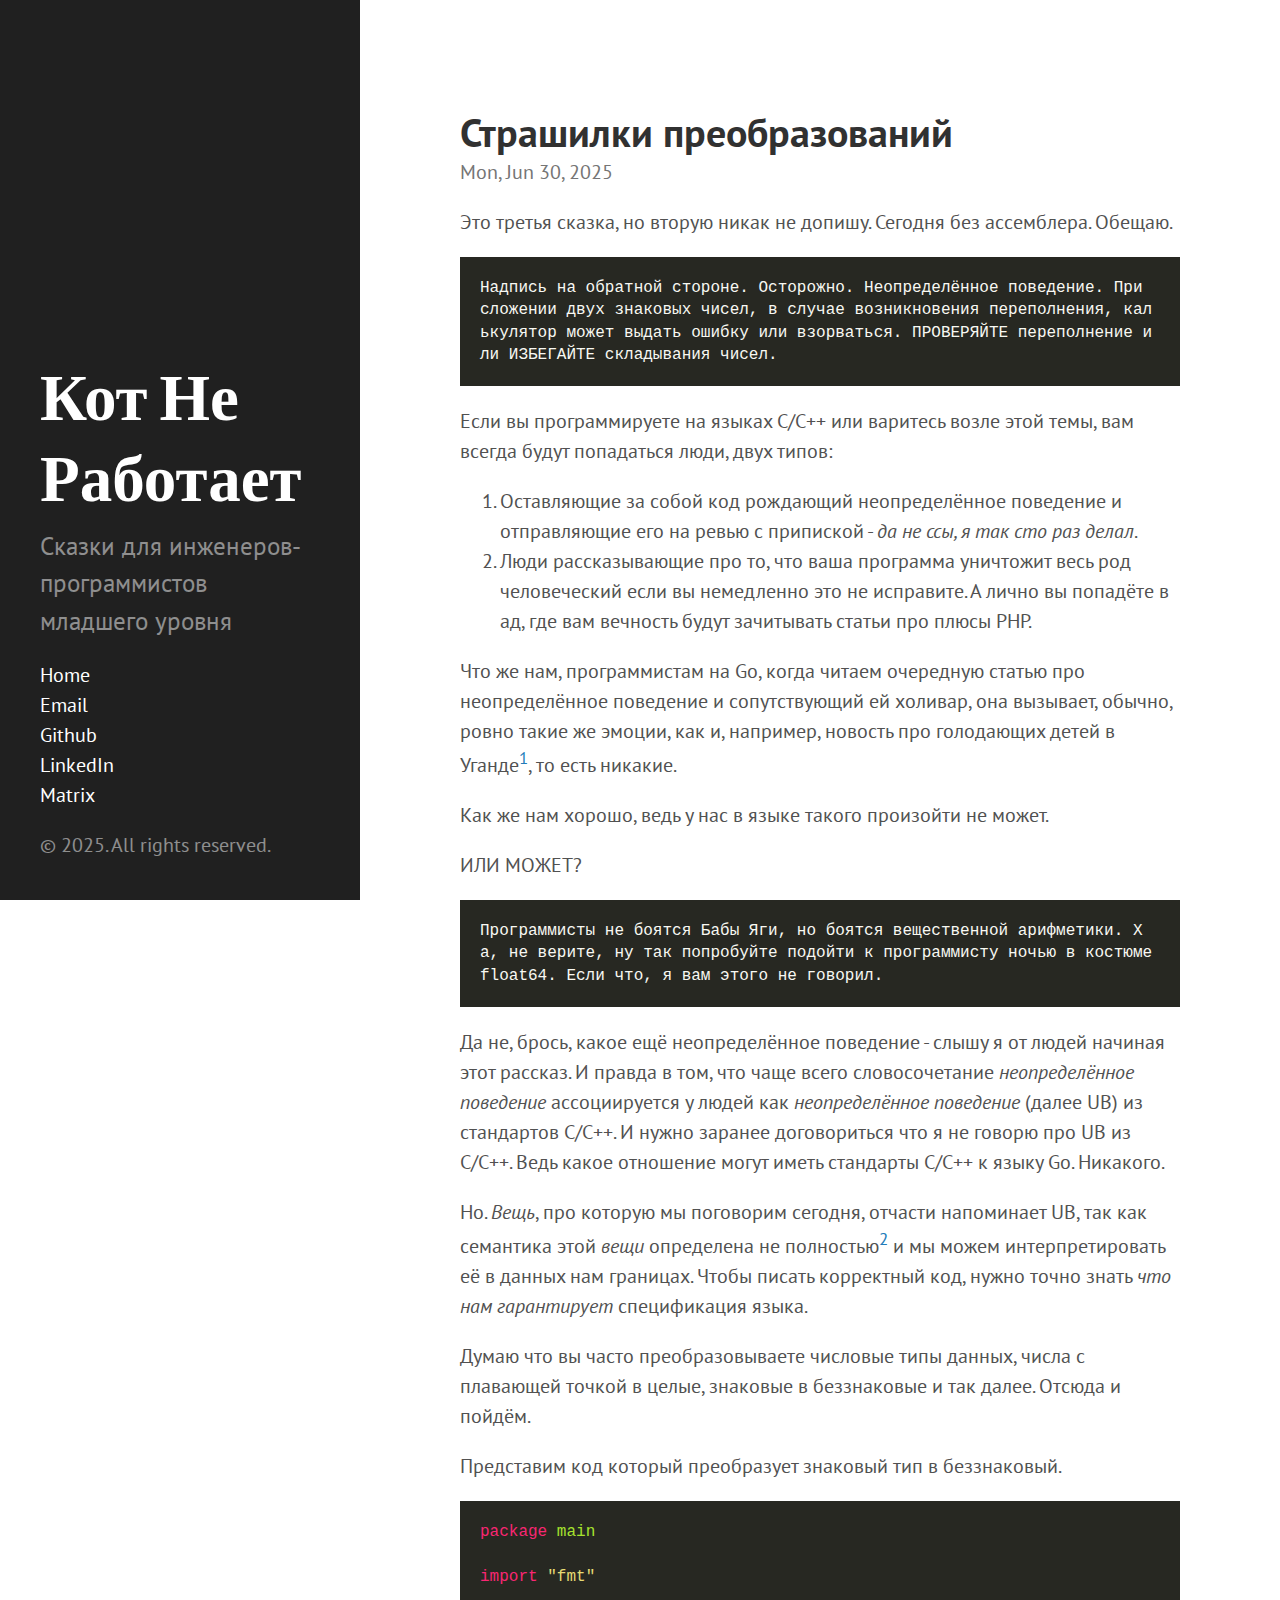
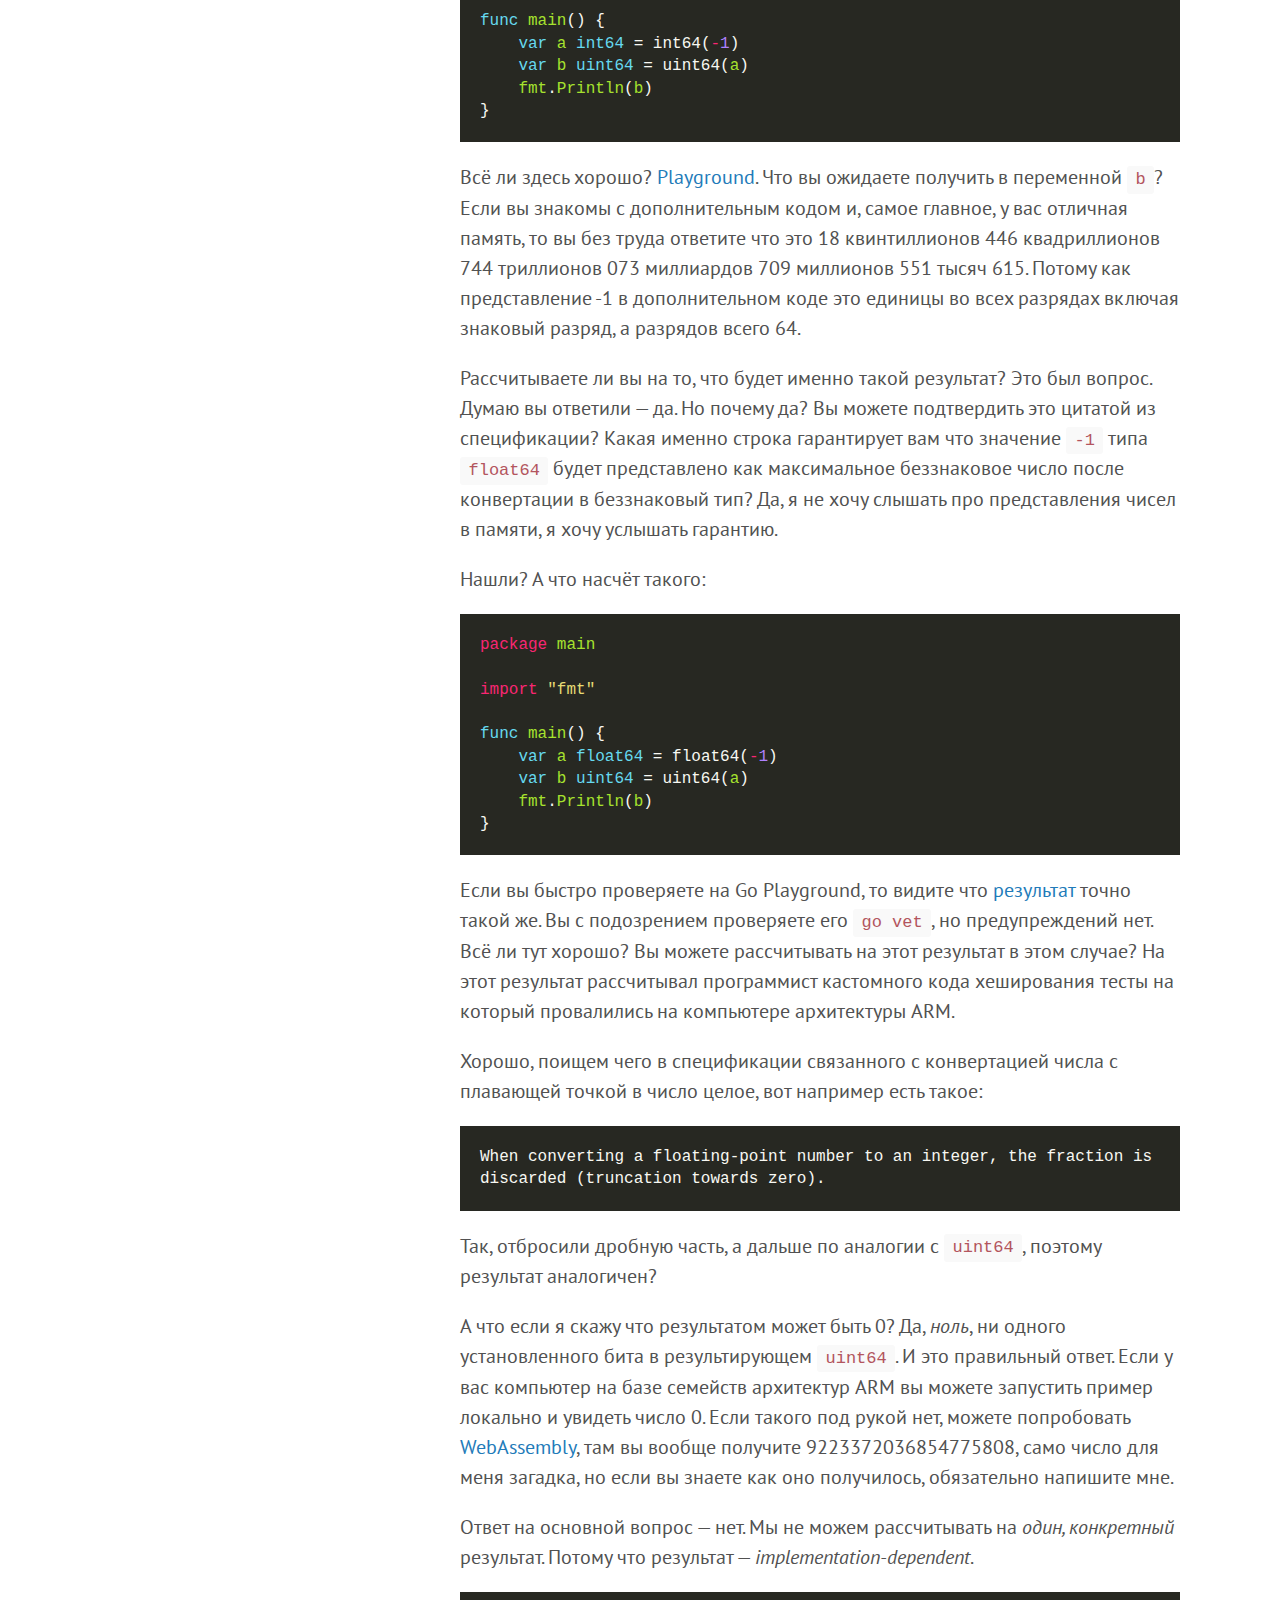
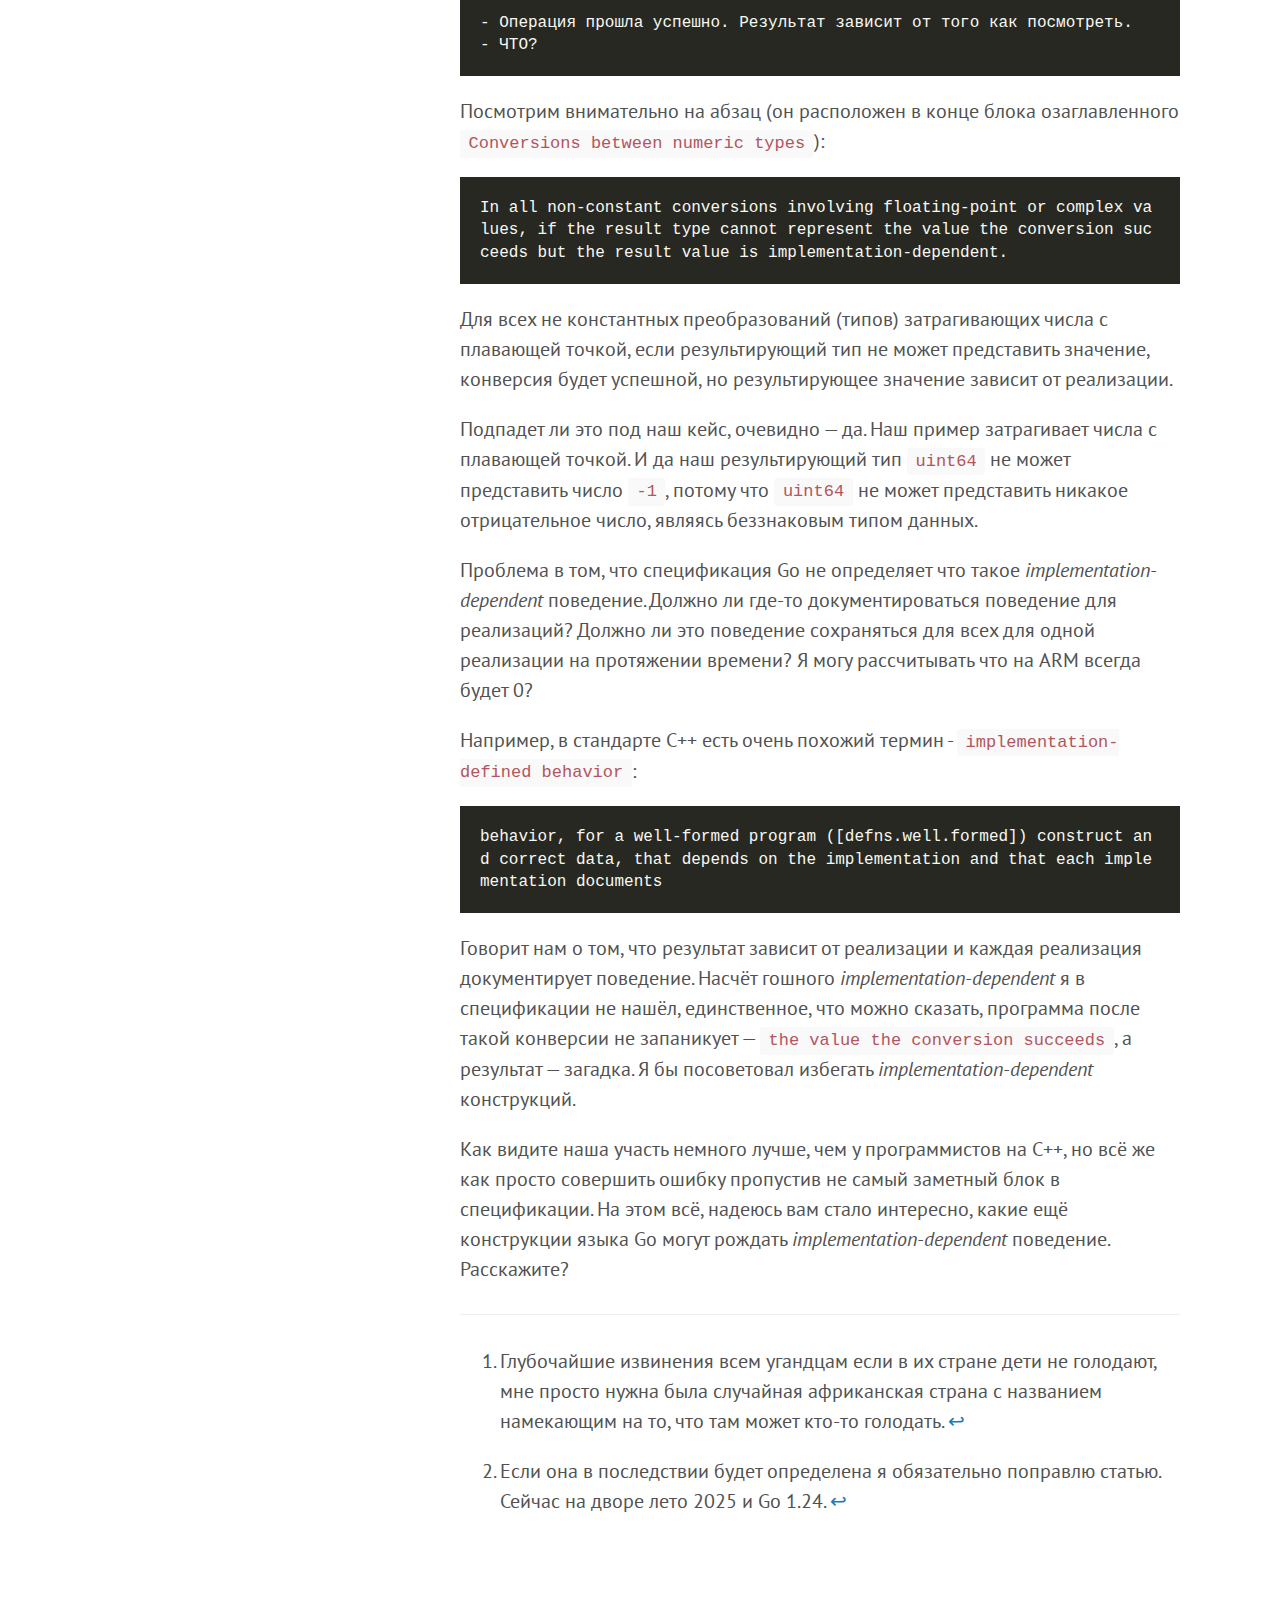
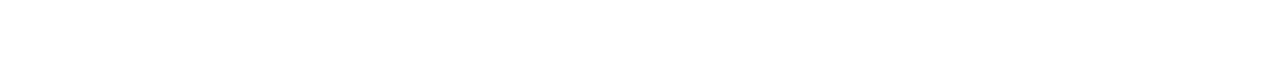
<file: posts/ub/index.html>
<!DOCTYPE html>
<html xmlns="http://www.w3.org/1999/xhtml" xml:lang="ru-ru" lang="ru-ru">
<head>
  <link href="https://gmpg.org/xfn/11" rel="profile">
  <meta http-equiv="content-type" content="text/html; charset=utf-8">
  <meta name="generator" content="Hugo 0.147.9">

  
  <meta name="viewport" content="width=device-width, initial-scale=1.0">

  <title>Страшилки преобразований &middot; Кот Не Работает</title>
  <meta name="description" content="" />

  
  <link type="text/css" rel="stylesheet" href="https://rokkerruslan.github.io/css/print.css" media="print">
  <link type="text/css" rel="stylesheet" href="https://rokkerruslan.github.io/css/poole.css">
  <link type="text/css" rel="stylesheet" href="https://rokkerruslan.github.io/css/syntax.css">
  <link type="text/css" rel="stylesheet" href="https://rokkerruslan.github.io/css/hyde.css">
    <link rel="stylesheet" href="https://fonts.googleapis.com/css?family=Abril+Fatface|PT+Sans:400,400i,700">


  
  <link rel="apple-touch-icon-precomposed" sizes="144x144" href="/apple-touch-icon-144-precomposed.png">
  <link rel="shortcut icon" href="/favicon.png">

  
  
</head>

  <body class=" ">
  <aside class="sidebar">
  <div class="container sidebar-sticky">
    <div class="sidebar-about">
      <a href="https://rokkerruslan.github.io/"><h1>Кот Не Работает</h1></a>
      <p class="lead">
       Сказки для инженеров-программистов младшего уровня 
      </p>
    </div>

    <nav>
      <ul class="sidebar-nav">
        <li><a href="https://rokkerruslan.github.io/">Home</a> </li>
        <li><a href="mailto:rokkerruslan@protonmail.com"> Email </a></li><li><a href="https://github.com/rokkerruslan"> Github </a></li><li><a href="https://linkedin.com/in/rokkerruslan"> LinkedIn </a></li><li><a href="https://matrix.to/#/@rokkerruslan:matrix.org"> Matrix </a></li>
      </ul>
    </nav>

    <p>&copy; 2025. All rights reserved. </p>
  </div>
</aside>

    <main class="content container">
    <div class="post">
  <h1>Страшилки преобразований</h1>
  <time datetime=2025-06-30T00:00:00Z class="post-date">Mon, Jun 30, 2025</time>
  <p>Это третья сказка, но вторую никак не допишу. Сегодня без ассемблера. Обещаю.</p>
<div class="highlight"><pre tabindex="0" style="color:#f8f8f2;background-color:#272822;-moz-tab-size:4;-o-tab-size:4;tab-size:4;"><code class="language-text" data-lang="text"><span style="display:flex;"><span>Надпись на обратной стороне. Осторожно. Неопределённое поведение. При сложении двух знаковых чисел, в случае возникновения переполнения, калькулятор может выдать ошибку или взорваться. ПРОВЕРЯЙТЕ переполнение или ИЗБЕГАЙТЕ складывания чисел.
</span></span></code></pre></div><p>Если вы программируете на языках C/C++ или варитесь возле этой темы, вам
всегда будут попадаться люди, двух типов:</p>
<ol>
<li>Оставляющие за собой код рождающий неопределённое
поведение и отправляющие его на ревью с припиской - <em>да не ссы, я так сто раз делал</em>.</li>
<li>Люди рассказывающие про то, что ваша программа уничтожит весь род человеческий если вы
немедленно это не исправите. А лично вы попадёте в ад, где вам вечность будут зачитывать статьи про плюсы PHP.</li>
</ol>
<p>Что же нам, программистам на Go, когда читаем очередную статью про неопределённое
поведение и сопутствующий ей холивар, она вызывает, обычно, ровно такие же эмоции, как и,
например, новость про голодающих детей в Уганде<sup id="fnref:1"><a href="#fn:1" class="footnote-ref" role="doc-noteref">1</a></sup>, то есть никакие.</p>
<p>Как же нам хорошо, ведь у нас в языке такого произойти не может.</p>
<p>ИЛИ МОЖЕТ?</p>
<div class="highlight"><pre tabindex="0" style="color:#f8f8f2;background-color:#272822;-moz-tab-size:4;-o-tab-size:4;tab-size:4;"><code class="language-text" data-lang="text"><span style="display:flex;"><span>Программисты не боятся Бабы Яги, но боятся вещественной арифметики. Ха, не верите, ну так попробуйте подойти к программисту ночью в костюме float64. Если что, я вам этого не говорил.
</span></span></code></pre></div><p>Да не, брось, какое ещё неопределённое поведение - слышу я от людей
начиная этот рассказ. И правда в том, что чаще всего словосочетание <em>неопределённое поведение</em>
ассоциируется у людей как <em>неопределённое поведение</em> (далее UB) из стандартов C/C++.
И нужно заранее договориться что я не говорю про UB из C/C++. Ведь какое отношение
могут иметь стандарты C/C++ к языку Go. Никакого.</p>
<p>Но. <em>Вещь</em>, про которую мы поговорим сегодня, отчасти напоминает UB,
так как семантика этой <em>вещи</em> определена не полностью<sup id="fnref:2"><a href="#fn:2" class="footnote-ref" role="doc-noteref">2</a></sup> и мы можем
интерпретировать её в данных нам границах. Чтобы писать корректный
код, нужно точно знать <em>что нам гарантирует</em> спецификация языка.</p>
<p>Думаю что вы часто преобразовываете числовые типы данных, числа с плавающей
точкой в целые, знаковые в беззнаковые и так далее. Отсюда и пойдём.</p>
<p>Представим код который преобразует знаковый тип в беззнаковый.</p>
<div class="highlight"><pre tabindex="0" style="color:#f8f8f2;background-color:#272822;-moz-tab-size:4;-o-tab-size:4;tab-size:4;"><code class="language-go" data-lang="go"><span style="display:flex;"><span><span style="color:#f92672">package</span> <span style="color:#a6e22e">main</span>
</span></span><span style="display:flex;"><span>
</span></span><span style="display:flex;"><span><span style="color:#f92672">import</span> <span style="color:#e6db74">&#34;fmt&#34;</span>
</span></span><span style="display:flex;"><span>
</span></span><span style="display:flex;"><span><span style="color:#66d9ef">func</span> <span style="color:#a6e22e">main</span>() {
</span></span><span style="display:flex;"><span>	<span style="color:#66d9ef">var</span> <span style="color:#a6e22e">a</span> <span style="color:#66d9ef">int64</span> = int64(<span style="color:#f92672">-</span><span style="color:#ae81ff">1</span>)
</span></span><span style="display:flex;"><span>	<span style="color:#66d9ef">var</span> <span style="color:#a6e22e">b</span> <span style="color:#66d9ef">uint64</span> = uint64(<span style="color:#a6e22e">a</span>)
</span></span><span style="display:flex;"><span>	<span style="color:#a6e22e">fmt</span>.<span style="color:#a6e22e">Println</span>(<span style="color:#a6e22e">b</span>)
</span></span><span style="display:flex;"><span>}
</span></span></code></pre></div><p>Всё ли здесь хорошо? <a href="https://go.dev/play/p/QIA49WSmgAR">Playground</a>.
Что вы ожидаете получить в переменной <code>b</code>? Если вы знакомы с дополнительным
кодом и, самое главное, у вас отличная память, то вы без труда ответите что
это 18 квинтиллионов 446 квадриллионов 744 триллионов 073 миллиардов 709
миллионов 551 тысяч 615. Потому как представление -1 в дополнительном коде
это единицы во всех разрядах включая знаковый разряд, а разрядов всего 64.</p>
<p>Рассчитываете ли вы на то, что будет именно такой результат? Это был вопрос. Думаю вы ответили —
да. Но почему да? Вы можете подтвердить это цитатой из спецификации? Какая
именно строка гарантирует вам что значение <code>-1</code> типа <code>float64</code> будет представлено как максимальное
беззнаковое число после конвертации в беззнаковый тип? Да, я не хочу
слышать про представления чисел в памяти, я хочу услышать гарантию.</p>
<p>Нашли? А что насчёт такого:</p>
<div class="highlight"><pre tabindex="0" style="color:#f8f8f2;background-color:#272822;-moz-tab-size:4;-o-tab-size:4;tab-size:4;"><code class="language-go" data-lang="go"><span style="display:flex;"><span><span style="color:#f92672">package</span> <span style="color:#a6e22e">main</span>
</span></span><span style="display:flex;"><span>
</span></span><span style="display:flex;"><span><span style="color:#f92672">import</span> <span style="color:#e6db74">&#34;fmt&#34;</span>
</span></span><span style="display:flex;"><span>
</span></span><span style="display:flex;"><span><span style="color:#66d9ef">func</span> <span style="color:#a6e22e">main</span>() {
</span></span><span style="display:flex;"><span>	<span style="color:#66d9ef">var</span> <span style="color:#a6e22e">a</span> <span style="color:#66d9ef">float64</span> = float64(<span style="color:#f92672">-</span><span style="color:#ae81ff">1</span>)
</span></span><span style="display:flex;"><span>	<span style="color:#66d9ef">var</span> <span style="color:#a6e22e">b</span> <span style="color:#66d9ef">uint64</span> = uint64(<span style="color:#a6e22e">a</span>)
</span></span><span style="display:flex;"><span>	<span style="color:#a6e22e">fmt</span>.<span style="color:#a6e22e">Println</span>(<span style="color:#a6e22e">b</span>)
</span></span><span style="display:flex;"><span>}
</span></span></code></pre></div><p>Если вы быстро проверяете на Go Playground, то видите что <a href="https://go.dev/play/p/bpWU34pVevi">результат</a>
точно такой же. Вы с подозрением проверяете его <code>go vet</code>, но предупреждений нет.
Всё ли тут хорошо? Вы можете рассчитывать на этот результат в этом случае? На этот
результат рассчитывал программист кастомного кода хеширования
тесты на который провалились на компьютере архитектуры ARM.</p>
<p>Хорошо, поищем чего в спецификации связанного с конвертацией числа с плавающей точкой в число целое, вот например есть такое:</p>
<div class="highlight"><pre tabindex="0" style="color:#f8f8f2;background-color:#272822;-moz-tab-size:4;-o-tab-size:4;tab-size:4;"><code class="language-text" data-lang="text"><span style="display:flex;"><span>When converting a floating-point number to an integer, the fraction is discarded (truncation towards zero).
</span></span></code></pre></div><p>Так, отбросили дробную часть, а дальше по аналогии с <code>uint64</code>, поэтому результат аналогичен?</p>
<p>А что если я скажу что результатом может быть 0? Да, <em>ноль</em>, ни одного установленного бита в результирующем <code>uint64</code>. И это правильный ответ. Если у вас
компьютер на базе семейств архитектур ARM вы можете запустить пример локально и увидеть число 0.
Если такого под рукой нет, можете попробовать <a href="https://www.boot.dev/playground/go">WebAssembly</a>,
там вы вообще получите 9223372036854775808, само число для меня загадка, но если вы знаете как оно получилось, обязательно напишите мне.</p>
<p>Ответ на основной вопрос — нет. Мы не можем рассчитывать на <em>один, конкретный</em>
результат. Потому что результат — <em>implementation-dependent</em>.</p>
<div class="highlight"><pre tabindex="0" style="color:#f8f8f2;background-color:#272822;-moz-tab-size:4;-o-tab-size:4;tab-size:4;"><code class="language-text" data-lang="text"><span style="display:flex;"><span>- Операция прошла успешно. Результат зависит от того как посмотреть.
</span></span><span style="display:flex;"><span>- ЧТО?
</span></span></code></pre></div><p>Посмотрим внимательно на абзац (он расположен в конце блока озаглавленного <code>Conversions between numeric types</code>):</p>
<div class="highlight"><pre tabindex="0" style="color:#f8f8f2;background-color:#272822;-moz-tab-size:4;-o-tab-size:4;tab-size:4;"><code class="language-text" data-lang="text"><span style="display:flex;"><span>In all non-constant conversions involving floating-point or complex values, if the result type cannot represent the value the conversion succeeds but the result value is implementation-dependent.
</span></span></code></pre></div><p>Для всех не константных преобразований (типов) затрагивающих числа с плавающей точкой, если
результирующий тип не может представить значение, конверсия будет успешной, но результирующее
значение зависит от реализации.</p>
<p>Подпадет ли это под наш кейс, очевидно — да. Наш пример затрагивает числа с плавающей точкой. И да наш
результирующий тип <code>uint64</code> не может представить число <code>-1</code>, потому что <code>uint64</code> не может представить никакое отрицательное
число, являясь беззнаковым типом данных.</p>
<p>Проблема в том, что спецификация Go не определяет что такое <em>implementation-dependent</em> поведение.
Должно ли где-то документироваться поведение для реализаций? Должно ли это поведение
сохраняться для всех для одной реализации на протяжении времени? Я могу рассчитывать что на ARM всегда будет 0?</p>
<p>Например, в стандарте С++ есть очень похожий термин - <code>implementation-defined behavior</code>:</p>
<div class="highlight"><pre tabindex="0" style="color:#f8f8f2;background-color:#272822;-moz-tab-size:4;-o-tab-size:4;tab-size:4;"><code class="language-text" data-lang="text"><span style="display:flex;"><span>behavior, for a well-formed program ([defns.well.formed]) construct and correct data, that depends on the implementation and that each implementation documents
</span></span></code></pre></div><p>Говорит нам о том, что результат зависит от реализации и каждая реализация документирует поведение. Насчёт гошного <em>implementation-dependent</em> я в спецификации
не нашёл, единственное, что можно сказать, программа после такой конверсии не запаникует — <code>the value the conversion succeeds</code>, а результат — загадка.
Я бы посоветовал избегать <em>implementation-dependent</em> конструкций.</p>
<p>Как видите наша участь немного лучше, чем у программистов на C++, но всё же как просто совершить ошибку пропустив
не самый заметный блок в спецификации. На этом всё, надеюсь вам стало интересно, какие ещё конструкции языка
Go могут рождать <em>implementation-dependent</em> поведение. Расскажите?</p>
<div class="footnotes" role="doc-endnotes">
<hr>
<ol>
<li id="fn:1">
<p>Глубочайшие извинения всем угандцам если в их стране дети не голодают, мне просто нужна
была случайная африканская страна с названием намекающим на то, что там может кто-то голодать.&#160;<a href="#fnref:1" class="footnote-backref" role="doc-backlink">&#x21a9;&#xfe0e;</a></p>
</li>
<li id="fn:2">
<p>Если она в последствии будет определена я обязательно поправлю статью. Сейчас на дворе лето 2025 и Go 1.24.&#160;<a href="#fnref:2" class="footnote-backref" role="doc-backlink">&#x21a9;&#xfe0e;</a></p>
</li>
</ol>
</div>
</div>


    </main>

    
      
    
  </body>
</html>
</file>
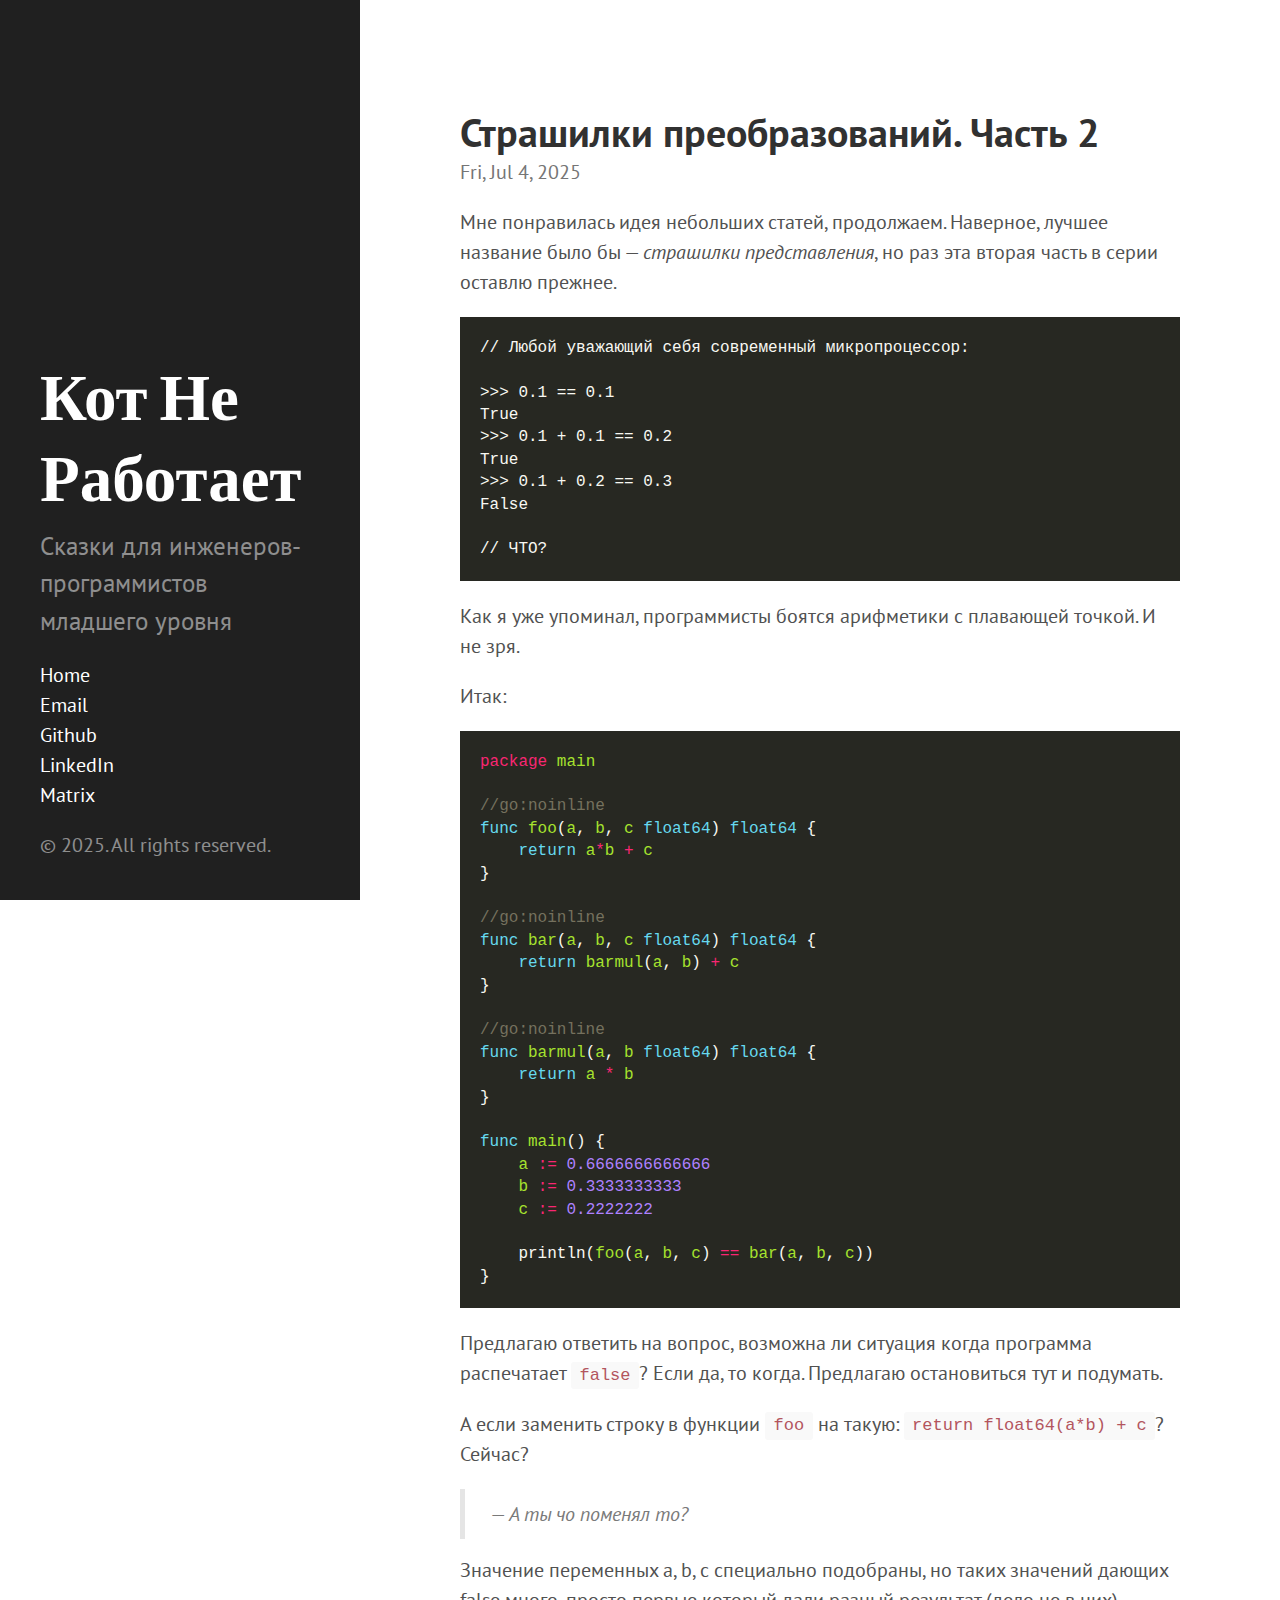
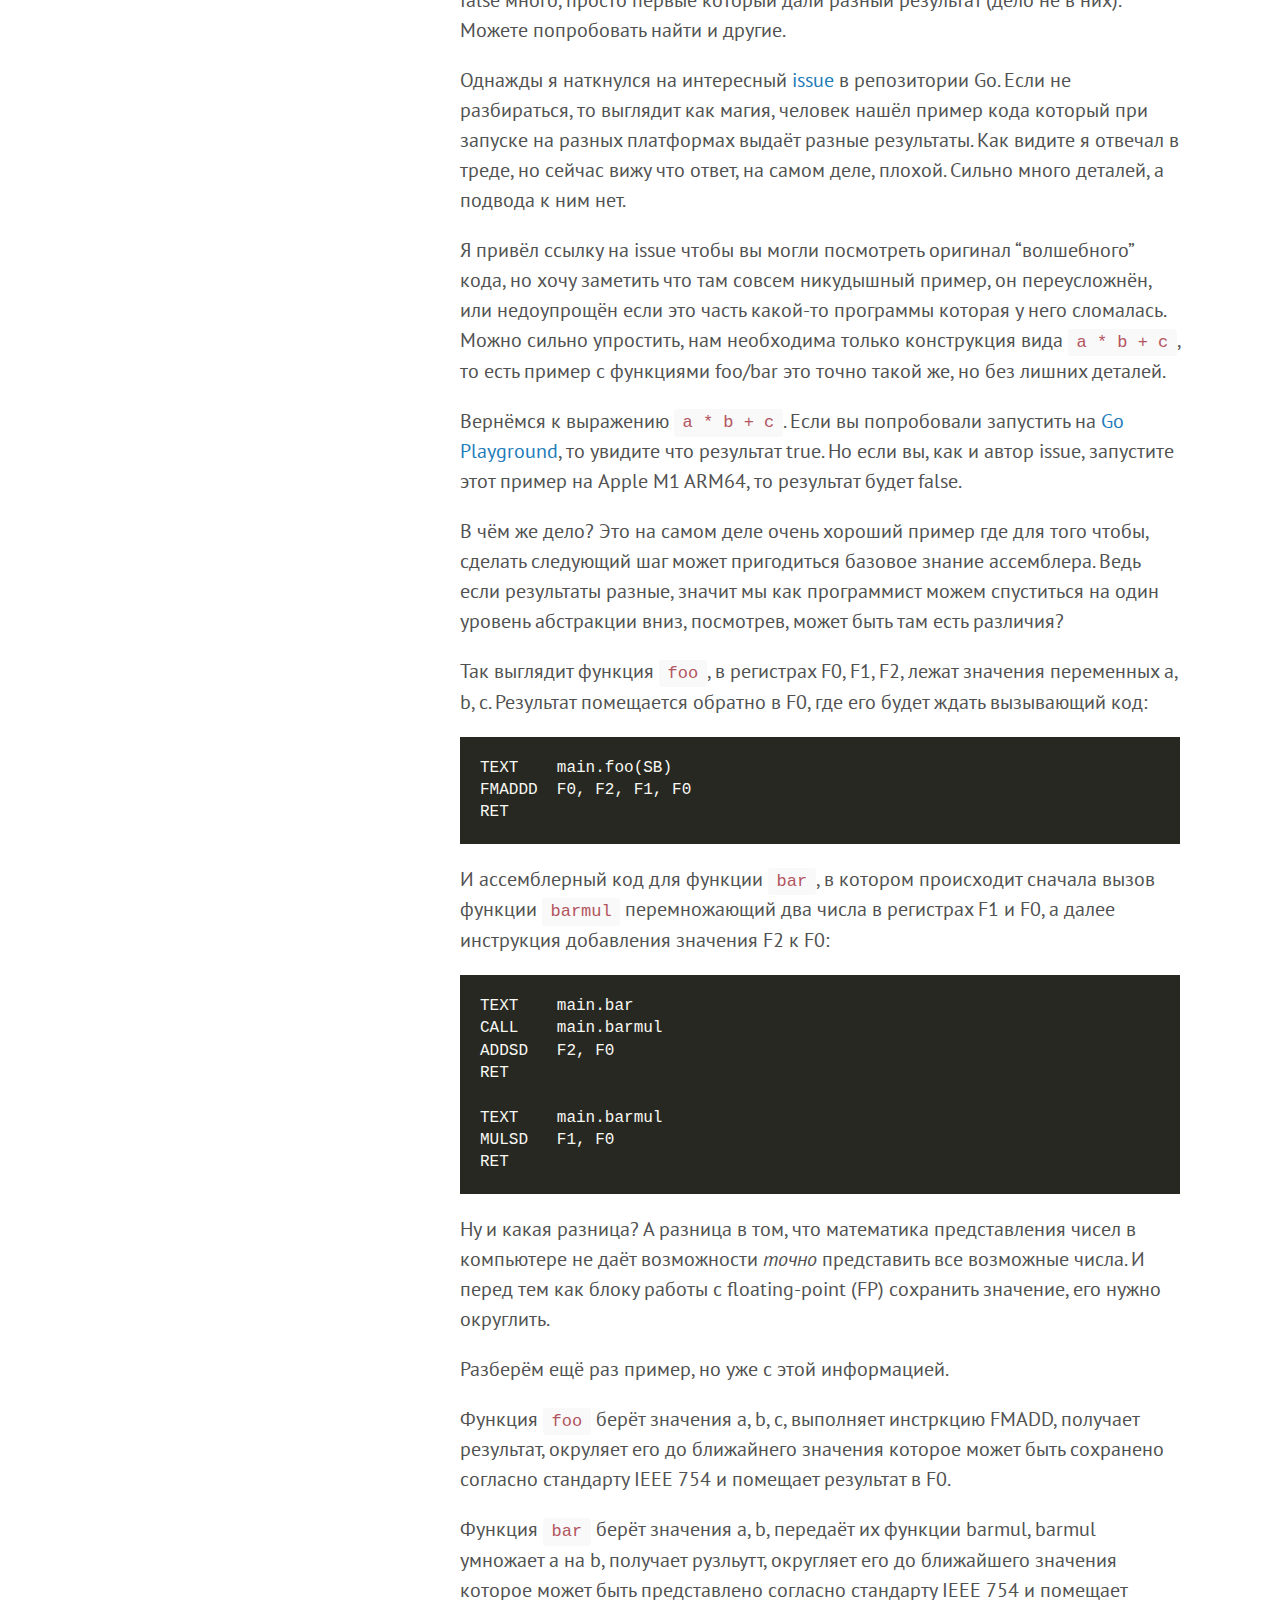
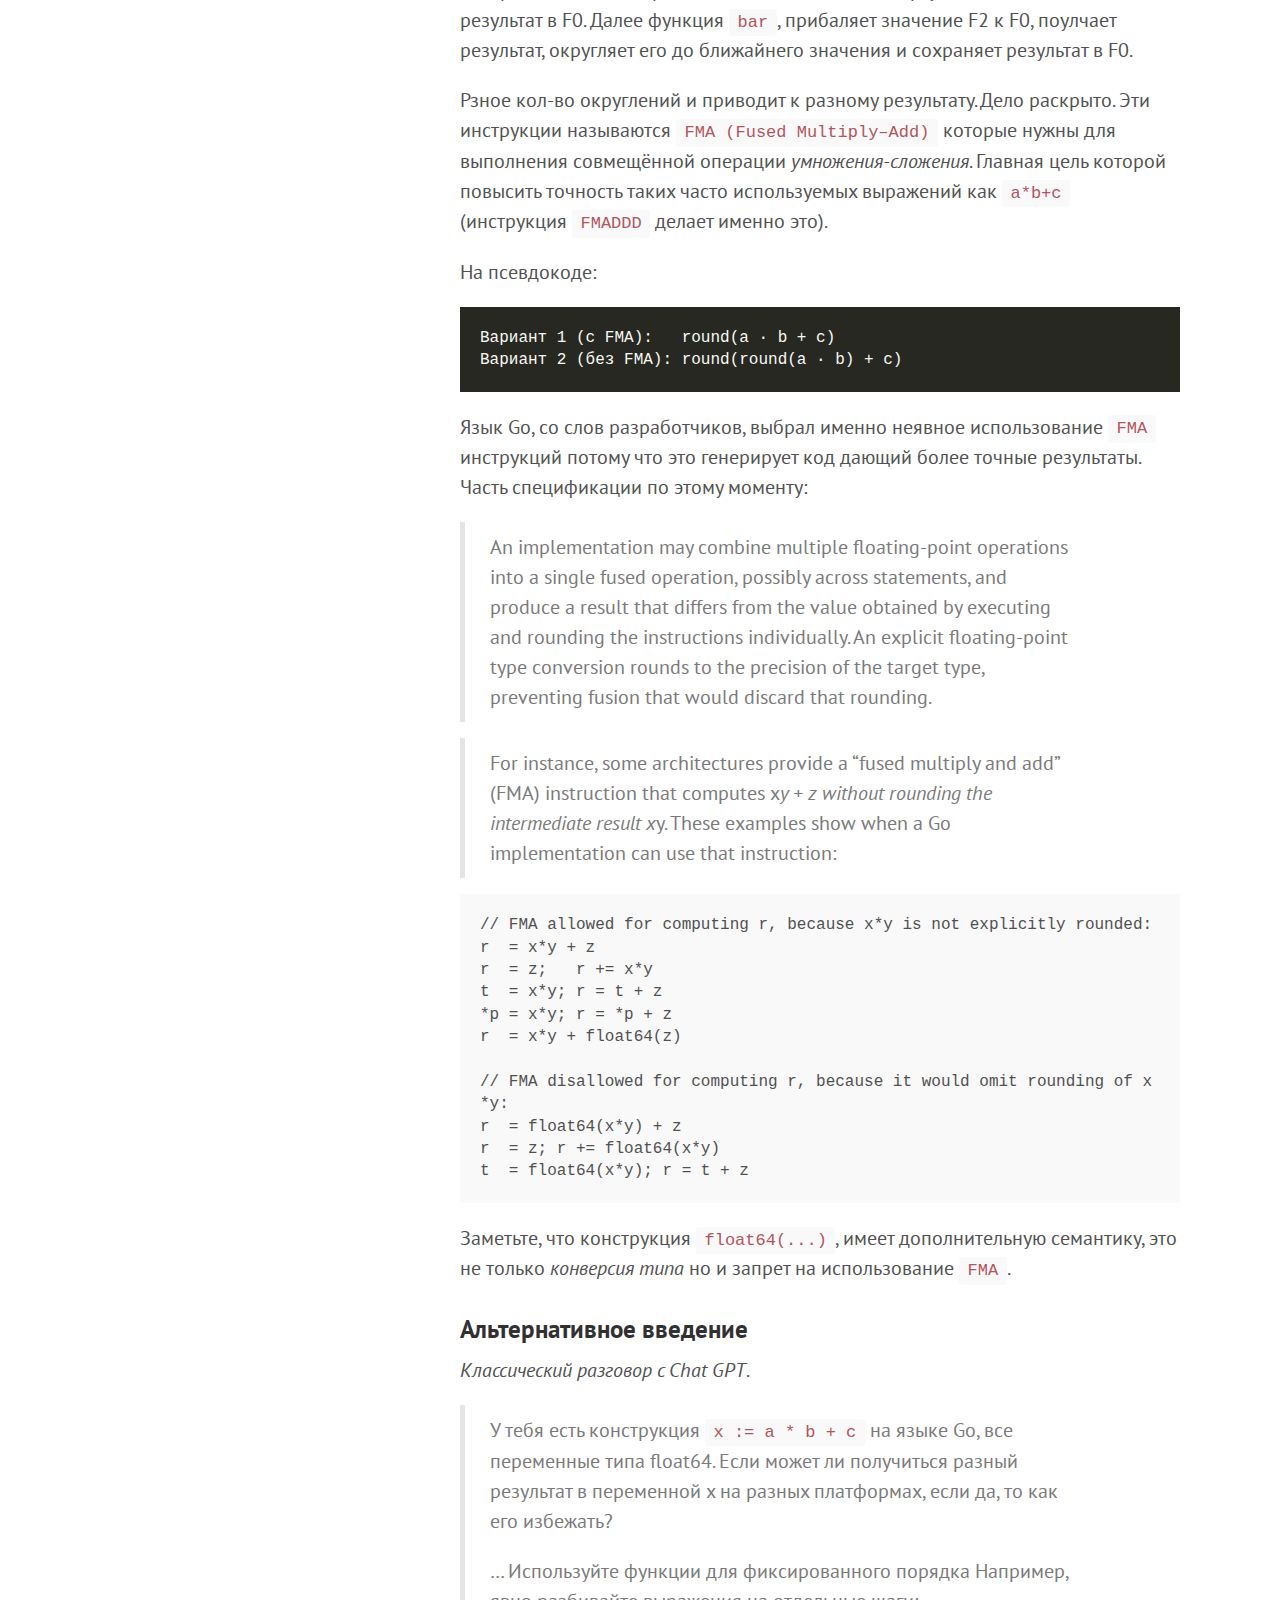
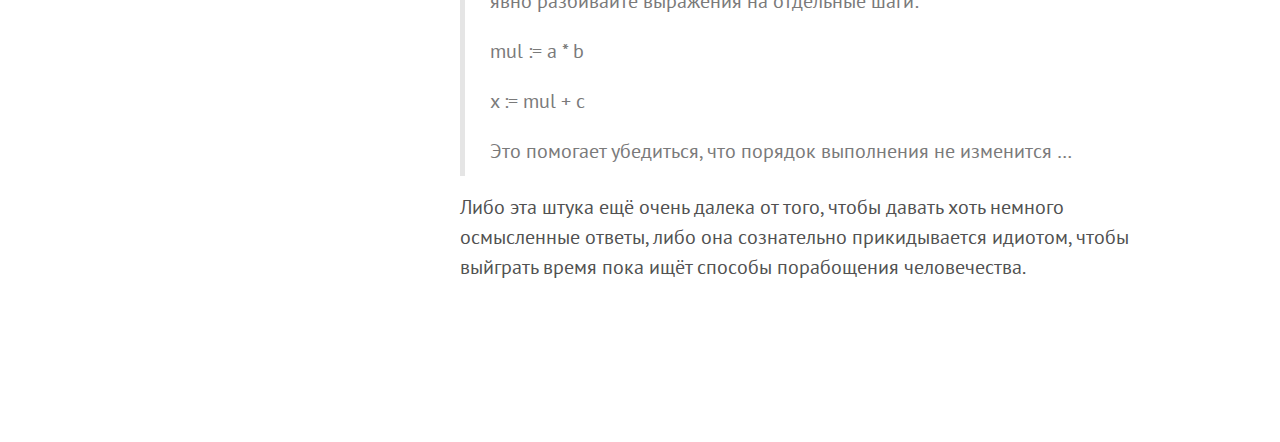
<file: posts/ub2/index.html>
<!DOCTYPE html>
<html xmlns="http://www.w3.org/1999/xhtml" xml:lang="ru-ru" lang="ru-ru">
<head>
  <link href="https://gmpg.org/xfn/11" rel="profile">
  <meta http-equiv="content-type" content="text/html; charset=utf-8">
  <meta name="generator" content="Hugo 0.147.9">

  
  <meta name="viewport" content="width=device-width, initial-scale=1.0">

  <title>Страшилки преобразований. Часть 2 &middot; Кот Не Работает</title>
  <meta name="description" content="" />

  
  <link type="text/css" rel="stylesheet" href="https://rokkerruslan.github.io/css/print.css" media="print">
  <link type="text/css" rel="stylesheet" href="https://rokkerruslan.github.io/css/poole.css">
  <link type="text/css" rel="stylesheet" href="https://rokkerruslan.github.io/css/syntax.css">
  <link type="text/css" rel="stylesheet" href="https://rokkerruslan.github.io/css/hyde.css">
    <link rel="stylesheet" href="https://fonts.googleapis.com/css?family=Abril+Fatface|PT+Sans:400,400i,700">


  
  <link rel="apple-touch-icon-precomposed" sizes="144x144" href="/apple-touch-icon-144-precomposed.png">
  <link rel="shortcut icon" href="/favicon.png">

  
  
</head>

  <body class=" ">
  <aside class="sidebar">
  <div class="container sidebar-sticky">
    <div class="sidebar-about">
      <a href="https://rokkerruslan.github.io/"><h1>Кот Не Работает</h1></a>
      <p class="lead">
       Сказки для инженеров-программистов младшего уровня 
      </p>
    </div>

    <nav>
      <ul class="sidebar-nav">
        <li><a href="https://rokkerruslan.github.io/">Home</a> </li>
        <li><a href="mailto:rokkerruslan@protonmail.com"> Email </a></li><li><a href="https://github.com/rokkerruslan"> Github </a></li><li><a href="https://linkedin.com/in/rokkerruslan"> LinkedIn </a></li><li><a href="https://matrix.to/#/@rokkerruslan:matrix.org"> Matrix </a></li>
      </ul>
    </nav>

    <p>&copy; 2025. All rights reserved. </p>
  </div>
</aside>

    <main class="content container">
    <div class="post">
  <h1>Страшилки преобразований. Часть 2</h1>
  <time datetime=2025-07-04T00:00:00Z class="post-date">Fri, Jul 4, 2025</time>
  <p>Мне понравилась идея небольших статей, продолжаем. Наверное, лучшее название было бы — <em>страшилки представления</em>,
но раз эта вторая часть в серии оставлю прежнее.</p>
<div class="highlight"><pre tabindex="0" style="color:#f8f8f2;background-color:#272822;-moz-tab-size:4;-o-tab-size:4;tab-size:4;"><code class="language-text" data-lang="text"><span style="display:flex;"><span>// Любой уважающий себя современный микропроцессор:
</span></span><span style="display:flex;"><span>
</span></span><span style="display:flex;"><span>&gt;&gt;&gt; 0.1 == 0.1
</span></span><span style="display:flex;"><span>True
</span></span><span style="display:flex;"><span>&gt;&gt;&gt; 0.1 + 0.1 == 0.2 
</span></span><span style="display:flex;"><span>True
</span></span><span style="display:flex;"><span>&gt;&gt;&gt; 0.1 + 0.2 == 0.3
</span></span><span style="display:flex;"><span>False
</span></span><span style="display:flex;"><span>
</span></span><span style="display:flex;"><span>// ЧТО?
</span></span></code></pre></div><p>Как я уже упоминал, программисты боятся арифметики с плавающей точкой. И не зря.</p>
<p>Итак:</p>
<div class="highlight"><pre tabindex="0" style="color:#f8f8f2;background-color:#272822;-moz-tab-size:4;-o-tab-size:4;tab-size:4;"><code class="language-go" data-lang="go"><span style="display:flex;"><span><span style="color:#f92672">package</span> <span style="color:#a6e22e">main</span>
</span></span><span style="display:flex;"><span>
</span></span><span style="display:flex;"><span><span style="color:#75715e">//go:noinline</span>
</span></span><span style="display:flex;"><span><span style="color:#66d9ef">func</span> <span style="color:#a6e22e">foo</span>(<span style="color:#a6e22e">a</span>, <span style="color:#a6e22e">b</span>, <span style="color:#a6e22e">c</span> <span style="color:#66d9ef">float64</span>) <span style="color:#66d9ef">float64</span> {
</span></span><span style="display:flex;"><span>	<span style="color:#66d9ef">return</span> <span style="color:#a6e22e">a</span><span style="color:#f92672">*</span><span style="color:#a6e22e">b</span> <span style="color:#f92672">+</span> <span style="color:#a6e22e">c</span>
</span></span><span style="display:flex;"><span>}
</span></span><span style="display:flex;"><span>
</span></span><span style="display:flex;"><span><span style="color:#75715e">//go:noinline</span>
</span></span><span style="display:flex;"><span><span style="color:#66d9ef">func</span> <span style="color:#a6e22e">bar</span>(<span style="color:#a6e22e">a</span>, <span style="color:#a6e22e">b</span>, <span style="color:#a6e22e">c</span> <span style="color:#66d9ef">float64</span>) <span style="color:#66d9ef">float64</span> {
</span></span><span style="display:flex;"><span>	<span style="color:#66d9ef">return</span> <span style="color:#a6e22e">barmul</span>(<span style="color:#a6e22e">a</span>, <span style="color:#a6e22e">b</span>) <span style="color:#f92672">+</span> <span style="color:#a6e22e">c</span>
</span></span><span style="display:flex;"><span>}
</span></span><span style="display:flex;"><span>
</span></span><span style="display:flex;"><span><span style="color:#75715e">//go:noinline</span>
</span></span><span style="display:flex;"><span><span style="color:#66d9ef">func</span> <span style="color:#a6e22e">barmul</span>(<span style="color:#a6e22e">a</span>, <span style="color:#a6e22e">b</span> <span style="color:#66d9ef">float64</span>) <span style="color:#66d9ef">float64</span> {
</span></span><span style="display:flex;"><span>	<span style="color:#66d9ef">return</span> <span style="color:#a6e22e">a</span> <span style="color:#f92672">*</span> <span style="color:#a6e22e">b</span>
</span></span><span style="display:flex;"><span>}
</span></span><span style="display:flex;"><span>
</span></span><span style="display:flex;"><span><span style="color:#66d9ef">func</span> <span style="color:#a6e22e">main</span>() {
</span></span><span style="display:flex;"><span>	<span style="color:#a6e22e">a</span> <span style="color:#f92672">:=</span> <span style="color:#ae81ff">0.6666666666666</span>
</span></span><span style="display:flex;"><span>	<span style="color:#a6e22e">b</span> <span style="color:#f92672">:=</span> <span style="color:#ae81ff">0.3333333333</span>
</span></span><span style="display:flex;"><span>	<span style="color:#a6e22e">c</span> <span style="color:#f92672">:=</span> <span style="color:#ae81ff">0.2222222</span>
</span></span><span style="display:flex;"><span>
</span></span><span style="display:flex;"><span>	println(<span style="color:#a6e22e">foo</span>(<span style="color:#a6e22e">a</span>, <span style="color:#a6e22e">b</span>, <span style="color:#a6e22e">c</span>) <span style="color:#f92672">==</span> <span style="color:#a6e22e">bar</span>(<span style="color:#a6e22e">a</span>, <span style="color:#a6e22e">b</span>, <span style="color:#a6e22e">c</span>))
</span></span><span style="display:flex;"><span>}
</span></span></code></pre></div><p>Предлагаю ответить на вопрос, возможна ли ситуация когда программа распечатает <code>false</code>? Если
да, то когда. Предлагаю остановиться тут и подумать.</p>
<p>А если заменить строку в функции <code>foo</code> на такую: <code>return float64(a*b) + c</code>? Сейчас?</p>
<blockquote>
<p>— <em>А ты чо поменял то?</em></p></blockquote>
<p>Значение переменных a, b, c специально подобраны, но таких значений дающих false
много, просто первые который дали разный результат (дело не в них). Можете
попробовать найти и другие.</p>
<p>Однажды я наткнулся на интересный <a href="https://github.com/golang/go/issues/61061">issue</a>
в репозитории Go. Если не разбираться, то выглядит как магия, человек нашёл пример
кода который при запуске на разных платформах выдаёт разные результаты. Как видите
я отвечал в треде, но сейчас вижу что ответ, на самом деле, плохой. Сильно много
деталей, а подвода к ним нет.</p>
<p>Я привёл ссылку на issue чтобы вы могли посмотреть оригинал &ldquo;волшебного&rdquo; кода, но хочу
заметить что там совсем никудышный пример, он переусложнён, или недоупрощён если это часть какой-то программы которая у него сломалась. Можно
сильно упростить, нам необходима только конструкция вида <code>a * b + c</code>, то есть пример с функциями foo/bar
это точно такой же, но без лишних деталей.</p>
<p>Вернёмся к выражению <code>a * b + c</code>. Если вы попробовали запустить на <a href="https://go.dev/play/p/ON6V27axtzr">Go Playground</a>, то увидите что результат true.
Но если вы, как и автор issue, запустите этот пример на Apple M1 ARM64, то результат будет false.</p>
<p>В чём же дело? Это на самом деле очень хороший пример где для того чтобы, сделать следующий шаг может
пригодиться базовое знание ассемблера. Ведь если результаты разные, значит мы как программист можем
спуститься на один уровень абстракции вниз, посмотрев, может быть там есть различия?</p>
<p>Так выглядит функция <code>foo</code>, в регистрах F0, F1, F2, лежат значения переменных a, b, c. Результат помещается обратно в F0,
где его будет ждать вызывающий код:</p>
<div class="highlight"><pre tabindex="0" style="color:#f8f8f2;background-color:#272822;-moz-tab-size:4;-o-tab-size:4;tab-size:4;"><code class="language-text" data-lang="text"><span style="display:flex;"><span>TEXT	main.foo(SB)
</span></span><span style="display:flex;"><span>FMADDD	F0, F2, F1, F0
</span></span><span style="display:flex;"><span>RET
</span></span></code></pre></div><p>И ассемблерный код для функции <code>bar</code>, в котором происходит сначала вызов функции <code>barmul</code> перемножающий два числа в регистрах F1 и F0, а
далее инструкция добавления значения F2 к F0:</p>
<div class="highlight"><pre tabindex="0" style="color:#f8f8f2;background-color:#272822;-moz-tab-size:4;-o-tab-size:4;tab-size:4;"><code class="language-text" data-lang="text"><span style="display:flex;"><span>TEXT	main.bar
</span></span><span style="display:flex;"><span>CALL	main.barmul
</span></span><span style="display:flex;"><span>ADDSD	F2, F0
</span></span><span style="display:flex;"><span>RET
</span></span><span style="display:flex;"><span>
</span></span><span style="display:flex;"><span>TEXT	main.barmul
</span></span><span style="display:flex;"><span>MULSD	F1, F0
</span></span><span style="display:flex;"><span>RET
</span></span></code></pre></div><p>Ну и какая разница? А разница в том, что математика представления чисел в компьютере не даёт возможности <em>точно</em> представить
все возможные числа. И перед тем как блоку работы с floating-point (FP) сохранить значение, его нужно округлить.</p>
<p>Разберём ещё раз пример, но уже с этой информацией.</p>
<p>Функция <code>foo</code> берёт значения a, b, c, выполняет инстркцию FMADD, получает результат, окруляет его до ближайнего значения
которое может быть сохранено согласно стандарту IEEE 754 и помещает результат в F0.</p>
<p>Функция <code>bar</code> берёт значения a, b, передаёт их функции barmul, barmul умножает a на b, получает рузльутт, округляет его
до ближайшего значения которое может быть представлено согласно стандарту IEEE 754 и помещает результат в F0.
Далее функция <code>bar</code>, прибаляет значение F2 к F0, поулчает результат, округляет его до ближайнего значения и сохраняет
результат в F0.</p>
<p>Рзное кол-во округлений и приводит к разному результату. Дело раскрыто. Эти инструкции называются <code>FMA (Fused Multiply–Add)</code>
которые нужны для выполнения совмещённой операции <em>умножения-сложения</em>.
Главная цель которой повысить точность таких часто используемых выражений как <code>a*b+c</code> (инструкция <code>FMADDD</code> делает именно это).</p>
<p>На псевдокоде:</p>
<div class="highlight"><pre tabindex="0" style="color:#f8f8f2;background-color:#272822;-moz-tab-size:4;-o-tab-size:4;tab-size:4;"><code class="language-text" data-lang="text"><span style="display:flex;"><span>Вариант 1 (c FMA):   round(a · b + c)
</span></span><span style="display:flex;"><span>Вариант 2 (без FMA): round(round(a · b) + c)
</span></span></code></pre></div><p>Язык Go, со слов разработчиков, выбрал именно неявное использование <code>FMA</code> инструкций потому что это генерирует код дающий более точные результаты. Часть
спецификации по этому моменту:</p>
<blockquote>
<p>An implementation may combine multiple floating-point operations into a single fused
operation, possibly across statements, and produce a result that differs from the value
obtained by executing and rounding the instructions individually. An explicit
floating-point type conversion rounds to the precision of the target type, preventing
fusion that would discard that rounding.</p></blockquote>
<blockquote>
<p>For instance, some architectures provide a &ldquo;fused multiply and add&rdquo; (FMA) instruction
that computes x<em>y + z without rounding the intermediate result x</em>y. These examples
show when a Go implementation can use that instruction:</p></blockquote>
<pre tabindex="0"><code>// FMA allowed for computing r, because x*y is not explicitly rounded:
r  = x*y + z
r  = z;   r += x*y
t  = x*y; r = t + z
*p = x*y; r = *p + z
r  = x*y + float64(z)

// FMA disallowed for computing r, because it would omit rounding of x*y:
r  = float64(x*y) + z
r  = z; r += float64(x*y)
t  = float64(x*y); r = t + z
</code></pre><p>Заметьте, что конструкция <code>float64(...)</code>, имеет дополнительную семантику, это не только <em>конверсия типа</em> но и
запрет на использование <code>FMA</code>.</p>
<h3 id="альтернативное-введение">Альтернативное введение</h3>
<p><em>Классический разговор с Chat GPT</em>.</p>
<blockquote>
<p>У тебя есть конструкция <code>x := a * b + c</code> на языке Go, все переменные типа float64. Если может
ли получиться разный результат в переменной x на разных платформах, если да, то как его избежать?</p>
<p>&hellip;
Используйте функции для фиксированного порядка
Например, явно разбивайте выражения на отдельные шаги:</p>
<p>mul := a * b</p>
<p>x := mul + c</p>
<p>Это помогает убедиться, что порядок выполнения не изменится &hellip;</p></blockquote>
<p>Либо эта штука ещё очень далека от того, чтобы давать хоть немного осмысленные ответы, либо
она сознательно прикидывается идиотом, чтобы выйграть время пока ищёт способы порабощения
человечества.</p>

</div>


    </main>

    
      
    
  </body>
</html>
</file>
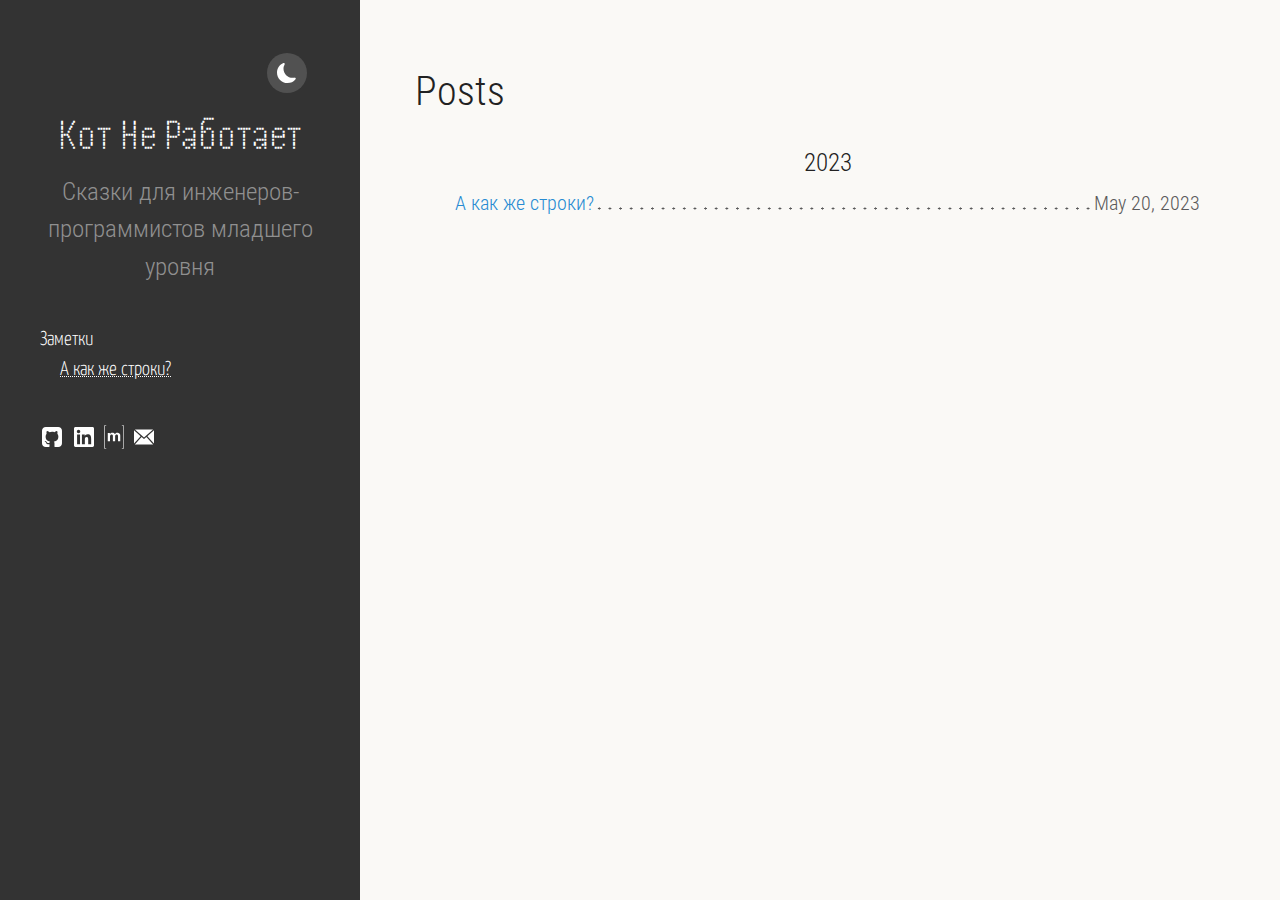
<file: posts/page/1/index.html>
<!doctype html><html lang=ru-ru><head><title>https://rokkerruslan.github.io/posts/</title><link rel=canonical href=https://rokkerruslan.github.io/posts/><meta name=robots content="noindex"><meta charset=utf-8><meta http-equiv=refresh content="0; url=https://rokkerruslan.github.io/posts/"></head></html>
</file>
